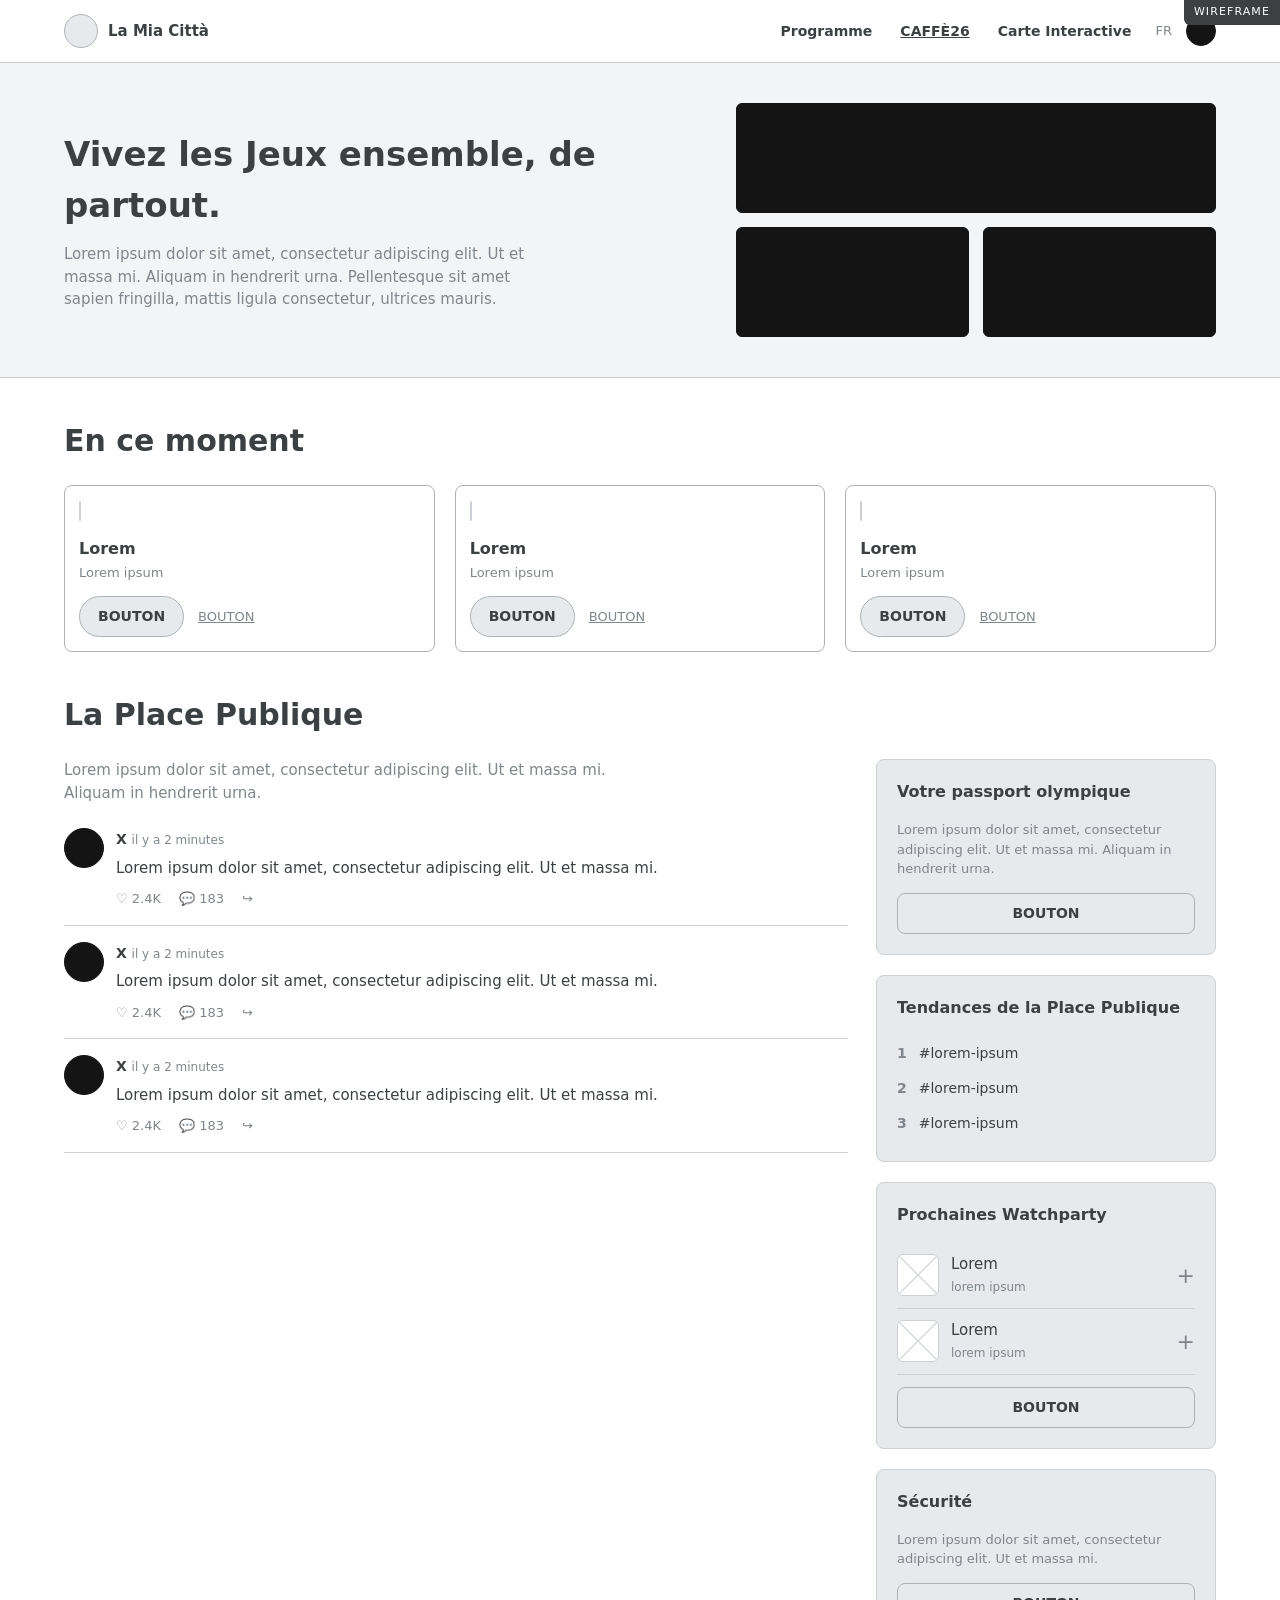
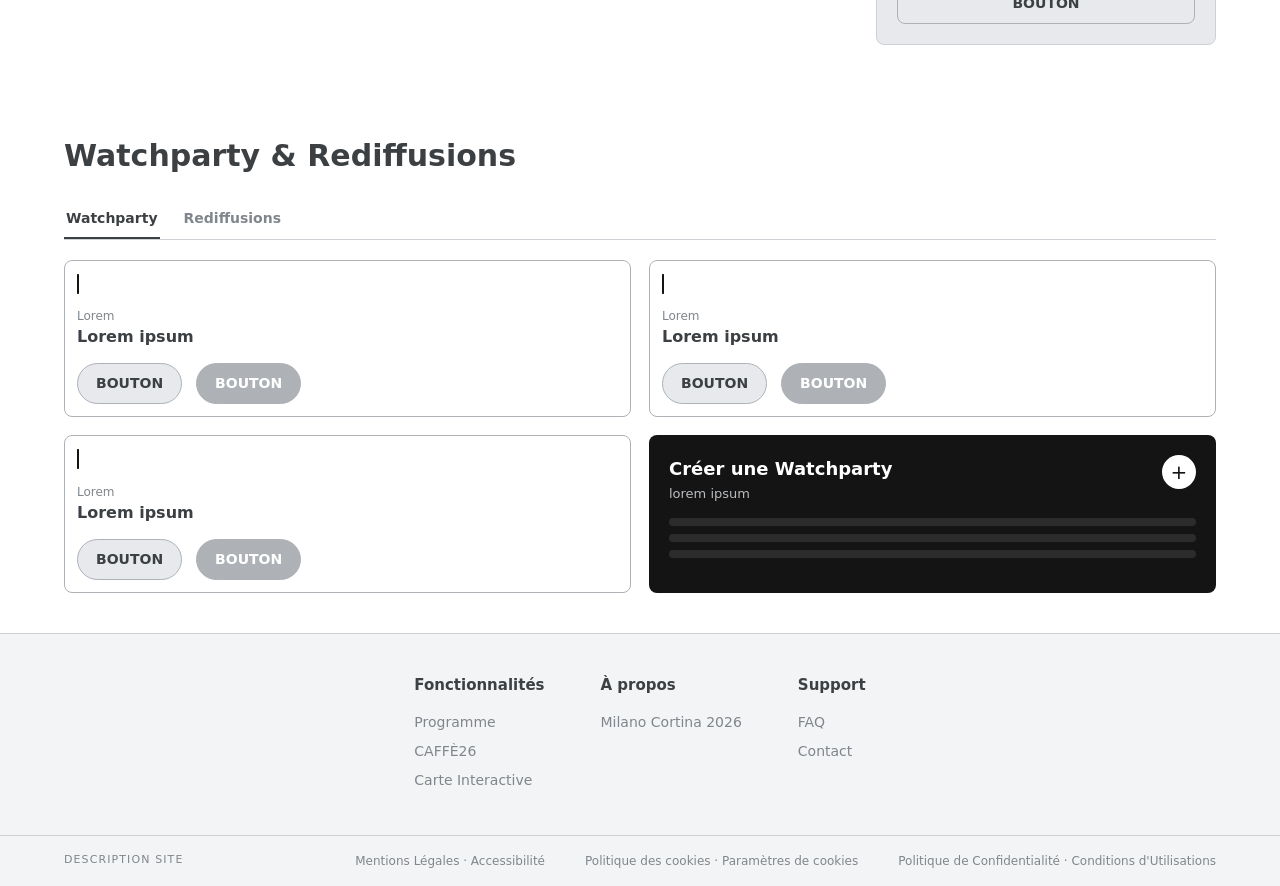
<file: caffe26-wireframe.html>
<!doctype html>
<html lang="fr">
<head>
  <meta charset="utf-8" />
  <meta name="viewport" content="width=device-width, initial-scale=1" />
  <title>CAFFÈ26 — La Place Publique (Wireframe)</title>
  <link rel="stylesheet" href="css/wireframe.css" />
</head>
<body>
  <span class="wf-flag">Wireframe</span>

  <!-- ===== HEADER ===== -->
  <header class="wf-header">
    <div class="wf-wrap wf-header__inner">
      <a class="wf-logo" href="index.html"><span class="wf-circle"></span> La Mia Città</a>
      <nav class="wf-nav">
        <a href="programme.html">Programme</a>
        <a href="caffe26.html" aria-current="page">CAFFÈ26</a>
        <a href="carte.html">Carte Interactive</a>
      </nav>
      <div class="wf-header__actions">
        <span class="wf-muted" style="font-size:13px">FR</span>
        <span class="wf-circle" style="background:#141414;border-color:#141414"></span>
      </div>
    </div>
  </header>

  <!-- ===== HÉRO ===== -->
  <section class="wf-hero">
    <div class="wf-wrap wf-hero__inner">
      <div class="wf-hero__text">
        <h1>Vivez les Jeux ensemble, de partout.</h1>
        <p>Lorem ipsum dolor sit amet, consectetur adipiscing elit. Ut et massa mi. Aliquam in hendrerit urna. Pellentesque sit amet sapien fringilla, mattis ligula consectetur, ultrices mauris.</p>
      </div>
      <div class="wf-hero__cluster">
        <span class="wf-img wf-img--dark"></span>
        <span class="wf-img wf-img--dark"></span>
        <span class="wf-img wf-img--dark"></span>
      </div>
    </div>
  </section>

  <!-- ===== EN CE MOMENT ===== -->
  <section class="wf-wrap wf-section">
    <h2 class="wf-h2">En ce moment</h2>
    <div class="wf-cards3">
      <article class="wf-box wf-mediacard">
        <span class="wf-img"></span>
        <h4>Lorem</h4>
        <p class="wf-muted" style="margin:0;font-size:13px">Lorem ipsum</p>
        <div class="wf-btnrow"><a class="wf-btn" href="#">BOUTON</a><a class="wf-link" href="#">BOUTON</a></div>
      </article>
      <article class="wf-box wf-mediacard">
        <span class="wf-img"></span>
        <h4>Lorem</h4>
        <p class="wf-muted" style="margin:0;font-size:13px">Lorem ipsum</p>
        <div class="wf-btnrow"><a class="wf-btn" href="#">BOUTON</a><a class="wf-link" href="#">BOUTON</a></div>
      </article>
      <article class="wf-box wf-mediacard">
        <span class="wf-img"></span>
        <h4>Lorem</h4>
        <p class="wf-muted" style="margin:0;font-size:13px">Lorem ipsum</p>
        <div class="wf-btnrow"><a class="wf-btn" href="#">BOUTON</a><a class="wf-link" href="#">BOUTON</a></div>
      </article>
    </div>
  </section>

  <!-- ===== LA PLACE PUBLIQUE (2 colonnes) ===== -->
  <section class="wf-wrap">
    <h2 class="wf-h2">La Place Publique</h2>
    <div class="wf-grid" style="margin-top:0">

      <!-- Fil de posts -->
      <div class="wf-col">
        <p class="wf-muted" style="margin:0 0 8px;max-width:60ch">Lorem ipsum dolor sit amet, consectetur adipiscing elit. Ut et massa mi. Aliquam in hendrerit urna.</p>

        <article class="wf-post">
          <span class="wf-circle" style="background:#141414;border-color:#141414"></span>
          <div>
            <span class="wf-post__name">X</span> <span class="wf-post__time">il y a 2 minutes</span>
            <p style="margin:6px 0 0">Lorem ipsum dolor sit amet, consectetur adipiscing elit. Ut et massa mi.</p>
            <div class="wf-post__meta"><span>♡ 2.4K</span><span>💬 183</span><span>↪</span></div>
          </div>
        </article>
        <article class="wf-post">
          <span class="wf-circle" style="background:#141414;border-color:#141414"></span>
          <div>
            <span class="wf-post__name">X</span> <span class="wf-post__time">il y a 2 minutes</span>
            <p style="margin:6px 0 0">Lorem ipsum dolor sit amet, consectetur adipiscing elit. Ut et massa mi.</p>
            <div class="wf-post__meta"><span>♡ 2.4K</span><span>💬 183</span><span>↪</span></div>
          </div>
        </article>
        <article class="wf-post">
          <span class="wf-circle" style="background:#141414;border-color:#141414"></span>
          <div>
            <span class="wf-post__name">X</span> <span class="wf-post__time">il y a 2 minutes</span>
            <p style="margin:6px 0 0">Lorem ipsum dolor sit amet, consectetur adipiscing elit. Ut et massa mi.</p>
            <div class="wf-post__meta"><span>♡ 2.4K</span><span>💬 183</span><span>↪</span></div>
          </div>
        </article>
      </div>

      <!-- Sidebar -->
      <aside class="wf-side">
        <div class="wf-box wf-card wf-card--fill">
          <h3>Votre passport olympique</h3>
          <p class="wf-muted" style="margin:0 0 14px;font-size:13px">Lorem ipsum dolor sit amet, consectetur adipiscing elit. Ut et massa mi. Aliquam in hendrerit urna.</p>
          <a class="wf-btn wf-btn--block wf-btn--sq" href="#">BOUTON</a>
        </div>

        <div class="wf-box wf-card wf-card--fill">
          <h3>Tendances de la Place Publique</h3>
          <div class="wf-rank"><b>1</b> #lorem-ipsum</div>
          <div class="wf-rank"><b>2</b> #lorem-ipsum</div>
          <div class="wf-rank"><b>3</b> #lorem-ipsum</div>
        </div>

        <div class="wf-box wf-card wf-card--fill">
          <h3>Prochaines Watchparty</h3>
          <div class="wf-wp-row"><span class="wf-img" style="background:#fff"></span> <span>Lorem<br><span class="wf-muted" style="font-size:12px">lorem ipsum</span></span> <span class="wf-wp-row__plus">+</span></div>
          <div class="wf-wp-row"><span class="wf-img" style="background:#fff"></span> <span>Lorem<br><span class="wf-muted" style="font-size:12px">lorem ipsum</span></span> <span class="wf-wp-row__plus">+</span></div>
          <a class="wf-btn wf-btn--block wf-btn--sq" href="#" style="margin-top:12px">BOUTON</a>
        </div>

        <div class="wf-box wf-card wf-card--fill">
          <h3>Sécurité</h3>
          <p class="wf-muted" style="margin:0 0 14px;font-size:13px">Lorem ipsum dolor sit amet, consectetur adipiscing elit. Ut et massa mi.</p>
          <a class="wf-btn wf-btn--block wf-btn--sq" href="#">BOUTON</a>
        </div>
      </aside>
    </div>
  </section>

  <!-- ===== WATCHPARTY & REDIFFUSIONS ===== -->
  <section class="wf-wrap wf-section">
    <h2 class="wf-h2">Watchparty &amp; Rediffusions</h2>
    <div class="wf-tabs">
      <a href="#" aria-current="page">Watchparty</a>
      <a href="#">Rediffusions</a>
    </div>
    <div class="wf-vidgrid">
      <article class="wf-box wf-vidcard">
        <span class="wf-img wf-img--dark"><span class="wf-live">● LIVE</span></span>
        <p class="wf-muted" style="margin:12px 0 0;font-size:12px">Lorem</p>
        <h4 style="font-size:16px">Lorem ipsum</h4>
        <div class="wf-btnrow"><a class="wf-btn" href="#">BOUTON</a><a class="wf-btn wf-btn--solid" href="#">BOUTON</a></div>
      </article>
      <article class="wf-box wf-vidcard">
        <span class="wf-img wf-img--dark"><span class="wf-live">● LIVE</span></span>
        <p class="wf-muted" style="margin:12px 0 0;font-size:12px">Lorem</p>
        <h4 style="font-size:16px">Lorem ipsum</h4>
        <div class="wf-btnrow"><a class="wf-btn" href="#">BOUTON</a><a class="wf-btn wf-btn--solid" href="#">BOUTON</a></div>
      </article>
      <article class="wf-box wf-vidcard">
        <span class="wf-img wf-img--dark"><span class="wf-live">● LIVE</span></span>
        <p class="wf-muted" style="margin:12px 0 0;font-size:12px">Lorem</p>
        <h4 style="font-size:16px">Lorem ipsum</h4>
        <div class="wf-btnrow"><a class="wf-btn" href="#">BOUTON</a><a class="wf-btn wf-btn--solid" href="#">BOUTON</a></div>
      </article>
      <article class="wf-darkcard">
        <div style="display:flex;align-items:flex-start;gap:12px">
          <div>
            <h4>Créer une Watchparty</h4>
            <p class="wf-muted" style="margin:2px 0 0;font-size:13px">lorem ipsum</p>
          </div>
          <span class="wf-plus" style="margin-left:auto">+</span>
        </div>
        <div class="wf-darkcard__lines"><span></span><span></span><span></span></div>
      </article>
    </div>
  </section>

  <!-- ===== FOOTER ===== -->
  <footer class="wf-footer">
    <div class="wf-wrap wf-footer__inner">
      <div class="wf-footer__cols" style="margin-inline:auto">
        <div class="wf-footer__col">
          <h4>Fonctionnalités</h4>
          <a href="programme.html">Programme</a>
          <a href="caffe26.html">CAFFÈ26</a>
          <a href="carte.html">Carte Interactive</a>
        </div>
        <div class="wf-footer__col">
          <h4>À propos</h4>
          <a href="#">Milano Cortina 2026</a>
        </div>
        <div class="wf-footer__col">
          <h4>Support</h4>
          <a href="#">FAQ</a>
          <a href="mailto:contact@lamiacitta.fr">Contact</a>
        </div>
      </div>
    </div>
    <div class="wf-legal">
      <div class="wf-wrap wf-legal__inner" style="justify-content:space-between">
        <span class="wf-muted" style="font-size:11px;text-transform:uppercase;letter-spacing:.1em">Description site</span>
        <span style="display:flex;gap:40px;flex-wrap:wrap">
          <span>Mentions Légales · Accessibilité</span>
          <span>Politique des cookies · Paramètres de cookies</span>
          <span>Politique de Confidentialité · Conditions d'Utilisations</span>
        </span>
      </div>
    </div>
  </footer>
</body>
</html>
</file>
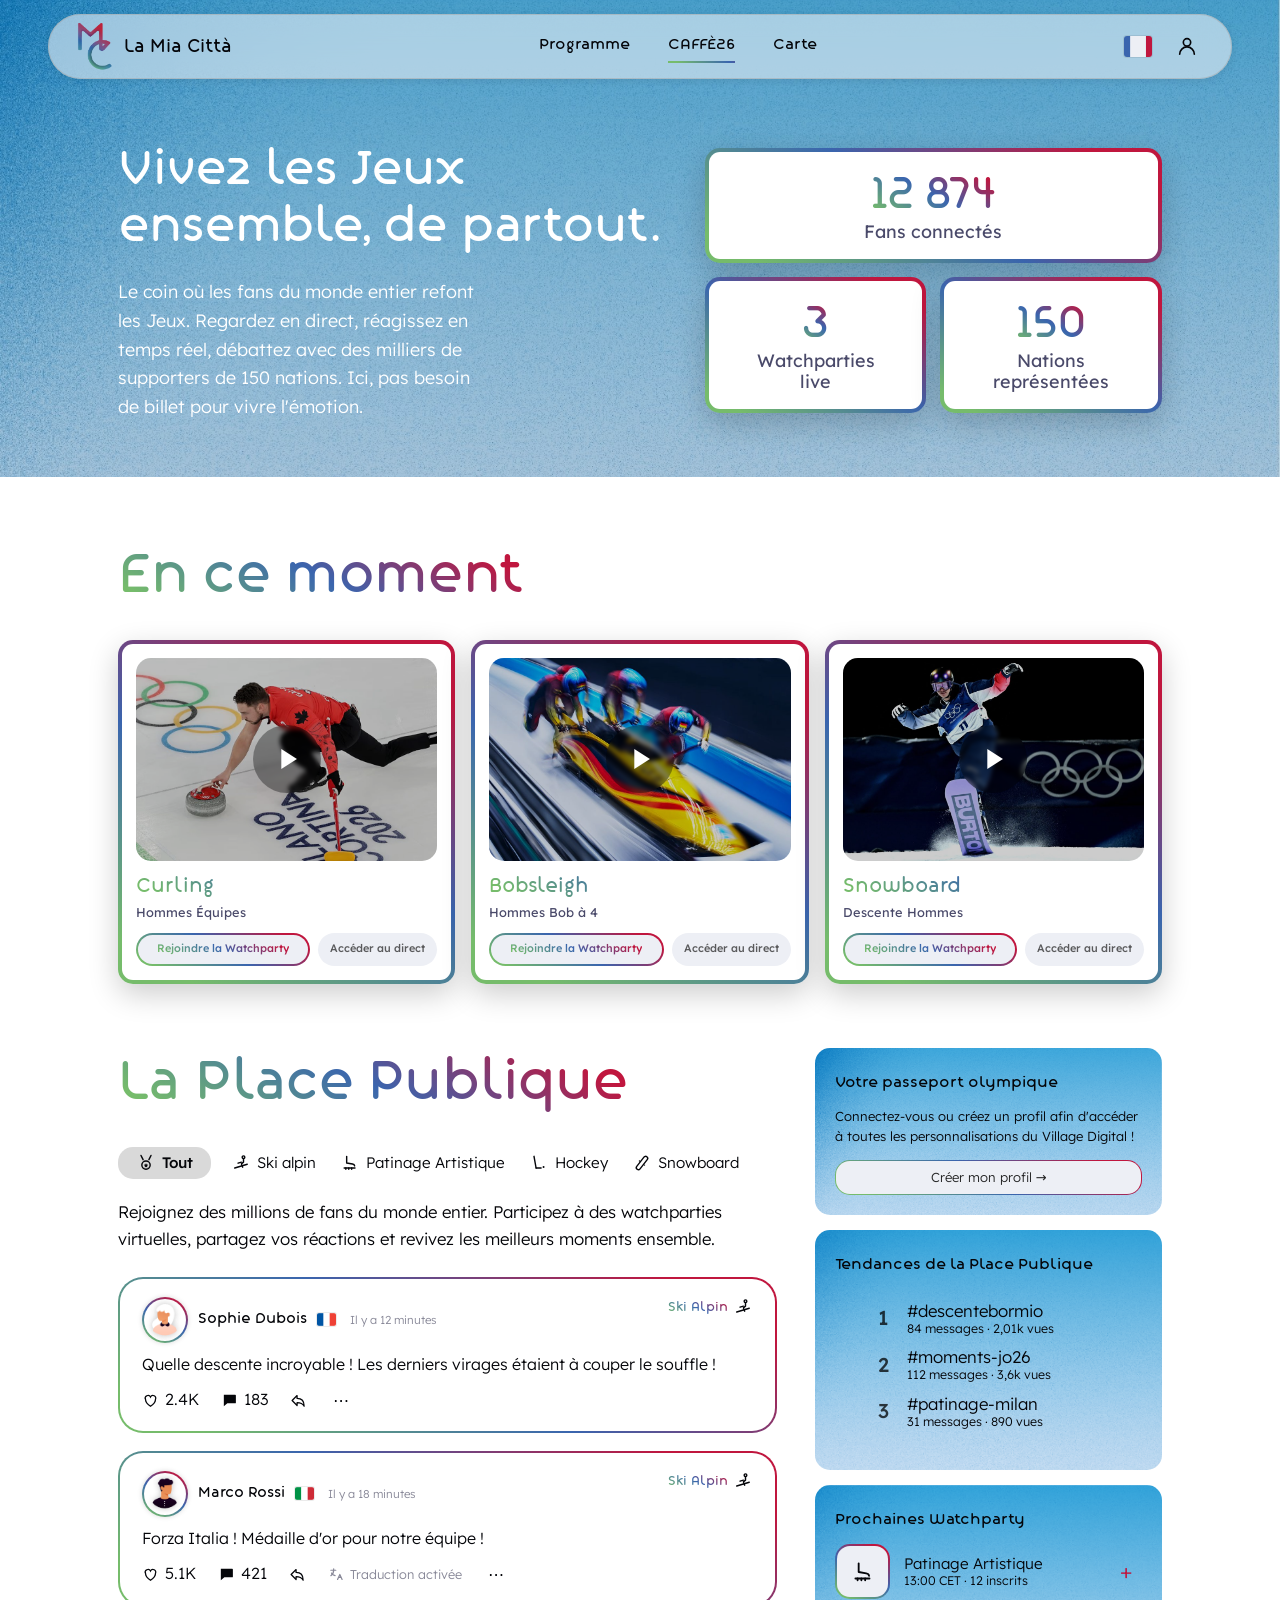
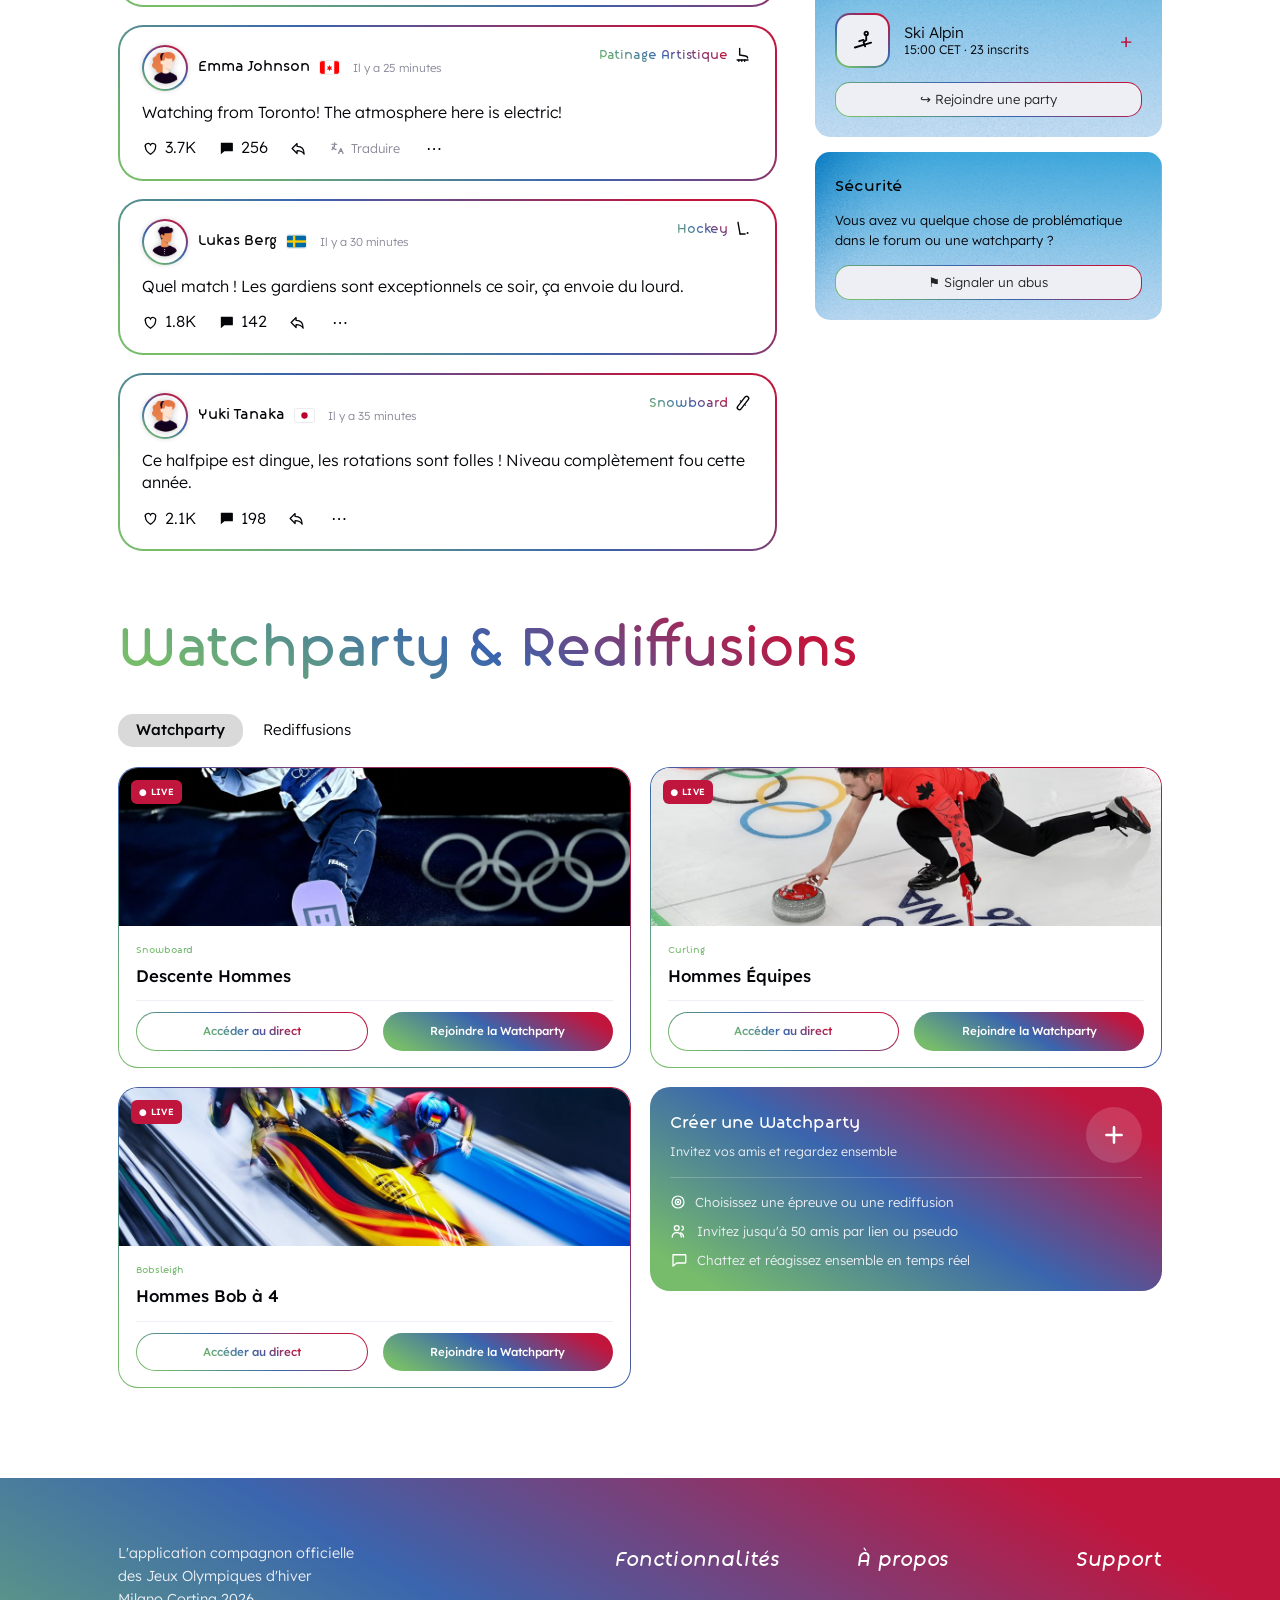
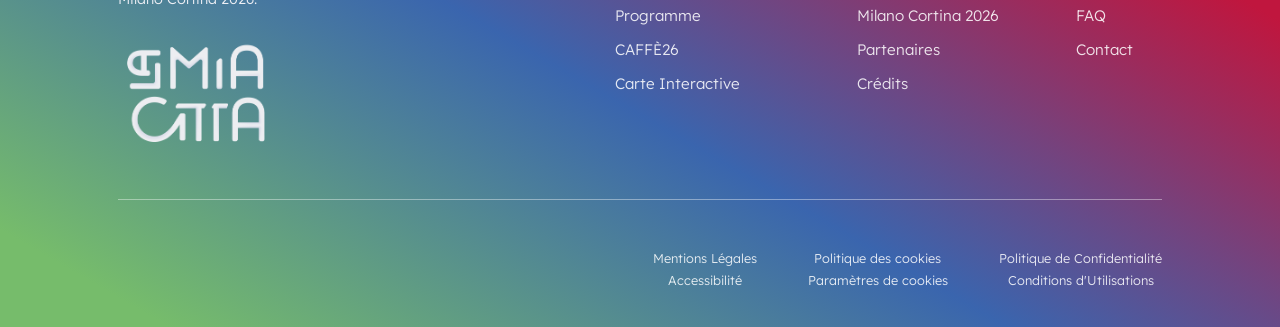
<file: caffe26.html>
<!doctype html>
<html lang="fr">
<head>
  <meta charset="utf-8" />
  <meta name="viewport" content="width=device-width, initial-scale=1" />
  <title>Le CAFFÈ26 · La Mia Città</title>
  <meta name="description" content="Le CAFFÈ26 : le coin où les fans du monde entier refont les Jeux. Watchparties en direct, réactions en temps réel et forums de la communauté Milano Cortina 2026." />

  <link rel="preconnect" href="https://fonts.googleapis.com" />
  <link rel="preconnect" href="https://fonts.gstatic.com" crossorigin />
  <link href="https://fonts.googleapis.com/css2?family=Lexend:wght@300;400;500;600;700&display=swap" rel="stylesheet" />
  <link rel="stylesheet" href="css/styles.css?v=13" />
</head>
<body>

  <!-- Dégradé de marque réutilisable pour les tracés d'icônes (SVG stroke/fill) -->
  <svg width="0" height="0" style="position:absolute" aria-hidden="true" focusable="false">
    <defs>
      <linearGradient id="mcGrad" x1="0" y1="0" x2="1" y2="1">
        <stop offset="0%" stop-color="#c0163e" />
        <stop offset="22%" stop-color="#9c2b5c" />
        <stop offset="40%" stop-color="#74437e" />
        <stop offset="60%" stop-color="#3a65ae" />
        <stop offset="80%" stop-color="#58918c" />
        <stop offset="100%" stop-color="#76bc6b" />
      </linearGradient>
    </defs>
  </svg>

  <!-- ===== HEADER (partial — « CAFFÈ26 » actif) ===== -->
  <div class="mc-navwrap">
    <header class="mc-nav">
      <a class="mc-nav__brand" href="index.html" aria-label="La Mia Città, accueil">
        <img class="mc-nav__logo" src="assets/img/logo-header.png" alt="" width="64" height="46" />
        <span class="mc-nav__name">La Mia Città</span>
      </a>
      <nav class="mc-nav__links" aria-label="Navigation principale">
        <a href="programme.html">Programme</a>
        <a href="caffe26.html" aria-current="page">CAFFÈ26</a>
        <a href="carte.html">Carte</a>
      </nav>
      <div class="mc-nav__actions">
        <img class="mc-nav__flag" src="assets/img/flag-fr.svg" alt="Français" width="31" height="24" />
        <a class="mc-iconbtn" data-account href="onboarding.html" aria-label="Mon compte">
          <svg viewBox="0 0 24 24" width="22" height="22" fill="none" stroke="currentColor" stroke-width="1.8" stroke-linecap="round" stroke-linejoin="round"><circle cx="12" cy="8" r="4" /><path d="M4 21a8 8 0 0 1 16 0" /></svg>
        </a>
      </div>
    </header>
  </div>

  <main class="mc-page mc-cf">

      <!-- =================================================================
           HÉRO — carte bleue pleine largeur « Vivez les Jeux ensemble »
           ================================================================= -->
      <section class="mc-cf-hero">
        <div class="mc-cf-hero__card">
          <img class="mc-cf-hero__bg" src="assets/img/caffe/hero-card.jpg" alt="" aria-hidden="true" />
          <div class="mc-cf-hero__inner">
            <div class="mc-cf-hero__text">
              <h1 class="mc-cf-hero__title">Vivez les Jeux ensemble, de partout.</h1>
              <p class="mc-cf-hero__lead">Le coin où les fans du monde entier refont les Jeux. Regardez en direct, réagissez en temps réel, débattez avec des milliers de supporters de 150 nations. Ici, pas besoin de billet pour vivre l'émotion.</p>
            </div>
            <div class="mc-cf-stats">
              <div class="mc-cf-stat" style="--b:#3a65ae">
                <span class="mc-cf-stat__num mc-grad-text">12 874</span>
                <span class="mc-cf-stat__lbl">Fans connectés</span>
              </div>
              <div class="mc-cf-stat" style="--b:#58918c">
                <span class="mc-cf-stat__num mc-grad-text">3</span>
                <span class="mc-cf-stat__lbl">Watchparties<br />live</span>
              </div>
              <div class="mc-cf-stat" style="--b:#74437e">
                <span class="mc-cf-stat__num mc-grad-text">150</span>
                <span class="mc-cf-stat__lbl">Nations<br />représentées</span>
              </div>
            </div>
          </div>
        </div>
      </section>

    <div class="mc-wrap">

      <!-- =================================================================
           EN CE MOMENT — 3 épreuves en direct
           ================================================================= -->
      <section class="mc-cf-section" id="en-ce-moment">
        <h2 class="mc-h2 mc-grad-text">En ce moment</h2>
        <div class="mc-cf-now">
          <article class="mc-cf-nowcard">
            <a class="mc-cf-nowcard__media" href="#">
              <img src="assets/img/caffe/curling.jpg" alt="Curling (Hommes Équipes)" />
              <span class="mc-cf-play" aria-hidden="true">
                <svg viewBox="0 0 24 24" width="34" height="34" fill="#fff"><path d="M8 5v14l11-7z"/></svg>
              </span>
            </a>
            <h3 class="mc-cf-nowcard__sport mc-grad-text">Curling</h3>
            <p class="mc-cf-nowcard__sub">Hommes Équipes</p>
            <div class="mc-cf-nowcard__btns">
              <a class="mc-cf-btn mc-cf-btn--outline" href="watchparty.html"><span class="mc-grad-text">Rejoindre la Watchparty</span></a>
              <a class="mc-cf-btn mc-cf-btn--ghost" href="direct.html">Accéder au direct</a>
            </div>
          </article>

          <article class="mc-cf-nowcard">
            <a class="mc-cf-nowcard__media" href="#">
              <img src="assets/img/caffe/bobsleigh.jpg" alt="Bobsleigh (Hommes Bob à 4)" />
              <span class="mc-cf-play" aria-hidden="true">
                <svg viewBox="0 0 24 24" width="34" height="34" fill="#fff"><path d="M8 5v14l11-7z"/></svg>
              </span>
            </a>
            <h3 class="mc-cf-nowcard__sport mc-grad-text">Bobsleigh</h3>
            <p class="mc-cf-nowcard__sub">Hommes Bob à 4</p>
            <div class="mc-cf-nowcard__btns">
              <a class="mc-cf-btn mc-cf-btn--outline" href="watchparty.html"><span class="mc-grad-text">Rejoindre la Watchparty</span></a>
              <a class="mc-cf-btn mc-cf-btn--ghost" href="direct.html">Accéder au direct</a>
            </div>
          </article>

          <article class="mc-cf-nowcard">
            <a class="mc-cf-nowcard__media" href="#">
              <img src="assets/img/caffe/snowboard.jpg" alt="Snowboard (Descente Hommes)" />
              <span class="mc-cf-play" aria-hidden="true">
                <svg viewBox="0 0 24 24" width="34" height="34" fill="#fff"><path d="M8 5v14l11-7z"/></svg>
              </span>
            </a>
            <h3 class="mc-cf-nowcard__sport mc-grad-text">Snowboard</h3>
            <p class="mc-cf-nowcard__sub">Descente Hommes</p>
            <div class="mc-cf-nowcard__btns">
              <a class="mc-cf-btn mc-cf-btn--outline" href="watchparty.html"><span class="mc-grad-text">Rejoindre la Watchparty</span></a>
              <a class="mc-cf-btn mc-cf-btn--ghost" href="direct.html">Accéder au direct</a>
            </div>
          </article>
        </div>
      </section>

      <!-- =================================================================
           LA PLACE PUBLIQUE — forum (gauche) + barre latérale (droite)
           ================================================================= -->
      <section class="mc-cf-section" id="place-publique">
        <div class="mc-cf-forum">
          <!-- Colonne forum -->
          <div class="mc-cf-forum__main">
            <h2 class="mc-h2 mc-grad-text">La Place Publique</h2>

            <div class="mc-cf-filters" id="forum-filters" role="tablist" aria-label="Filtrer par discipline">
              <button class="mc-cf-filter is-active" type="button" data-sport="all"><svg class="mc-spic" viewBox="0 0 24 24" fill="none" stroke="currentColor" stroke-width="1.7" stroke-linecap="round" stroke-linejoin="round"><path d="M8.5 8L6 3M15.5 8L18 3"/><circle cx="12" cy="14.5" r="5"/><path d="M12 12.3l.8 1.6 1.8.3-1.3 1.3.3 1.8-1.6-.9-1.6.9.3-1.8-1.3-1.3 1.8-.3z" fill="currentColor" stroke="none"/></svg> Tout</button>
              <button class="mc-cf-filter" type="button" data-sport="ski-alpin"><svg class="mc-spic" viewBox="0 0 24 24" fill="none" stroke="currentColor" stroke-width="1.7" stroke-linecap="round" stroke-linejoin="round"><circle cx="15" cy="5" r="1.6"/><path d="M15 7v4l-2.5 2 1.5 4"/><path d="M12.5 11l-4 1.2"/><path d="M4.5 18l15-4.5"/></svg> Ski alpin</button>
              <button class="mc-cf-filter" type="button" data-sport="patinage-artistique"><svg class="mc-spic" viewBox="0 0 24 24" fill="none" stroke="currentColor" stroke-width="1.7" stroke-linecap="round" stroke-linejoin="round"><path d="M8 4v8l7 1.2c1.4.25 2.4 1 2.6 2.3"/><path d="M5 18h13"/><path d="M7 18v1.6M10.5 18v1.6M14 18v1.6"/></svg> Patinage Artistique</button>
              <button class="mc-cf-filter" type="button" data-sport="hockey"><svg class="mc-spic" viewBox="0 0 24 24" fill="none" stroke="currentColor" stroke-width="1.7" stroke-linecap="round" stroke-linejoin="round"><path d="M6 4l2.5 14"/><path d="M8.5 18h6"/><circle cx="17.5" cy="16.8" r="1.2" fill="currentColor" stroke="none"/></svg> Hockey</button>
              <button class="mc-cf-filter" type="button" data-sport="snowboard"><svg class="mc-spic" viewBox="0 0 24 24" fill="none" stroke="currentColor" stroke-width="1.7" stroke-linecap="round" stroke-linejoin="round"><rect x="9.5" y="2.5" width="5" height="19" rx="2.5" transform="rotate(38 12 12)"/><circle cx="9" cy="9.5" r="0.85" fill="currentColor" stroke="none"/><circle cx="15" cy="14.5" r="0.85" fill="currentColor" stroke="none"/></svg> Snowboard</button>
            </div>

            <p class="mc-cf-forum__lead">Rejoignez des millions de fans du monde entier. Participez à des watchparties virtuelles, partagez vos réactions et revivez les meilleurs moments ensemble.</p>

            <div class="mc-cf-comments">
              <!-- Commentaire 1 -->
              <article class="mc-cf-comment" data-sport="ski-alpin">
                <span class="mc-cf-comment__sport"><span class="mc-grad-text">Ski Alpin</span> <svg class="mc-spic" viewBox="0 0 24 24" fill="none" stroke="currentColor" stroke-width="1.7" stroke-linecap="round" stroke-linejoin="round" aria-hidden="true"><circle cx="15" cy="5" r="1.6"/><path d="M15 7v4l-2.5 2 1.5 4"/><path d="M12.5 11l-4 1.2"/><path d="M4.5 18l15-4.5"/></svg></span>
                <div class="mc-cf-comment__head">
                  <span class="mc-avatar"><img src="assets/img/av/sophie.png" alt="" /></span>
                  <span class="mc-cf-comment__name">Sophie Dubois</span>
                  <svg class="mc-flagimg" viewBox="0 0 3 2" role="img" aria-label="France"><rect width="3" height="2" fill="#fff"/><rect width="1" height="2" fill="#0055A4"/><rect width="1" height="2" x="2" fill="#EF4135"/></svg>
                  <time>Il y a 12 minutes</time>
                </div>
                <p class="mc-cf-comment__msg">Quelle descente incroyable ! Les derniers virages étaient à couper le souffle !</p>
                <footer class="mc-cf-comment__meta">
                  <input type="checkbox" id="cf-like-1" class="mc-cf-likecb" hidden />
                  <label class="mc-cf-like" for="cf-like-1" aria-label="J'aime">
                    <svg class="mc-ic" viewBox="0 0 24 24" fill="none" stroke="currentColor" stroke-width="1.8"><path d="M12 20s-7-4.5-7-9.5A3.5 3.5 0 0 1 12 7a3.5 3.5 0 0 1 7 3.5C19 15.5 12 20 12 20z"/></svg> 2.4K
                  </label>
                  <span class="mc-cf-comment__stat"><svg class="mc-ic" viewBox="0 0 24 24" fill="currentColor"><path d="M4 4h16a1 1 0 0 1 1 1v10a1 1 0 0 1-1 1H9l-5 4z"/></svg> 183</span>
                  <span class="mc-cf-comment__reply"><svg class="mc-ic" viewBox="0 0 24 24" fill="none" stroke="currentColor" stroke-width="1.8" stroke-linecap="round" stroke-linejoin="round"><path d="M10 9V5l-7 7 7 7v-4c5 0 8 1.5 10 5 0-7-3-11-10-11z"/></svg></span>
                </footer>
              </article>

              <!-- Commentaire 2 (traduction toggle) -->
              <article class="mc-cf-comment" data-sport="ski-alpin">
                <span class="mc-cf-comment__sport"><span class="mc-grad-text">Ski Alpin</span> <svg class="mc-spic" viewBox="0 0 24 24" fill="none" stroke="currentColor" stroke-width="1.7" stroke-linecap="round" stroke-linejoin="round" aria-hidden="true"><circle cx="15" cy="5" r="1.6"/><path d="M15 7v4l-2.5 2 1.5 4"/><path d="M12.5 11l-4 1.2"/><path d="M4.5 18l15-4.5"/></svg></span>
                <div class="mc-cf-comment__head">
                  <span class="mc-avatar"><img src="assets/img/av/marco.png" alt="" /></span>
                  <span class="mc-cf-comment__name">Marco Rossi</span>
                  <svg class="mc-flagimg" viewBox="0 0 3 2" role="img" aria-label="Italie"><rect width="1" height="2" fill="#009246"/><rect width="1" height="2" x="1" fill="#fff"/><rect width="1" height="2" x="2" fill="#CE2B37"/></svg>
                  <time>Il y a 18 minutes</time>
                </div>
                <input type="checkbox" id="cf-tr-marco" class="mc-tr" checked hidden />
                <p class="mc-cf-comment__msg mc-msg-orig" lang="it">Forza Italia! Oro per la nostra squadra!</p>
                <p class="mc-cf-comment__msg mc-msg-fr">Forza Italia ! Médaille d'or pour notre équipe !</p>
                <footer class="mc-cf-comment__meta">
                  <input type="checkbox" id="cf-like-2" class="mc-cf-likecb" hidden />
                  <label class="mc-cf-like" for="cf-like-2" aria-label="J'aime">
                    <svg class="mc-ic" viewBox="0 0 24 24" fill="none" stroke="currentColor" stroke-width="1.8"><path d="M12 20s-7-4.5-7-9.5A3.5 3.5 0 0 1 12 7a3.5 3.5 0 0 1 7 3.5C19 15.5 12 20 12 20z"/></svg> 5.1K
                  </label>
                  <span class="mc-cf-comment__stat"><svg class="mc-ic" viewBox="0 0 24 24" fill="currentColor"><path d="M4 4h16a1 1 0 0 1 1 1v10a1 1 0 0 1-1 1H9l-5 4z"/></svg> 421</span>
                  <span class="mc-cf-comment__reply"><svg class="mc-ic" viewBox="0 0 24 24" fill="none" stroke="currentColor" stroke-width="1.8" stroke-linecap="round" stroke-linejoin="round"><path d="M10 9V5l-7 7 7 7v-4c5 0 8 1.5 10 5 0-7-3-11-10-11z"/></svg></span>
                  <label class="mc-cf-translate" for="cf-tr-marco">
                    <svg class="mc-ic" viewBox="0 0 24 24" fill="none" stroke="currentColor" stroke-width="1.7" stroke-linecap="round" stroke-linejoin="round"><path d="M4 6h7M8 4v2c0 3.6-1.8 6.2-4 7.7"/><path d="M5 10c1 1.7 3 3.1 5 3.6"/><path d="M13.5 19l3.2-7 3.2 7M14.9 16.2h3.6"/></svg>
                    <span class="mc-tr-on">Traduction activée</span><span class="mc-tr-off">Traduire</span>
                  </label>
                </footer>
              </article>

              <!-- Commentaire 3 (traduction toggle) -->
              <article class="mc-cf-comment" data-sport="patinage-artistique">
                <span class="mc-cf-comment__sport"><span class="mc-grad-text">Patinage Artistique</span> <svg class="mc-spic" viewBox="0 0 24 24" fill="none" stroke="currentColor" stroke-width="1.7" stroke-linecap="round" stroke-linejoin="round" aria-hidden="true"><path d="M8 4v8l7 1.2c1.4.25 2.4 1 2.6 2.3"/><path d="M5 18h13"/><path d="M7 18v1.6M10.5 18v1.6M14 18v1.6"/></svg></span>
                <div class="mc-cf-comment__head">
                  <span class="mc-avatar"><img src="assets/img/av/emma.png" alt="" /></span>
                  <span class="mc-cf-comment__name">Emma Johnson</span>
                  <svg class="mc-flagimg" viewBox="0 0 3 2" role="img" aria-label="Canada"><rect width="3" height="2" fill="#fff"/><rect width="0.75" height="2" fill="#FF0000"/><rect width="0.75" height="2" x="2.25" fill="#FF0000"/><path d="M1.5 0.6l.12.28.3-.05-.18.26.18.26-.3-.05-.12.28-.12-.28-.3.05.18-.26-.18-.26.3.05z" fill="#FF0000"/></svg>
                  <time>Il y a 25 minutes</time>
                </div>
                <input type="checkbox" id="cf-tr-emma" class="mc-tr" hidden />
                <p class="mc-cf-comment__msg mc-msg-orig" lang="en">Watching from Toronto! The atmosphere here is electric!</p>
                <p class="mc-cf-comment__msg mc-msg-fr">Je regarde depuis Toronto ! L'ambiance ici est électrique !</p>
                <footer class="mc-cf-comment__meta">
                  <input type="checkbox" id="cf-like-3" class="mc-cf-likecb" hidden />
                  <label class="mc-cf-like" for="cf-like-3" aria-label="J'aime">
                    <svg class="mc-ic" viewBox="0 0 24 24" fill="none" stroke="currentColor" stroke-width="1.8"><path d="M12 20s-7-4.5-7-9.5A3.5 3.5 0 0 1 12 7a3.5 3.5 0 0 1 7 3.5C19 15.5 12 20 12 20z"/></svg> 3.7K
                  </label>
                  <span class="mc-cf-comment__stat"><svg class="mc-ic" viewBox="0 0 24 24" fill="currentColor"><path d="M4 4h16a1 1 0 0 1 1 1v10a1 1 0 0 1-1 1H9l-5 4z"/></svg> 256</span>
                  <span class="mc-cf-comment__reply"><svg class="mc-ic" viewBox="0 0 24 24" fill="none" stroke="currentColor" stroke-width="1.8" stroke-linecap="round" stroke-linejoin="round"><path d="M10 9V5l-7 7 7 7v-4c5 0 8 1.5 10 5 0-7-3-11-10-11z"/></svg></span>
                  <label class="mc-cf-translate" for="cf-tr-emma">
                    <svg class="mc-ic" viewBox="0 0 24 24" fill="none" stroke="currentColor" stroke-width="1.7" stroke-linecap="round" stroke-linejoin="round"><path d="M4 6h7M8 4v2c0 3.6-1.8 6.2-4 7.7"/><path d="M5 10c1 1.7 3 3.1 5 3.6"/><path d="M13.5 19l3.2-7 3.2 7M14.9 16.2h3.6"/></svg>
                    <span class="mc-tr-on">Traduction activée</span><span class="mc-tr-off">Traduire</span>
                  </label>
                </footer>
              </article>

              <!-- Commentaire 4 (Hockey) -->
              <article class="mc-cf-comment" data-sport="hockey">
                <span class="mc-cf-comment__sport"><span class="mc-grad-text">Hockey</span> <svg class="mc-spic" viewBox="0 0 24 24" fill="none" stroke="currentColor" stroke-width="1.7" stroke-linecap="round" stroke-linejoin="round" aria-hidden="true"><path d="M6 4l2.5 14"/><path d="M8.5 18h6"/><circle cx="17.5" cy="16.8" r="1.2" fill="currentColor" stroke="none"/></svg></span>
                <div class="mc-cf-comment__head">
                  <span class="mc-avatar"><img src="assets/img/av/marco.png" alt="" /></span>
                  <span class="mc-cf-comment__name">Lukas Berg</span>
                  <svg class="mc-flagimg" viewBox="0 0 16 10" role="img" aria-label="Suède"><rect width="16" height="10" fill="#006AA7"/><rect x="5" width="2" height="10" fill="#FECC00"/><rect y="4" width="16" height="2" fill="#FECC00"/></svg>
                  <time>Il y a 30 minutes</time>
                </div>
                <p class="mc-cf-comment__msg">Quel match ! Les gardiens sont exceptionnels ce soir, ça envoie du lourd.</p>
                <footer class="mc-cf-comment__meta">
                  <input type="checkbox" id="cf-like-4" class="mc-cf-likecb" hidden />
                  <label class="mc-cf-like" for="cf-like-4" aria-label="J'aime">
                    <svg class="mc-ic" viewBox="0 0 24 24" fill="none" stroke="currentColor" stroke-width="1.8"><path d="M12 20s-7-4.5-7-9.5A3.5 3.5 0 0 1 12 7a3.5 3.5 0 0 1 7 3.5C19 15.5 12 20 12 20z"/></svg> 1.8K
                  </label>
                  <span class="mc-cf-comment__stat"><svg class="mc-ic" viewBox="0 0 24 24" fill="currentColor"><path d="M4 4h16a1 1 0 0 1 1 1v10a1 1 0 0 1-1 1H9l-5 4z"/></svg> 142</span>
                  <span class="mc-cf-comment__reply"><svg class="mc-ic" viewBox="0 0 24 24" fill="none" stroke="currentColor" stroke-width="1.8" stroke-linecap="round" stroke-linejoin="round"><path d="M10 9V5l-7 7 7 7v-4c5 0 8 1.5 10 5 0-7-3-11-10-11z"/></svg></span>
                </footer>
              </article>

              <!-- Commentaire 5 (Snowboard) -->
              <article class="mc-cf-comment" data-sport="snowboard">
                <span class="mc-cf-comment__sport"><span class="mc-grad-text">Snowboard</span> <svg class="mc-spic" viewBox="0 0 24 24" fill="none" stroke="currentColor" stroke-width="1.7" stroke-linecap="round" stroke-linejoin="round" aria-hidden="true"><rect x="9.5" y="2.5" width="5" height="19" rx="2.5" transform="rotate(38 12 12)"/><circle cx="9" cy="9.5" r="0.85" fill="currentColor" stroke="none"/><circle cx="15" cy="14.5" r="0.85" fill="currentColor" stroke="none"/></svg></span>
                <div class="mc-cf-comment__head">
                  <span class="mc-avatar"><img src="assets/img/av/emma.png" alt="" /></span>
                  <span class="mc-cf-comment__name">Yuki Tanaka</span>
                  <svg class="mc-flagimg" viewBox="0 0 3 2" role="img" aria-label="Japon"><rect width="3" height="2" fill="#fff"/><circle cx="1.5" cy="1" r="0.5" fill="#BC002D"/></svg>
                  <time>Il y a 35 minutes</time>
                </div>
                <p class="mc-cf-comment__msg">Ce halfpipe est dingue, les rotations sont folles ! Niveau complètement fou cette année.</p>
                <footer class="mc-cf-comment__meta">
                  <input type="checkbox" id="cf-like-5" class="mc-cf-likecb" hidden />
                  <label class="mc-cf-like" for="cf-like-5" aria-label="J'aime">
                    <svg class="mc-ic" viewBox="0 0 24 24" fill="none" stroke="currentColor" stroke-width="1.8"><path d="M12 20s-7-4.5-7-9.5A3.5 3.5 0 0 1 12 7a3.5 3.5 0 0 1 7 3.5C19 15.5 12 20 12 20z"/></svg> 2.1K
                  </label>
                  <span class="mc-cf-comment__stat"><svg class="mc-ic" viewBox="0 0 24 24" fill="currentColor"><path d="M4 4h16a1 1 0 0 1 1 1v10a1 1 0 0 1-1 1H9l-5 4z"/></svg> 198</span>
                  <span class="mc-cf-comment__reply"><svg class="mc-ic" viewBox="0 0 24 24" fill="none" stroke="currentColor" stroke-width="1.8" stroke-linecap="round" stroke-linejoin="round"><path d="M10 9V5l-7 7 7 7v-4c5 0 8 1.5 10 5 0-7-3-11-10-11z"/></svg></span>
                </footer>
              </article>
            </div>
          </div>

          <!-- Barre latérale -->
          <aside class="mc-cf-side">
            <!-- Passeport -->
            <div class="mc-cf-sidecard">
              <h3 class="mc-cf-sidecard__title">Votre passeport olympique</h3>
              <p class="mc-cf-sidecard__text">Connectez-vous ou créez un profil afin d'accéder à toutes les personnalisations du Village Digital !</p>
              <a class="mc-cf-sidebtn" href="compte.html" data-login>Créer mon profil →</a>
            </div>

            <!-- Tendances -->
            <div class="mc-cf-sidecard">
              <h3 class="mc-cf-sidecard__title">Tendances de la Place Publique</h3>
              <ol class="mc-cf-trends">
                <li><span class="mc-cf-trends__n">1</span><span class="mc-cf-trends__b"><strong>#descentebormio</strong><small>84 messages · 2,01k vues</small></span></li>
                <li><span class="mc-cf-trends__n">2</span><span class="mc-cf-trends__b"><strong>#moments-jo26</strong><small>112 messages · 3,6k vues</small></span></li>
                <li><span class="mc-cf-trends__n">3</span><span class="mc-cf-trends__b"><strong>#patinage-milan</strong><small>31 messages · 890 vues</small></span></li>
              </ol>
            </div>

            <!-- Prochaines Watchparty -->
            <div class="mc-cf-sidecard">
              <h3 class="mc-cf-sidecard__title">Prochaines Watchparty</h3>
              <ul class="mc-cf-next">
                <li>
                  <span class="mc-cf-next__ic"><svg class="mc-spic" viewBox="0 0 24 24" fill="none" stroke="currentColor" stroke-width="1.7" stroke-linecap="round" stroke-linejoin="round" aria-hidden="true"><path d="M8 4v8l7 1.2c1.4.25 2.4 1 2.6 2.3"/><path d="M5 18h13"/><path d="M7 18v1.6M10.5 18v1.6M14 18v1.6"/></svg></span>
                  <span class="mc-cf-next__b"><strong>Patinage Artistique</strong><small>13:00 CET · 12 inscrits</small></span>
                  <a class="mc-cf-next__add" href="#" aria-label="Rejoindre">+</a>
                </li>
                <li>
                  <span class="mc-cf-next__ic"><svg class="mc-spic" viewBox="0 0 24 24" fill="none" stroke="currentColor" stroke-width="1.7" stroke-linecap="round" stroke-linejoin="round" aria-hidden="true"><circle cx="15" cy="5" r="1.6"/><path d="M15 7v4l-2.5 2 1.5 4"/><path d="M12.5 11l-4 1.2"/><path d="M4.5 18l15-4.5"/></svg></span>
                  <span class="mc-cf-next__b"><strong>Ski Alpin</strong><small>15:00 CET · 23 inscrits</small></span>
                  <a class="mc-cf-next__add" href="#" aria-label="Rejoindre">+</a>
                </li>
              </ul>
              <a class="mc-cf-sidebtn" href="direct.html">↪ Rejoindre une party</a>
            </div>

            <!-- Sécurité -->
            <div class="mc-cf-sidecard">
              <h3 class="mc-cf-sidecard__title">Sécurité</h3>
              <p class="mc-cf-sidecard__text">Vous avez vu quelque chose de problématique dans le forum ou une watchparty ?</p>
              <a class="mc-cf-sidebtn" href="#">⚑ Signaler un abus</a>
            </div>
          </aside>
        </div>
      </section>

      <!-- =================================================================
           WATCHPARTY & REDIFFUSIONS
           ================================================================= -->
      <section class="mc-cf-section" id="watchparty">
        <h2 class="mc-h2 mc-grad-text">Watchparty &amp; Rediffusions</h2>

        <div class="mc-cf-filters" role="tablist" aria-label="Type de contenu">
          <button class="mc-cf-filter is-active" type="button">Watchparty</button>
          <button class="mc-cf-filter mc-cf-filter--text" type="button">Rediffusions</button>
        </div>

        <div class="mc-cf-wp">
          <article class="mc-cf-wpcard">
            <div class="mc-cf-wpcard__media">
              <img src="assets/img/caffe/snowboard.jpg" alt="Snowboard (Descente Hommes)" />
              <span class="mc-cf-live">● LIVE</span>
            </div>
            <div class="mc-cf-wpcard__body">
              <p class="mc-cf-wpcard__sport mc-grad-text">Snowboard</p>
              <p class="mc-cf-wpcard__title">Descente Hommes</p>
              <hr class="mc-cf-wpcard__sep" />
              <div class="mc-cf-wpcard__btns">
                <a class="mc-cf-wpbtn mc-cf-wpbtn--outline" href="direct.html"><span class="mc-grad-text">Accéder au direct</span></a>
                <a class="mc-cf-wpbtn mc-cf-wpbtn--fill" href="watchparty.html">Rejoindre la Watchparty</a>
              </div>
            </div>
          </article>

          <article class="mc-cf-wpcard">
            <div class="mc-cf-wpcard__media">
              <img src="assets/img/caffe/curling.jpg" alt="Curling (Hommes Équipes)" />
              <span class="mc-cf-live">● LIVE</span>
            </div>
            <div class="mc-cf-wpcard__body">
              <p class="mc-cf-wpcard__sport mc-grad-text">Curling</p>
              <p class="mc-cf-wpcard__title">Hommes Équipes</p>
              <hr class="mc-cf-wpcard__sep" />
              <div class="mc-cf-wpcard__btns">
                <a class="mc-cf-wpbtn mc-cf-wpbtn--outline" href="direct.html"><span class="mc-grad-text">Accéder au direct</span></a>
                <a class="mc-cf-wpbtn mc-cf-wpbtn--fill" href="watchparty.html">Rejoindre la Watchparty</a>
              </div>
            </div>
          </article>

          <article class="mc-cf-wpcard">
            <div class="mc-cf-wpcard__media">
              <img src="assets/img/caffe/bobsleigh.jpg" alt="Bobsleigh (Hommes Bob à 4)" />
              <span class="mc-cf-live">● LIVE</span>
            </div>
            <div class="mc-cf-wpcard__body">
              <p class="mc-cf-wpcard__sport mc-grad-text">Bobsleigh</p>
              <p class="mc-cf-wpcard__title">Hommes Bob à 4</p>
              <hr class="mc-cf-wpcard__sep" />
              <div class="mc-cf-wpcard__btns">
                <a class="mc-cf-wpbtn mc-cf-wpbtn--outline" href="direct.html"><span class="mc-grad-text">Accéder au direct</span></a>
                <a class="mc-cf-wpbtn mc-cf-wpbtn--fill" href="watchparty.html">Rejoindre la Watchparty</a>
              </div>
            </div>
          </article>

          <!-- Carte « créer » en dégradé -->
          <article class="mc-cf-create">
            <div class="mc-cf-create__head">
              <div>
                <h3 class="mc-cf-create__title">Créer une Watchparty</h3>
                <p class="mc-cf-create__sub">Invitez vos amis et regardez ensemble</p>
              </div>
              <a class="mc-cf-create__plus" href="watchparty-privee.html" aria-label="Créer une watchparty"><svg viewBox="0 0 24 24" width="26" height="26" fill="none" stroke="currentColor" stroke-width="2.4" stroke-linecap="round"><path d="M12 5v14M5 12h14"/></svg></a>
            </div>
            <hr class="mc-cf-create__sep" />
            <ul class="mc-cf-create__list">
              <li>
                <svg viewBox="0 0 24 24" width="16" height="16" fill="none" stroke="#fff" stroke-width="1.8" stroke-linecap="round" stroke-linejoin="round"><circle cx="12" cy="12" r="9"/><circle cx="12" cy="12" r="4"/><circle cx="12" cy="12" r="1" fill="#fff"/></svg>
                Choisissez une épreuve ou une rediffusion
              </li>
              <li>
                <svg viewBox="0 0 24 24" width="18" height="18" fill="none" stroke="#fff" stroke-width="1.8" stroke-linecap="round" stroke-linejoin="round"><circle cx="9" cy="8" r="3.2"/><path d="M3 20a6 6 0 0 1 12 0"/><path d="M16 5.5a3 3 0 0 1 0 5.5M18 20a6 6 0 0 0-4-5.6"/></svg>
                Invitez jusqu'à 50 amis par lien ou pseudo
              </li>
              <li>
                <svg viewBox="0 0 24 24" width="18" height="18" fill="none" stroke="#fff" stroke-width="1.8" stroke-linecap="round" stroke-linejoin="round"><path d="M4 5h16a1 1 0 0 1 1 1v9a1 1 0 0 1-1 1H9l-5 4V6a1 1 0 0 1 1-1z"/></svg>
                Chattez et réagissez ensemble en temps réel
              </li>
            </ul>
          </article>
        </div>
      </section>

    </div>
  </main>

  <!-- ===== FOOTER (partial) ===== -->
  <footer class="mc-footer">
    <div class="mc-wrap mc-footer__inner">
      <div class="mc-footer__top">
        <div class="mc-footer__brand">
          <p class="mc-footer__tagline">L'application compagnon officielle des Jeux Olympiques d'hiver Milano Cortina 2026.</p>
          <img class="mc-footer__logo" src="assets/img/logo-footer.png" alt="Mia Città" />
        </div>
        <div class="mc-footer__cols">
          <nav class="mc-footer__col" aria-label="Fonctionnalités">
            <h4>Fonctionnalités</h4>
            <a href="programme.html">Programme</a><a href="caffe26.html">CAFFÈ26</a><a href="carte.html">Carte Interactive</a>
          </nav>
          <nav class="mc-footer__col" aria-label="À propos">
            <h4>À propos</h4>
            <a href="#">Milano Cortina 2026</a><a href="#">Partenaires</a><a href="credits.html">Crédits</a>
          </nav>
          <nav class="mc-footer__col" aria-label="Support">
            <h4>Support</h4>
            <a href="#">FAQ</a><a href="mailto:contact@lamiacitta.fr">Contact</a>
          </nav>
        </div>
      </div>
      <hr class="mc-footer__line" />
      <div class="mc-footer__legal">
        <p>Mentions Légales<br />Accessibilité</p>
        <p>Politique des cookies<br />Paramètres de cookies</p>
        <p>Politique de Confidentialité<br />Conditions d'Utilisations</p>
      </div>
    </div>
  </footer>

  <script>
    // Filtres du forum (La Place Publique) : affichent les commentaires du sport choisi.
    (function () {
      var grp = document.getElementById('forum-filters');
      if (grp) {
        var btns = [].slice.call(grp.querySelectorAll('.mc-cf-filter[data-sport]'));
        var comments = [].slice.call(document.querySelectorAll('.mc-cf-comment'));
        btns.forEach(function (btn) {
          btn.addEventListener('click', function () {
            btns.forEach(function (b) { b.classList.remove('is-active'); });
            btn.classList.add('is-active');
            var s = btn.getAttribute('data-sport');
            comments.forEach(function (c) {
              c.hidden = !(s === 'all' || c.getAttribute('data-sport') === s);
            });
          });
        });
      }
      // Onglets Watchparty / Rediffusions : bascule l'état actif.
      [].forEach.call(document.querySelectorAll('.mc-cf-filters[aria-label="Type de contenu"]'), function (group) {
        var tabs = [].slice.call(group.querySelectorAll('.mc-cf-filter'));
        tabs.forEach(function (t) {
          t.addEventListener('click', function () {
            tabs.forEach(function (x) { x.classList.remove('is-active'); });
            t.classList.add('is-active');
          });
        });
      });
    })();
  </script>
  <script src="assets/comments.js?v=13" defer></script>
  <script src="assets/i18n.js?v=13" defer></script>
  <script src="assets/auth.js?v=13" defer></script>
</body>
</html>
</file>
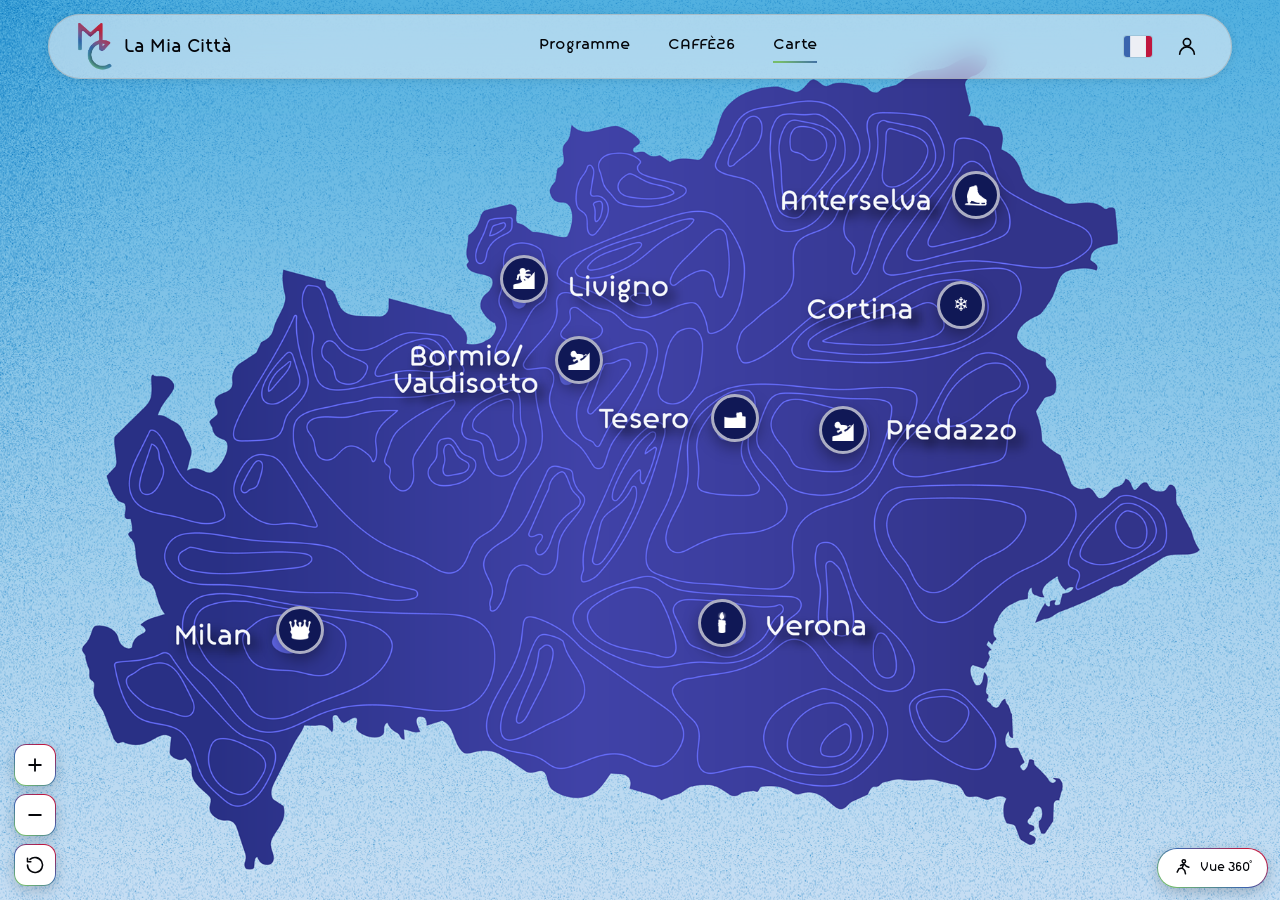
<file: carte.html>
<!doctype html>
<html lang="fr">
<head>
  <meta charset="utf-8" />
  <meta name="viewport" content="width=device-width, initial-scale=1" />
  <title>Carte Interactive · La Mia Città</title>
  <meta name="description" content="Explorez les villes hôtes de Milano Cortina 2026 sur la carte interactive et basculez en vue street view immersive." />

  <link rel="preconnect" href="https://fonts.googleapis.com" />
  <link rel="preconnect" href="https://fonts.gstatic.com" crossorigin />
  <link href="https://fonts.googleapis.com/css2?family=Lexend:wght@300;400;500;600&display=swap" rel="stylesheet" />
  <link rel="stylesheet" href="css/styles.css?v=13" />
</head>
<body class="mc-body--app">

  <!-- ===== HEADER (copie du partial — « Carte » actif) ===== -->
  <div class="mc-navwrap">
    <header class="mc-nav">
      <a class="mc-nav__brand" href="index.html" aria-label="La Mia Città, accueil">
        <img class="mc-nav__logo" src="assets/img/logo-header.png" alt="" width="64" height="46" />
        <span class="mc-nav__name">La Mia Città</span>
      </a>
      <nav class="mc-nav__links" aria-label="Navigation principale">
        <a href="programme.html">Programme</a>
        <a href="caffe26.html">CAFFÈ26</a>
        <a href="carte.html" aria-current="page">Carte</a>
      </nav>
      <div class="mc-nav__actions">
        <img class="mc-nav__flag" src="assets/img/flag-fr.svg" alt="Français" width="31" height="24" />
        <a class="mc-iconbtn" data-account href="onboarding.html" aria-label="Mon compte">
          <svg viewBox="0 0 24 24" width="22" height="22" fill="none" stroke="currentColor" stroke-width="1.8" stroke-linecap="round" stroke-linejoin="round"><circle cx="12" cy="8" r="4" /><path d="M4 21a8 8 0 0 1 16 0" /></svg>
        </a>
      </div>
    </header>
  </div>

  <!-- ===== VUE CARTE — plein écran + 8 pins (→ overlays infos) ===== -->
  <main class="mc-carte" id="vue-carte">
    <div class="mc-carte__map">
      <img class="mc-carte__img" src="assets/img/carte-full.png" alt="Carte des villes hôtes de Milano Cortina 2026" />

      <!-- 8 pins (badge navy + picto blanc) → ouvrent la carte-info de la ville -->
      <a class="mc-mappin" style="left:74.9%; top:21.7%" href="#ov-anterselva" aria-label="Anterselva"><span class="mc-mappin__dot">⛸️</span></a>
      <a class="mc-mappin" style="left:73.8%; top:33.9%" href="#ov-cortina" aria-label="Cortina"><span class="mc-mappin__dot">❄️</span></a>
      <a class="mc-mappin" style="left:41.4%; top:31.0%" href="#ov-livigno" aria-label="Livigno"><span class="mc-mappin__dot">🏂</span></a>
      <a class="mc-mappin" style="left:45.5%; top:40.0%" href="#ov-bormio" aria-label="Bormio / Valdisotto"><span class="mc-mappin__dot">⛷️</span></a>
      <a class="mc-mappin" style="left:57.0%; top:46.4%" href="#ov-tesero" aria-label="Tesero"><span class="mc-mappin__dot">🎿</span></a>
      <a class="mc-mappin" style="left:65.0%; top:47.8%" href="#ov-predazzo" aria-label="Predazzo"><span class="mc-mappin__dot">⛷️</span></a>
      <a class="mc-mappin" style="left:24.8%; top:70.0%" href="#ov-milano" aria-label="Milan"><span class="mc-mappin__dot">👑</span></a>
      <a class="mc-mappin" style="left:56.1%; top:69.2%" href="#ov-verona" aria-label="Verona"><span class="mc-mappin__dot">🕯️</span></a>
    </div>

    <!-- Contrôles (hors de l'élément zoomé → taille constante) -->
    <div class="mc-carte__zoom" role="group" aria-label="Zoom de la carte">
      <button class="mc-carte__zoombtn" type="button" data-zoom="in" aria-label="Zoomer"><svg viewBox="0 0 24 24" fill="none" stroke="currentColor" stroke-width="2.2" stroke-linecap="round"><path d="M12 5v14M5 12h14"/></svg></button>
      <button class="mc-carte__zoombtn" type="button" data-zoom="out" aria-label="Dézoomer"><svg viewBox="0 0 24 24" fill="none" stroke="currentColor" stroke-width="2.2" stroke-linecap="round"><path d="M5 12h14"/></svg></button>
      <button class="mc-carte__zoombtn" type="button" data-zoom="reset" aria-label="Réinitialiser le zoom"><svg viewBox="0 0 24 24" fill="none" stroke="currentColor" stroke-width="1.9" stroke-linecap="round" stroke-linejoin="round"><path d="M3 12a9 9 0 1 0 3-6.7"/><path d="M3 4v4h4"/></svg></button>
    </div>

    <!-- Contrôle : bascule vers la vue 360° (photo immersive de Milan) -->
    <a class="mc-mapctrl" href="#street" aria-label="Passer en vue 360°">
      <svg viewBox="0 0 24 24" width="20" height="20" fill="none" stroke="currentColor" stroke-width="1.8" stroke-linecap="round" stroke-linejoin="round"><circle cx="13" cy="4" r="2"/><path d="M9 9l4-2 3 3 3 1M13 7l-2 5 3 3 1 4M11 12l-4 1-2 4"/></svg>
      <span>Vue 360°</span>
    </a>
  </main>

  <!-- =====================================================================
       OVERLAYS VILLES (cartes infos) — composant .mc-ov réutilisé ×8
       Identique à l'accueil ; fermeture → retour à la carte (#vue-carte)
       ===================================================================== -->
  <div class="mc-ov" id="ov-milano" role="dialog" aria-modal="true" aria-label="Milano">
    <a class="mc-ov__scrim" href="#vue-carte" aria-label="Fermer"></a>
    <div class="mc-ov__card" style="--ov:#3a65ae">
      <a class="mc-ov__close" href="#vue-carte" aria-label="Fermer">&times;</a>
      <span class="mc-ov__chip">Hockey sur glace</span>
      <h3 class="mc-ov__city mc-grad-text">Milano</h3>
      <hr class="mc-ov__line" />
      <p class="mc-ov__label">Anecdote</p>
      <p class="mc-ov__text">Les Milanais ont une obsession quasi-religieuse pour le spritz, mais ils le font avec du Campari (pas de l'Aperol, c'est une affaire sérieuse). Des bars du centre ont littéralement perdu des clients en leur servant la mauvaise version. Pour eux, c'est à peu près aussi grave qu'une faute de goût en fashion week.</p>
      <img class="mc-ov__photo" loading="lazy" src="assets/img/ov/milano.jpg" alt="Milano" />
    </div>
  </div>

  <div class="mc-ov" id="ov-cortina" role="dialog" aria-modal="true" aria-label="Cortina d'Ampezzo">
    <a class="mc-ov__scrim" href="#vue-carte" aria-label="Fermer"></a>
    <div class="mc-ov__card" style="--ov:#76bc6b">
      <a class="mc-ov__close" href="#vue-carte" aria-label="Fermer">&times;</a>
      <span class="mc-ov__chip">Descente alpine</span>
      <h3 class="mc-ov__city mc-grad-text">Cortina d'Ampezzo</h3>
      <hr class="mc-ov__line" />
      <p class="mc-ov__label">Le saviez-vous ?</p>
      <p class="mc-ov__text">Cortina d'Ampezzo se prend tellement au sérieux en tant que « reine des Dolomites » que la ville a officiellement refusé plusieurs fois d'être associée à des projets jugés « pas assez chics ». Il y a quelques années, une enseigne de fast-food a tenté de s'installer en centre-ville et s'est fait poliment mais fermement éconduire. À Cortina, même les chiens de traîneau portent probablement du Canada Goose.</p>
      <img class="mc-ov__photo" loading="lazy" src="assets/img/ov/cortina.jpg" alt="Cortina d'Ampezzo" />
    </div>
  </div>

  <div class="mc-ov" id="ov-verona" role="dialog" aria-modal="true" aria-label="Verona">
    <a class="mc-ov__scrim" href="#vue-carte" aria-label="Fermer"></a>
    <div class="mc-ov__card" style="--ov:#74437e">
      <a class="mc-ov__close" href="#vue-carte" aria-label="Fermer">&times;</a>
      <span class="mc-ov__chip">Cérémonies</span>
      <h3 class="mc-ov__city mc-grad-text">Verona</h3>
      <hr class="mc-ov__line" />
      <p class="mc-ov__label">Le saviez-vous ?</p>
      <p class="mc-ov__text">L'Arena di Verona, amphithéâtre romain construit en l'an 30 apr. J.-C., accueillera les cérémonies de remise des médailles des JO 2026. L'une des arènes antiques les mieux conservées au monde, elle peut accueillir jusqu'à 22 000 spectateurs sous les étoiles.</p>
      <img class="mc-ov__photo" loading="lazy" src="assets/img/ov/verona.jpg" alt="Arena di Verona" />
    </div>
  </div>

  <div class="mc-ov" id="ov-bormio" role="dialog" aria-modal="true" aria-label="Bormio">
    <a class="mc-ov__scrim" href="#vue-carte" aria-label="Fermer"></a>
    <div class="mc-ov__card" style="--ov:#c0163e">
      <a class="mc-ov__close" href="#vue-carte" aria-label="Fermer">&times;</a>
      <span class="mc-ov__chip">Ski Alpin</span>
      <h3 class="mc-ov__city mc-grad-text">Bormio</h3>
      <hr class="mc-ov__line" />
      <p class="mc-ov__label">Le saviez-vous ?</p>
      <p class="mc-ov__text">La Stelvio est l'une des pistes les plus redoutées du circuit : 3,3 km de descente, 1 000 m de dénivelé et des passages à 65 % de pente. Elle accueille la Coupe du Monde depuis 1985 et voit les athlètes dépasser les 130 km/h.</p>
      <img class="mc-ov__photo" loading="lazy" src="assets/img/ov/bormio.jpg" alt="Bormio" />
    </div>
  </div>

  <div class="mc-ov" id="ov-tesero" role="dialog" aria-modal="true" aria-label="Tesero">
    <a class="mc-ov__scrim" href="#vue-carte" aria-label="Fermer"></a>
    <div class="mc-ov__card" style="--ov:#58918c">
      <a class="mc-ov__close" href="#vue-carte" aria-label="Fermer">&times;</a>
      <span class="mc-ov__chip">Cross-Country Ski</span>
      <h3 class="mc-ov__city mc-grad-text">Tesero</h3>
      <hr class="mc-ov__line" />
      <p class="mc-ov__label">Le saviez-vous ?</p>
      <p class="mc-ov__text">Tesero est un village de 3 000 habitants dans la vallée de Fiemme, et il a produit un nombre absurde de champions olympiques de ski de fond. Le ratio médailles/habitants y est tellement délirant que les habitants ont fini par appeler leur vallée « la vallée des champions » complètement sérieusement, sans ironie.</p>
      <img class="mc-ov__photo" loading="lazy" src="assets/img/ov/tesero.jpg" alt="Tesero" />
    </div>
  </div>

  <div class="mc-ov" id="ov-predazzo" role="dialog" aria-modal="true" aria-label="Predazzo">
    <a class="mc-ov__scrim" href="#vue-carte" aria-label="Fermer"></a>
    <div class="mc-ov__card" style="--ov:#9c2b5c">
      <a class="mc-ov__close" href="#vue-carte" aria-label="Fermer">&times;</a>
      <span class="mc-ov__chip">Saut de ski</span>
      <h3 class="mc-ov__city mc-grad-text">Predazzo</h3>
      <hr class="mc-ov__line" />
      <p class="mc-ov__label">Le saviez-vous ?</p>
      <p class="mc-ov__text">Predazzo abrite le musée géologique des Dolomites, parce que c'est ici qu'au XIXe siècle des géologues ont compris que les Dolomites étaient d'anciens récifs coralliens. Ce qui voulait dire que ces montagnes spectaculaires étaient autrefois au fond d'une mer tropicale. Personne n'a voulu les croire au départ.</p>
      <img class="mc-ov__photo" loading="lazy" src="assets/img/ov/predazzo.jpg" alt="Predazzo" />
    </div>
  </div>

  <div class="mc-ov" id="ov-anterselva" role="dialog" aria-modal="true" aria-label="Anterselva">
    <a class="mc-ov__scrim" href="#vue-carte" aria-label="Fermer"></a>
    <div class="mc-ov__card" style="--ov:#3a65ae">
      <a class="mc-ov__close" href="#vue-carte" aria-label="Fermer">&times;</a>
      <span class="mc-ov__chip">Biathlon</span>
      <h3 class="mc-ov__city mc-grad-text">Anterselva</h3>
      <hr class="mc-ov__line" />
      <p class="mc-ov__label">Anecdote</p>
      <p class="mc-ov__text">Anterselva possède un lac glaciaire à 1 642 mètres d'altitude qui gèle si régulièrement et si parfaitement en hiver que les habitants s'en servaient comme route officielle pour traverser la vallée. Une route sur un lac, utilisée pendant des siècles, complètement normale pour eux.</p>
      <img class="mc-ov__photo" loading="lazy" src="assets/img/ov/anterselva.jpg" alt="Anterselva" />
    </div>
  </div>

  <div class="mc-ov" id="ov-livigno" role="dialog" aria-modal="true" aria-label="Livigno">
    <a class="mc-ov__scrim" href="#vue-carte" aria-label="Fermer"></a>
    <div class="mc-ov__card" style="--ov:#76bc6b">
      <a class="mc-ov__close" href="#vue-carte" aria-label="Fermer">&times;</a>
      <span class="mc-ov__chip">Snowboard</span>
      <h3 class="mc-ov__city mc-grad-text">Livigno</h3>
      <hr class="mc-ov__line" />
      <p class="mc-ov__label">Le saviez-vous ?</p>
      <p class="mc-ov__text">En hiver, Livigno est régulièrement coupée du reste de l'Italie par les chutes de neige, et pendant des siècles les habitants ont développé un dialecte local si particulier que les villages voisins avaient du mal à les comprendre. L'isolement forcé a littéralement fabriqué une langue à part entière dans une vallée de montagne.</p>
      <img class="mc-ov__photo" loading="lazy" src="assets/img/ov/livigno.jpg" alt="Livigno" />
    </div>
  </div>

  <!-- =====================================================================
       STREET VIEW (plein écran) — déclenché par le bouton bas-droite.
       Le point d'intérêt ambré ouvre la fiche « collectible » (toggle CSS).
       ===================================================================== -->
  <section class="mc-street" id="street" aria-label="Vue street view, Milan">
    <!-- Toggle CSS de la fiche collectible (avant le viewport pour le sélecteur ~) -->
    <input type="checkbox" id="sv-collect" class="mc-street__toggle" hidden />

    <!-- Conteneur défilable : la photo est zoomée et débordante → on la déplace
         au scroll/trackpad/tactile. direction:rtl = départ calé à droite, donc le
         pin (placé en haut à GAUCHE) est hors-champ et se découvre en allant à gauche. -->
    <div class="mc-street__viewport">
      <div class="mc-street__stage">
        <img class="mc-street__photo" loading="lazy" src="assets/img/imm/milano.jpg" alt="Place du Duomo, Milan" />
        <label class="mc-street__poi" for="sv-collect" aria-label="Découvrir le point d'intérêt">
          <svg viewBox="0 0 24 24" width="22" height="22" fill="none" stroke="#fff" stroke-width="1.8" stroke-linecap="round" stroke-linejoin="round"><path d="M15 4V2M15 10V8M11 6H9M21 6h-2M18.5 3.5L17 5M18.5 8.5L17 7M4 20l9-9M13.5 7.5l3 3"/></svg>
        </label>
      </div>
    </div>

    <div class="mc-street__cardwrap">
      <label class="mc-street__cardscrim" for="sv-collect" aria-label="Fermer la fiche"></label>
      <div class="mc-street__card" role="dialog" aria-label="Le Cavalier de Bronze">
        <div class="mc-street__cardhead">
          <span>Milan · La Capitale du Nord</span>
          <label class="mc-street__cardclose" for="sv-collect" aria-label="Fermer">&times;</label>
        </div>
        <div class="mc-street__cardbody">
          <img class="mc-street__cardimg" loading="lazy" src="assets/img/imm/milano.jpg" alt="" />
          <span class="mc-street__chip">✦ Collectible débloqué</span>
          <h3 class="mc-street__cardtitle">Le Cavalier de Bronze</h3>
          <p class="mc-street__cardtext">Au centre de la plus célèbre place de Milan, le premier roi de l'Italie unifiée veille sur le Duomo depuis son cheval de bronze. Sculpté par Ercole Rosa et inauguré en 1896, le monument fige Victor-Emmanuel II en plein élan, le regard tourné vers la cathédrale.</p>
        </div>
      </div>
    </div>

    <span class="mc-street__city">Milan</span>
    <!-- Retour à la carte (l'icône de base est masquée en street view, remplacée par l'icône carte) -->
    <a class="mc-street__back" href="#vue-carte" aria-label="Revenir à la carte">
      <svg viewBox="0 0 24 24" width="22" height="22" fill="none" stroke="currentColor" stroke-width="1.8" stroke-linecap="round" stroke-linejoin="round"><path d="M9 20l-5 2V6l5-2 6 2 5-2v16l-5 2-6-2z"/><path d="M9 4v16M15 6v16"/></svg>
    </a>
  </section>

  <script src="assets/map.js?v=13" defer></script>
  <script src="assets/confetti.js?v=13" defer></script>
  <script src="assets/i18n.js?v=13" defer></script>
  <script src="assets/auth.js?v=13" defer></script>
</body>
</html>
</file>
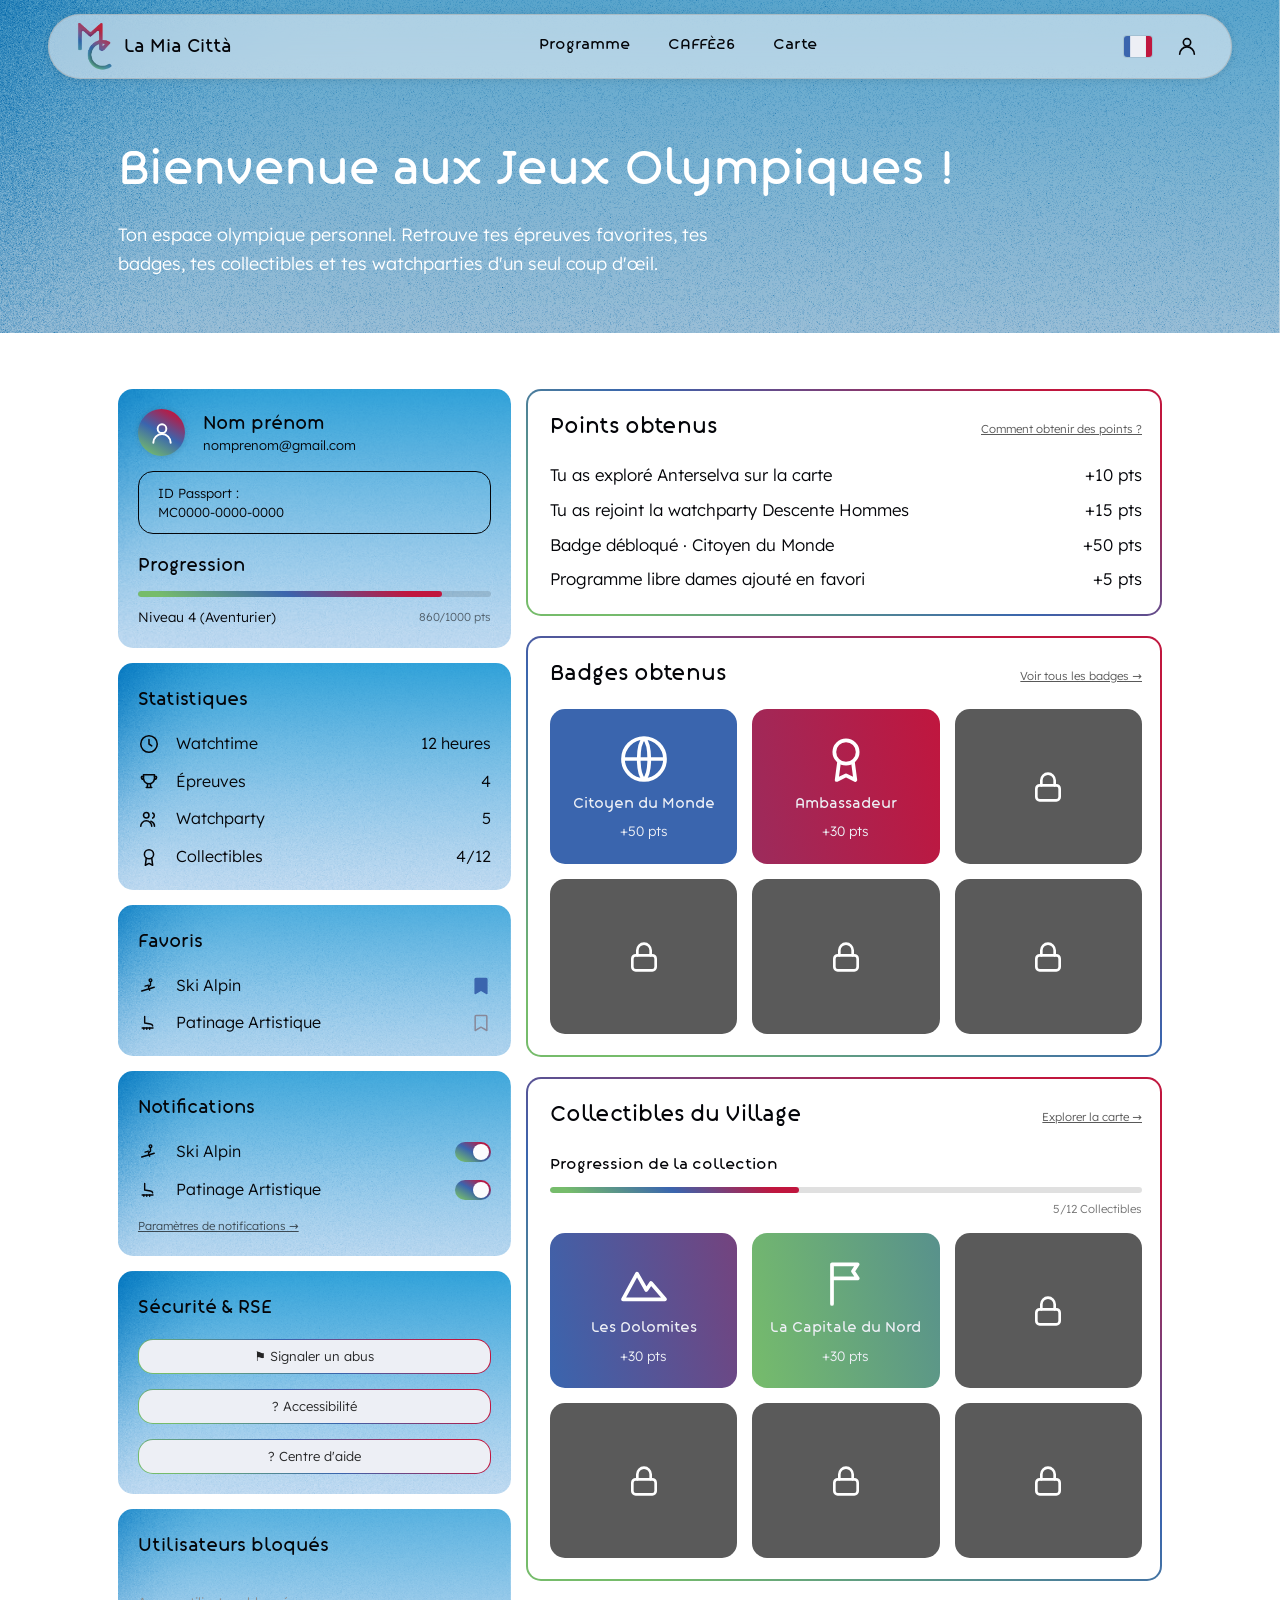
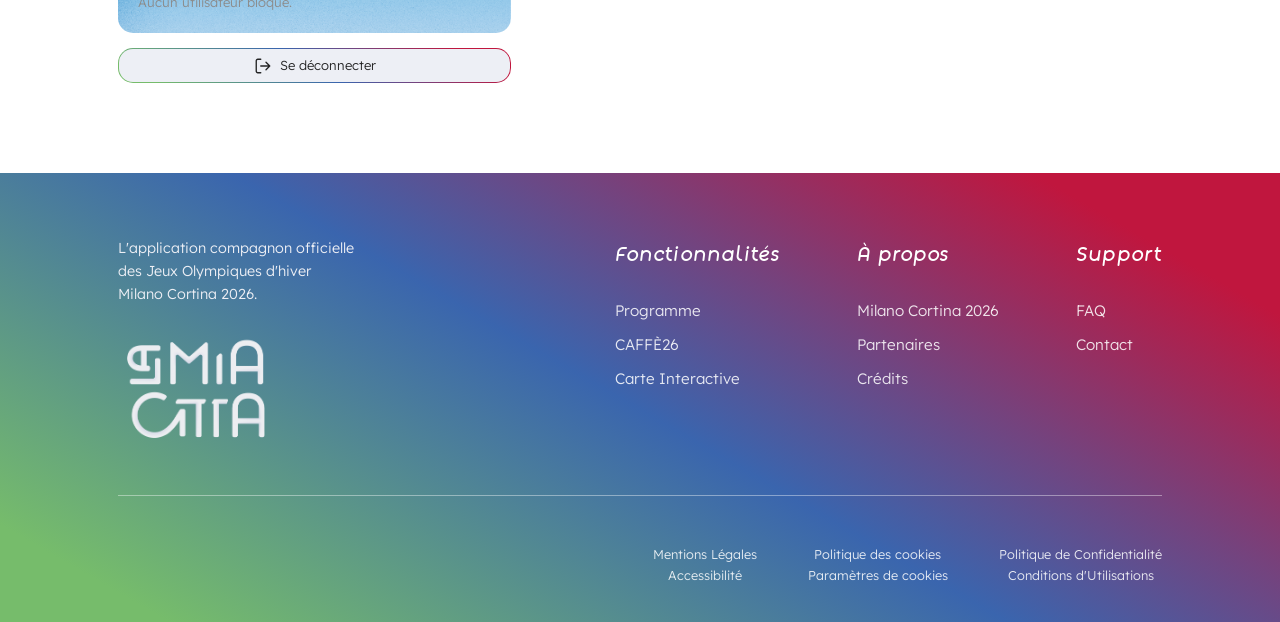
<file: compte.html>
<!doctype html>
<html lang="fr">
<head>
  <meta charset="utf-8" />
  <meta name="viewport" content="width=device-width, initial-scale=1" />
  <title>Mon espace · La Mia Città</title>
  <meta name="description" content="Ton espace olympique personnel : épreuves favorites, badges, collectibles et watchparties d'un seul coup d'œil." />

  <link rel="preconnect" href="https://fonts.googleapis.com" />
  <link rel="preconnect" href="https://fonts.gstatic.com" crossorigin />
  <link href="https://fonts.googleapis.com/css2?family=Lexend:wght@300;400;500;600;700&display=swap" rel="stylesheet" />
  <link rel="stylesheet" href="css/styles.css?v=13" />
</head>
<body>

  <!-- Dégradé de marque réutilisable pour les tracés d'icônes -->
  <svg width="0" height="0" style="position:absolute" aria-hidden="true" focusable="false">
    <defs>
      <linearGradient id="mcGrad" x1="0" y1="0" x2="1" y2="1">
        <stop offset="0%" stop-color="#c0163e" /><stop offset="22%" stop-color="#9c2b5c" />
        <stop offset="40%" stop-color="#74437e" /><stop offset="60%" stop-color="#3a65ae" />
        <stop offset="80%" stop-color="#58918c" /><stop offset="100%" stop-color="#76bc6b" />
      </linearGradient>
    </defs>
  </svg>

  <!-- ===== HEADER ===== -->
  <div class="mc-navwrap">
    <header class="mc-nav">
      <a class="mc-nav__brand" href="index.html" aria-label="La Mia Città, accueil">
        <img class="mc-nav__logo" src="assets/img/logo-header.png" alt="" width="64" height="46" />
        <span class="mc-nav__name">La Mia Città</span>
      </a>
      <nav class="mc-nav__links" aria-label="Navigation principale">
        <a href="programme.html">Programme</a>
        <a href="caffe26.html">CAFFÈ26</a>
        <a href="carte.html">Carte</a>
      </nav>
      <div class="mc-nav__actions">
        <img class="mc-nav__flag" src="assets/img/flag-fr.svg" alt="Français" width="31" height="24" />
        <a class="mc-iconbtn" data-account href="compte.html" aria-label="Mon compte" aria-current="page">
          <svg viewBox="0 0 24 24" width="22" height="22" fill="none" stroke="currentColor" stroke-width="1.8" stroke-linecap="round" stroke-linejoin="round"><circle cx="12" cy="8" r="4" /><path d="M4 21a8 8 0 0 1 16 0" /></svg>
        </a>
      </div>
    </header>
  </div>

  <main class="mc-page mc-ac">

    <!-- ===== HÉRO pleine largeur ===== -->
    <section class="mc-cf-hero mc-cf-hero--solo">
      <div class="mc-cf-hero__card">
        <img class="mc-cf-hero__bg" src="assets/img/caffe/sidebar-bg.png" alt="" aria-hidden="true" />
        <div class="mc-cf-hero__inner">
          <div class="mc-cf-hero__text">
            <h1 class="mc-cf-hero__title">Bienvenue aux Jeux Olympiques&nbsp;!</h1>
            <p class="mc-cf-hero__lead">Ton espace olympique personnel. Retrouve tes épreuves favorites, tes badges, tes collectibles et tes watchparties d'un seul coup d'œil.</p>
          </div>
        </div>
      </div>
    </section>

    <div class="mc-wrap">
      <div class="mc-ac-grid">

        <!-- ============ COLONNE GAUCHE ============ -->
        <aside class="mc-ac-side">
          <!-- Profil -->
          <div class="mc-ac-card">
            <div class="mc-ac-profile">
              <span class="mc-ac-avatar">
                <svg viewBox="0 0 24 24" width="26" height="26" fill="none" stroke="#fff" stroke-width="1.8" stroke-linecap="round" stroke-linejoin="round"><circle cx="12" cy="8" r="4"/><path d="M4 21a8 8 0 0 1 16 0"/></svg>
              </span>
              <p class="mc-ac-profile__id"><strong data-profile-name>Nom prénom</strong><span data-profile-email>nomprenom@gmail.com</span></p>
            </div>
            <div class="mc-ac-passport">ID Passport :<br />MC0000-0000-0000</div>
            <div class="mc-ac-prog">
              <h3 class="mc-ac-card__title">Progression</h3>
              <div class="mc-ac-bar"><span style="width:86%"></span></div>
              <div class="mc-ac-prog__row"><span>Niveau 4 (Aventurier)</span><span class="mc-ac-prog__pts">860/1000 pts</span></div>
            </div>
          </div>

          <!-- Statistiques -->
          <div class="mc-ac-card">
            <h3 class="mc-ac-card__title">Statistiques</h3>
            <ul class="mc-ac-stats">
              <li>
                <svg class="mc-ac-ic" viewBox="0 0 24 24" fill="none" stroke="currentColor" stroke-width="1.7" stroke-linecap="round" stroke-linejoin="round"><circle cx="12" cy="12" r="9"/><path d="M12 7v5l3 2"/></svg>
                <span>Watchtime</span><b>12 heures</b>
              </li>
              <li>
                <svg class="mc-ac-ic" viewBox="0 0 24 24" fill="none" stroke="currentColor" stroke-width="1.7" stroke-linecap="round" stroke-linejoin="round"><path d="M6 4h12v4a6 6 0 0 1-12 0z"/><path d="M6 6H4a2 2 0 0 0 2 3M18 6h2a2 2 0 0 1-2 3M9 18h6M10 18l.5-3.2M14 18l-.5-3.2"/></svg>
                <span>Épreuves</span><b>4</b>
              </li>
              <li>
                <svg class="mc-ac-ic" viewBox="0 0 24 24" fill="none" stroke="currentColor" stroke-width="1.7" stroke-linecap="round" stroke-linejoin="round"><circle cx="9" cy="8" r="3"/><path d="M3 20a6 6 0 0 1 12 0"/><path d="M16 5.5a3 3 0 0 1 0 5.5M18 20a6 6 0 0 0-4-5.6"/></svg>
                <span>Watchparty</span><b>5</b>
              </li>
              <li>
                <svg class="mc-ac-ic" viewBox="0 0 24 24" fill="none" stroke="currentColor" stroke-width="1.7" stroke-linecap="round" stroke-linejoin="round"><circle cx="12" cy="9" r="5"/><path d="M9 13.5L8 21l4-2 4 2-1-7.5"/></svg>
                <span>Collectibles</span><b>4/12</b>
              </li>
            </ul>
          </div>

          <!-- Favoris -->
          <div class="mc-ac-card">
            <h3 class="mc-ac-card__title">Favoris</h3>
            <ul class="mc-ac-fav">
              <li><span class="mc-ac-fav__ic"><svg class="mc-spic" viewBox="0 0 24 24" fill="none" stroke="currentColor" stroke-width="1.7" stroke-linecap="round" stroke-linejoin="round" aria-hidden="true"><circle cx="15" cy="5" r="1.6"/><path d="M15 7v4l-2.5 2 1.5 4"/><path d="M12.5 11l-4 1.2"/><path d="M4.5 18l15-4.5"/></svg></span><span class="mc-ac-fav__name">Ski Alpin</span>
                <input type="checkbox" id="fav-ski" class="mc-fav-cb" checked hidden />
                <label class="mc-fav-toggle" for="fav-ski" aria-label="Favori"><svg viewBox="0 0 24 24" stroke-width="1.8" stroke-linecap="round" stroke-linejoin="round"><path d="M6 3h12a1 1 0 0 1 1 1v17l-7-4-7 4V4a1 1 0 0 1 1-1z"/></svg></label>
              </li>
              <li><span class="mc-ac-fav__ic"><svg class="mc-spic" viewBox="0 0 24 24" fill="none" stroke="currentColor" stroke-width="1.7" stroke-linecap="round" stroke-linejoin="round" aria-hidden="true"><path d="M8 4v8l7 1.2c1.4.25 2.4 1 2.6 2.3"/><path d="M5 18h13"/><path d="M7 18v1.6M10.5 18v1.6M14 18v1.6"/></svg></span><span class="mc-ac-fav__name">Patinage Artistique</span>
                <input type="checkbox" id="fav-pat" class="mc-fav-cb" hidden />
                <label class="mc-fav-toggle" for="fav-pat" aria-label="Favori"><svg viewBox="0 0 24 24" stroke-width="1.8" stroke-linecap="round" stroke-linejoin="round"><path d="M6 3h12a1 1 0 0 1 1 1v17l-7-4-7 4V4a1 1 0 0 1 1-1z"/></svg></label>
              </li>
            </ul>
          </div>

          <!-- Notifications -->
          <div class="mc-ac-card">
            <h3 class="mc-ac-card__title">Notifications</h3>
            <ul class="mc-ac-notif">
              <li><span class="mc-ac-fav__ic"><svg class="mc-spic" viewBox="0 0 24 24" fill="none" stroke="currentColor" stroke-width="1.7" stroke-linecap="round" stroke-linejoin="round" aria-hidden="true"><circle cx="15" cy="5" r="1.6"/><path d="M15 7v4l-2.5 2 1.5 4"/><path d="M12.5 11l-4 1.2"/><path d="M4.5 18l15-4.5"/></svg></span><span class="mc-ac-fav__name">Ski Alpin</span>
                <input type="checkbox" id="nt-ski" class="mc-ac-togglecb" checked hidden />
                <label class="mc-ac-toggle" for="nt-ski" aria-label="Notifications Ski Alpin"></label>
              </li>
              <li><span class="mc-ac-fav__ic"><svg class="mc-spic" viewBox="0 0 24 24" fill="none" stroke="currentColor" stroke-width="1.7" stroke-linecap="round" stroke-linejoin="round" aria-hidden="true"><path d="M8 4v8l7 1.2c1.4.25 2.4 1 2.6 2.3"/><path d="M5 18h13"/><path d="M7 18v1.6M10.5 18v1.6M14 18v1.6"/></svg></span><span class="mc-ac-fav__name">Patinage Artistique</span>
                <input type="checkbox" id="nt-pat" class="mc-ac-togglecb" checked hidden />
                <label class="mc-ac-toggle" for="nt-pat" aria-label="Notifications Patinage Artistique"></label>
              </li>
            </ul>
            <a class="mc-ac-link" href="#">Paramètres de notifications →</a>
          </div>

          <!-- Sécurité & RSE -->
          <div class="mc-ac-card">
            <h3 class="mc-ac-card__title">Sécurité &amp; RSE</h3>
            <a class="mc-cf-sidebtn" href="#">⚑ Signaler un abus</a>
            <a class="mc-cf-sidebtn" href="#">? Accessibilité</a>
            <a class="mc-cf-sidebtn" href="#">? Centre d'aide</a>
          </div>

          <!-- Utilisateurs bloqués -->
          <div class="mc-ac-card">
            <h3 class="mc-ac-card__title">Utilisateurs bloqués</h3>
            <ul class="mc-ac-blocked" data-blocked-list></ul>
            <p class="mc-ac-blocked__empty" data-blocked-empty>Aucun utilisateur bloqué.</p>
          </div>

          <a class="mc-cf-sidebtn mc-ac-logout" href="onboarding.html" data-logout>
            <svg viewBox="0 0 24 24" width="18" height="18" fill="none" stroke="currentColor" stroke-width="1.8" stroke-linecap="round" stroke-linejoin="round"><path d="M9 21H5a2 2 0 0 1-2-2V5a2 2 0 0 1 2-2h4"/><path d="M16 17l5-5-5-5M21 12H9"/></svg>
            Se déconnecter
          </a>
        </aside>

        <!-- ============ COLONNE DROITE ============ -->
        <div class="mc-ac-main">

          <!-- Points obtenus -->
          <section class="mc-ac-panel" id="points">
            <div class="mc-ac-panel__head">
              <h2 class="mc-ac-panel__title">Points obtenus</h2>
              <a class="mc-ac-link" href="#pts-help">Comment obtenir des points ?</a>
            </div>
            <ul class="mc-ac-points">
              <li><span>Tu as exploré Anterselva sur la carte</span><b>+10 pts</b></li>
              <li><span>Tu as rejoint la watchparty Descente Hommes</span><b>+15 pts</b></li>
              <li><span>Badge débloqué · Citoyen du Monde</span><b>+50 pts</b></li>
              <li><span>Programme libre dames ajouté en favori</span><b>+5 pts</b></li>
            </ul>
          </section>

          <!-- Badges obtenus -->
          <section class="mc-ac-panel" id="badges">
            <div class="mc-ac-panel__head">
              <h2 class="mc-ac-panel__title">Badges obtenus</h2>
              <a class="mc-ac-link" href="#">Voir tous les badges →</a>
            </div>
            <div class="mc-ac-tiles">
              <a class="mc-ac-tile" href="#bd-citoyen" style="background:#3a65ae">
                <svg class="mc-ac-tile__ic" viewBox="0 0 24 24" fill="none" stroke="#fff" stroke-width="1.6"><circle cx="12" cy="12" r="9"/><path d="M3 12h18M12 3c3 3 3 15 0 18M12 3c-3 3-3 15 0 18"/></svg>
                <span class="mc-ac-tile__name">Citoyen du Monde</span><span class="mc-ac-tile__pts">+50 pts</span>
              </a>
              <a class="mc-ac-tile" href="#bd-ambassadeur" style="background:linear-gradient(257deg,#c0163e,#9c2b5c)">
                <svg class="mc-ac-tile__ic" viewBox="0 0 24 24" fill="none" stroke="#fff" stroke-width="1.6" stroke-linecap="round" stroke-linejoin="round"><circle cx="12" cy="9" r="5"/><path d="M9 13.5L8 21l4-2 4 2-1-7.5"/></svg>
                <span class="mc-ac-tile__name">Ambassadeur</span><span class="mc-ac-tile__pts">+30 pts</span>
              </a>
              <div class="mc-ac-tile mc-ac-tile--lock"><svg viewBox="0 0 24 24" width="40" height="40" fill="none" stroke="#fff" stroke-width="1.6" stroke-linecap="round" stroke-linejoin="round"><rect x="5" y="11" width="14" height="9" rx="2"/><path d="M8 11V8a4 4 0 0 1 8 0v3"/></svg></div>
              <div class="mc-ac-tile mc-ac-tile--lock"><svg viewBox="0 0 24 24" width="40" height="40" fill="none" stroke="#fff" stroke-width="1.6" stroke-linecap="round" stroke-linejoin="round"><rect x="5" y="11" width="14" height="9" rx="2"/><path d="M8 11V8a4 4 0 0 1 8 0v3"/></svg></div>
              <div class="mc-ac-tile mc-ac-tile--lock"><svg viewBox="0 0 24 24" width="40" height="40" fill="none" stroke="#fff" stroke-width="1.6" stroke-linecap="round" stroke-linejoin="round"><rect x="5" y="11" width="14" height="9" rx="2"/><path d="M8 11V8a4 4 0 0 1 8 0v3"/></svg></div>
              <div class="mc-ac-tile mc-ac-tile--lock"><svg viewBox="0 0 24 24" width="40" height="40" fill="none" stroke="#fff" stroke-width="1.6" stroke-linecap="round" stroke-linejoin="round"><rect x="5" y="11" width="14" height="9" rx="2"/><path d="M8 11V8a4 4 0 0 1 8 0v3"/></svg></div>
            </div>
          </section>

          <!-- Collectibles du Village -->
          <section class="mc-ac-panel" id="collectibles">
            <div class="mc-ac-panel__head">
              <h2 class="mc-ac-panel__title">Collectibles du Village</h2>
              <a class="mc-ac-link" href="carte.html">Explorer la carte →</a>
            </div>
            <p class="mc-ac-subtitle">Progression de la collection</p>
            <div class="mc-ac-bar mc-ac-bar--wide"><span style="width:42%"></span></div>
            <p class="mc-ac-count">5/12 Collectibles</p>
            <div class="mc-ac-tiles">
              <a class="mc-ac-tile" href="#cl-dolomites" style="background:linear-gradient(257deg,#74437e,#3a65ae)">
                <svg class="mc-ac-tile__ic" viewBox="0 0 24 24" fill="none" stroke="#fff" stroke-width="1.6" stroke-linecap="round" stroke-linejoin="round"><path d="M3 19l6-11 4 7 2-3 6 7z"/></svg>
                <span class="mc-ac-tile__name">Les Dolomites</span><span class="mc-ac-tile__pts">+30 pts</span>
              </a>
              <a class="mc-ac-tile" href="#cl-milan" style="background:linear-gradient(257deg,#58918c,#76bc6b)">
                <svg class="mc-ac-tile__ic" viewBox="0 0 24 24" fill="none" stroke="#fff" stroke-width="1.6" stroke-linecap="round" stroke-linejoin="round"><path d="M6 21V4M6 4h11l-2 3 2 3H6"/></svg>
                <span class="mc-ac-tile__name">La Capitale du Nord</span><span class="mc-ac-tile__pts">+30 pts</span>
              </a>
              <div class="mc-ac-tile mc-ac-tile--lock"><svg viewBox="0 0 24 24" width="40" height="40" fill="none" stroke="#fff" stroke-width="1.6" stroke-linecap="round" stroke-linejoin="round"><rect x="5" y="11" width="14" height="9" rx="2"/><path d="M8 11V8a4 4 0 0 1 8 0v3"/></svg></div>
              <div class="mc-ac-tile mc-ac-tile--lock"><svg viewBox="0 0 24 24" width="40" height="40" fill="none" stroke="#fff" stroke-width="1.6" stroke-linecap="round" stroke-linejoin="round"><rect x="5" y="11" width="14" height="9" rx="2"/><path d="M8 11V8a4 4 0 0 1 8 0v3"/></svg></div>
              <div class="mc-ac-tile mc-ac-tile--lock"><svg viewBox="0 0 24 24" width="40" height="40" fill="none" stroke="#fff" stroke-width="1.6" stroke-linecap="round" stroke-linejoin="round"><rect x="5" y="11" width="14" height="9" rx="2"/><path d="M8 11V8a4 4 0 0 1 8 0v3"/></svg></div>
              <div class="mc-ac-tile mc-ac-tile--lock"><svg viewBox="0 0 24 24" width="40" height="40" fill="none" stroke="#fff" stroke-width="1.6" stroke-linecap="round" stroke-linejoin="round"><rect x="5" y="11" width="14" height="9" rx="2"/><path d="M8 11V8a4 4 0 0 1 8 0v3"/></svg></div>
            </div>
          </section>

        </div>
      </div>
    </div>

    <!-- =================================================================
         MODALS BADGES & COLLECTIBLES (CSS :target, sans JS)
         Composant .mc-modal réutilisé ; accent via --ac / --ac2.
         ================================================================= -->
    <!-- Comment obtenir des points -->
    <div class="mc-modal" id="pts-help" role="dialog" aria-modal="true" aria-label="Comment obtenir des points" style="--ac:#3a65ae; --ac2:#74437e">
      <a class="mc-modal__scrim" href="#points" aria-label="Fermer"></a>
      <div class="mc-modal__card">
        <div class="mc-modal__head"><span>Comment obtenir des points ?</span><a class="mc-modal__close" href="#points" aria-label="Fermer">✕</a></div>
        <div class="mc-modal__body">
          <p class="mc-modal__text" style="text-align:center">Gagne des points en vivant les Jeux et grimpe les niveaux du Village Digital.</p>
          <ul class="mc-pts-list">
            <li><span>Explorer un lieu sur la carte interactive</span><b>+10 pts</b></li>
            <li><span>Rejoindre une watchparty en direct</span><b>+15 pts</b></li>
            <li><span>Collecter un souvenir du Village</span><b>+30 pts</b></li>
            <li><span>Débloquer un badge</span><b>+50 pts</b></li>
            <li><span>Ajouter une épreuve en favori</span><b>+5 pts</b></li>
            <li><span>Réagir sur la Place Publique</span><b>+5 pts</b></li>
          </ul>
        </div>
      </div>
    </div>

    <!-- Badge : Citoyen du Monde -->
    <div class="mc-modal" id="bd-citoyen" role="dialog" aria-modal="true" aria-label="Badge Citoyen du Monde" style="--ac:#3a65ae; --ac2:#3a65ae">
      <a class="mc-modal__scrim" href="#badges" aria-label="Fermer"></a>
      <div class="mc-modal__card">
        <div class="mc-modal__head"><span>Citoyen du Monde · Badge</span><a class="mc-modal__close" href="#badges" aria-label="Fermer">✕</a></div>
        <div class="mc-modal__body">
          <div class="mc-modal__hero mc-modal__hero--icon">
            <svg viewBox="0 0 24 24" width="56" height="56" fill="none" stroke="#fff" stroke-width="1.4"><circle cx="12" cy="12" r="9"/><path d="M3 12h18M12 3c3 3 3 15 0 18M12 3c-3 3-3 15 0 18"/></svg>
          </div>
          <span class="mc-modal__chip">✦ Badge débloqué</span>
          <h3 class="mc-modal__title">Citoyen du Monde</h3>
          <hr class="mc-modal__line" />
          <p class="mc-modal__label">L'anecdote</p>
          <p class="mc-modal__text">Le badge des explorateurs sans frontières. Tu suis les Jeux aux côtés de fans des quatre coins du monde, sans jamais quitter ton salon.</p>
          <p class="mc-modal__label">Pourquoi ce badge ?</p>
          <p class="mc-modal__text mc-modal__text--mute">Tu as rejoint une watchparty internationale et échangé avec la communauté mondiale du Village Digital.</p>
        </div>
      </div>
    </div>

    <!-- Badge : Ambassadeur -->
    <div class="mc-modal" id="bd-ambassadeur" role="dialog" aria-modal="true" aria-label="Badge Ambassadeur" style="--ac:#c0163e; --ac2:#9c2b5c">
      <a class="mc-modal__scrim" href="#badges" aria-label="Fermer"></a>
      <div class="mc-modal__card">
        <div class="mc-modal__head"><span>Ambassadeur · Badge</span><a class="mc-modal__close" href="#badges" aria-label="Fermer">✕</a></div>
        <div class="mc-modal__body">
          <div class="mc-modal__hero mc-modal__hero--icon">
            <svg viewBox="0 0 24 24" width="56" height="56" fill="none" stroke="#fff" stroke-width="1.4" stroke-linecap="round" stroke-linejoin="round"><circle cx="12" cy="9" r="5"/><path d="M9 13.5L8 21l4-2 4 2-1-7.5"/></svg>
          </div>
          <span class="mc-modal__chip">✦ Badge débloqué</span>
          <h3 class="mc-modal__title">Ambassadeur</h3>
          <hr class="mc-modal__line" />
          <p class="mc-modal__label">L'anecdote</p>
          <p class="mc-modal__text">Réservé à celles et ceux qui font vivre la communauté : partage, entraide et bonne humeur olympique au quotidien.</p>
          <p class="mc-modal__label">Pourquoi ce badge ?</p>
          <p class="mc-modal__text mc-modal__text--mute">Tu as publié et soutenu plusieurs messages sur la Place Publique du CAFFÈ26.</p>
        </div>
      </div>
    </div>

    <!-- Collectible : Les Dolomites -->
    <div class="mc-modal" id="cl-dolomites" role="dialog" aria-modal="true" aria-label="Collectible Les Dolomites" style="--ac:#74437e; --ac2:#3a65ae">
      <a class="mc-modal__scrim" href="#collectibles" aria-label="Fermer"></a>
      <div class="mc-modal__card">
        <div class="mc-modal__head"><span>Les Dolomites · Patrimoine</span><a class="mc-modal__close" href="#collectibles" aria-label="Fermer">✕</a></div>
        <div class="mc-modal__body">
          <div class="mc-modal__hero"><img src="assets/img/ov/cortina.jpg" alt="Les Dolomites" loading="lazy" /></div>
          <span class="mc-modal__chip">✦ Collectible débloqué</span>
          <h3 class="mc-modal__title">Les Dolomites</h3>
          <hr class="mc-modal__line" />
          <p class="mc-modal__label">L'anecdote</p>
          <p class="mc-modal__text">Inscrites au patrimoine mondial de l'UNESCO, ces cathédrales de roche pâle veillent sur les épreuves de montagne des Jeux.</p>
          <p class="mc-modal__label">Pourquoi ce badge ?</p>
          <p class="mc-modal__text mc-modal__text--mute">Tu as exploré le point naturel des Dolomites sur la carte interactive et collecté ce souvenir.</p>
        </div>
      </div>
    </div>

    <!-- Collectible : Milan / La Capitale du Nord -->
    <div class="mc-modal" id="cl-milan" role="dialog" aria-modal="true" aria-label="Collectible Milan" style="--ac:#58918c; --ac2:#76bc6b">
      <a class="mc-modal__scrim" href="#collectibles" aria-label="Fermer"></a>
      <div class="mc-modal__card">
        <div class="mc-modal__head"><span>Milan · La Capitale du Nord</span><a class="mc-modal__close" href="#collectibles" aria-label="Fermer">✕</a></div>
        <div class="mc-modal__body">
          <div class="mc-modal__hero"><img src="assets/img/imm/milano.jpg" alt="Milan (Piazza del Duomo)" loading="lazy" style="object-position:center 38%" /></div>
          <span class="mc-modal__chip">✦ Collectible débloqué</span>
          <h3 class="mc-modal__title">Milan</h3>
          <hr class="mc-modal__line" />
          <p class="mc-modal__label">L'anecdote</p>
          <p class="mc-modal__text">La ville qui ne dort jamais accueille hockey, patinage et la cérémonie de clôture. Premier collectible du Village, et le plus convoité.</p>
          <p class="mc-modal__label">Pourquoi ce badge ?</p>
          <p class="mc-modal__text mc-modal__text--mute">Tu as exploré le point culturel Milan sur la carte interactive et collecté ce souvenir.</p>
        </div>
      </div>
    </div>
  </main>

  <!-- ===== FOOTER ===== -->
  <footer class="mc-footer">
    <div class="mc-wrap mc-footer__inner">
      <div class="mc-footer__top">
        <div class="mc-footer__brand">
          <p class="mc-footer__tagline">L'application compagnon officielle des Jeux Olympiques d'hiver Milano Cortina 2026.</p>
          <img class="mc-footer__logo" src="assets/img/logo-footer.png" alt="Mia Città" />
        </div>
        <div class="mc-footer__cols">
          <nav class="mc-footer__col" aria-label="Fonctionnalités">
            <h4>Fonctionnalités</h4>
            <a href="programme.html">Programme</a><a href="caffe26.html">CAFFÈ26</a><a href="carte.html">Carte Interactive</a>
          </nav>
          <nav class="mc-footer__col" aria-label="À propos">
            <h4>À propos</h4>
            <a href="#">Milano Cortina 2026</a><a href="#">Partenaires</a><a href="credits.html">Crédits</a>
          </nav>
          <nav class="mc-footer__col" aria-label="Support">
            <h4>Support</h4>
            <a href="#">FAQ</a><a href="mailto:contact@lamiacitta.fr">Contact</a>
          </nav>
        </div>
      </div>
      <hr class="mc-footer__line" />
      <div class="mc-footer__legal">
        <p>Mentions Légales<br />Accessibilité</p>
        <p>Politique des cookies<br />Paramètres de cookies</p>
        <p>Politique de Confidentialité<br />Conditions d'Utilisations</p>
      </div>
    </div>
  </footer>

  <script src="assets/i18n.js?v=13" defer></script>
  <script src="assets/auth.js?v=13" defer></script>
</body>
</html>
</file>
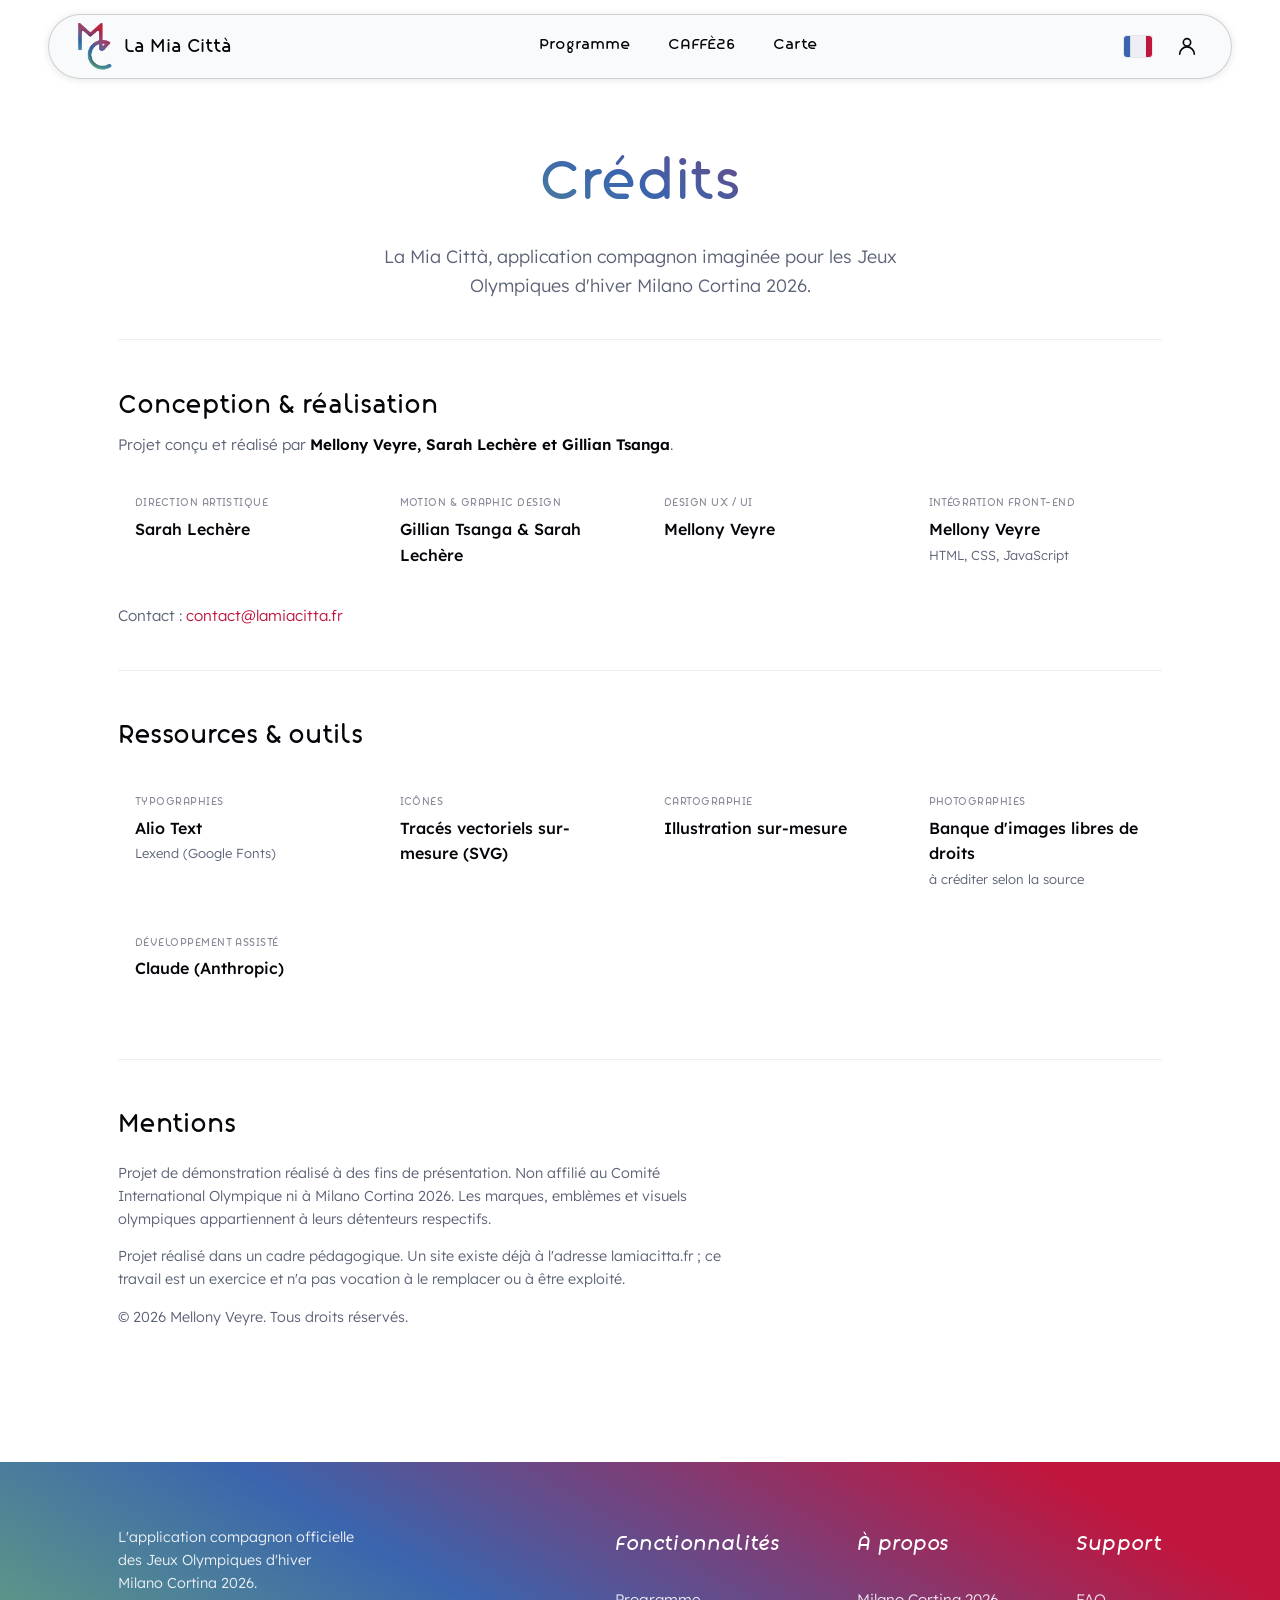
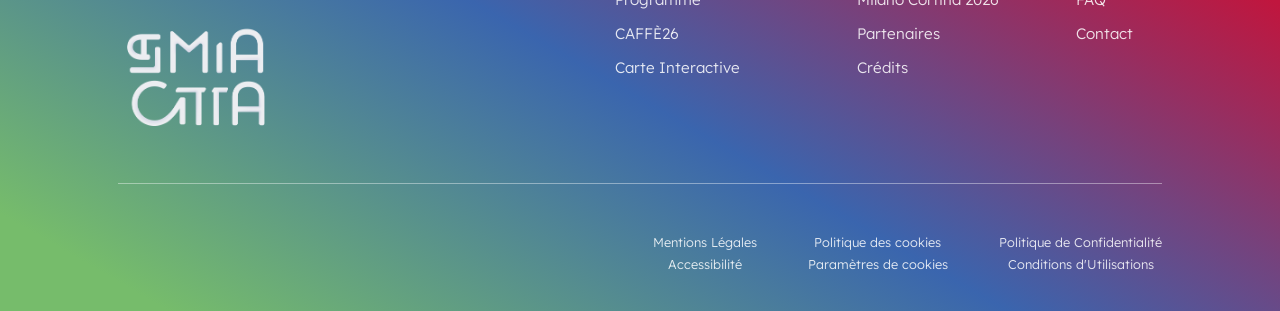
<file: credits.html>
<!doctype html>
<html lang="fr">
<head>
  <meta charset="utf-8" />
  <meta name="viewport" content="width=device-width, initial-scale=1" />
  <title>Crédits · La Mia Città</title>
  <meta name="description" content="Crédits du projet La Mia Città : conception, design, intégration et ressources." />

  <link rel="preconnect" href="https://fonts.googleapis.com" />
  <link rel="preconnect" href="https://fonts.gstatic.com" crossorigin />
  <link href="https://fonts.googleapis.com/css2?family=Lexend:wght@300;400;500;600;700&display=swap" rel="stylesheet" />
  <link rel="stylesheet" href="css/styles.css?v=13" />
</head>
<body>

  <!-- ===== HEADER ===== -->
  <div class="mc-navwrap">
    <header class="mc-nav">
      <a class="mc-nav__brand" href="index.html" aria-label="La Mia Città, accueil">
        <img class="mc-nav__logo" src="assets/img/logo-header.png" alt="" width="64" height="46" />
        <span class="mc-nav__name">La Mia Città</span>
      </a>
      <nav class="mc-nav__links" aria-label="Navigation principale">
        <a href="programme.html">Programme</a>
        <a href="caffe26.html">CAFFÈ26</a>
        <a href="carte.html">Carte</a>
      </nav>
      <div class="mc-nav__actions">
        <img class="mc-nav__flag" src="assets/img/flag-fr.svg" alt="Français" width="31" height="24" />
        <a class="mc-iconbtn" data-account href="onboarding.html" aria-label="Mon compte">
          <svg viewBox="0 0 24 24" width="22" height="22" fill="none" stroke="currentColor" stroke-width="1.8" stroke-linecap="round" stroke-linejoin="round"><circle cx="12" cy="8" r="4" /><path d="M4 21a8 8 0 0 1 16 0" /></svg>
        </a>
      </div>
    </header>
  </div>

  <main class="mc-page mc-cr">
    <div class="mc-wrap">

      <div class="mc-cr-head">
        <h1 class="mc-grad-text">Crédits</h1>
        <p>La Mia Città, application compagnon imaginée pour les Jeux Olympiques d'hiver Milano Cortina 2026.</p>
      </div>

      <!-- Conception & réalisation -->
      <section class="mc-cr-sec">
        <h2 class="mc-cr-sec__title">Conception &amp; réalisation</h2>
        <p class="mc-cr-sec__by">Projet conçu et réalisé par <strong>Mellony Veyre, Sarah Lechère et Gillian Tsanga</strong>.</p>
        <dl class="mc-cr-grid">
          <div class="mc-cr-row"><dt>Direction artistique</dt><dd>Sarah Lechère</dd></div>
          <div class="mc-cr-row"><dt>Motion &amp; Graphic Design</dt><dd>Gillian Tsanga &amp; Sarah Lechère</dd></div>
          <div class="mc-cr-row"><dt>Design UX / UI</dt><dd>Mellony Veyre</dd></div>
          <div class="mc-cr-row"><dt>Intégration front-end</dt><dd>Mellony Veyre<small>HTML, CSS, JavaScript</small></dd></div>
        </dl>
        <p class="mc-cr-sec__by" style="margin:1.3rem 0 0">Contact : <a href="mailto:contact@lamiacitta.fr" style="color:var(--mc-rouge);text-decoration:none">contact@lamiacitta.fr</a></p>
      </section>

      <!-- Ressources & outils -->
      <section class="mc-cr-sec">
        <h2 class="mc-cr-sec__title">Ressources &amp; outils</h2>
        <dl class="mc-cr-grid">
          <div class="mc-cr-row"><dt>Typographies</dt><dd>Alio Text<small>Lexend (Google Fonts)</small></dd></div>
          <div class="mc-cr-row"><dt>Icônes</dt><dd>Tracés vectoriels sur-mesure (SVG)</dd></div>
          <div class="mc-cr-row"><dt>Cartographie</dt><dd>Illustration sur-mesure</dd></div>
          <div class="mc-cr-row"><dt>Photographies</dt><dd>Banque d'images libres de droits<small>à créditer selon la source</small></dd></div>
          <div class="mc-cr-row"><dt>Développement assisté</dt><dd>Claude (Anthropic)</dd></div>
        </dl>
      </section>

      <!-- Mentions -->
      <section class="mc-cr-sec">
        <h2 class="mc-cr-sec__title">Mentions</h2>
        <p class="mc-cr-note">Projet de démonstration réalisé à des fins de présentation. Non affilié au Comité International Olympique ni à Milano Cortina 2026. Les marques, emblèmes et visuels olympiques appartiennent à leurs détenteurs respectifs.</p>
        <p class="mc-cr-note">Projet réalisé dans un cadre pédagogique. Un site existe déjà à l'adresse lamiacitta.fr ; ce travail est un exercice et n'a pas vocation à le remplacer ou à être exploité.</p>
        <p class="mc-cr-note">© 2026 Mellony Veyre. Tous droits réservés.</p>
      </section>

    </div>
  </main>

  <!-- ===== FOOTER ===== -->
  <footer class="mc-footer">
    <div class="mc-wrap mc-footer__inner">
      <div class="mc-footer__top">
        <div class="mc-footer__brand">
          <p class="mc-footer__tagline">L'application compagnon officielle des Jeux Olympiques d'hiver Milano Cortina 2026.</p>
          <img class="mc-footer__logo" src="assets/img/logo-footer.png" alt="Mia Città" />
        </div>
        <div class="mc-footer__cols">
          <nav class="mc-footer__col" aria-label="Fonctionnalités">
            <h4>Fonctionnalités</h4>
            <a href="programme.html">Programme</a><a href="caffe26.html">CAFFÈ26</a><a href="carte.html">Carte Interactive</a>
          </nav>
          <nav class="mc-footer__col" aria-label="À propos">
            <h4>À propos</h4>
            <a href="#">Milano Cortina 2026</a><a href="#">Partenaires</a><a href="credits.html">Crédits</a>
          </nav>
          <nav class="mc-footer__col" aria-label="Support">
            <h4>Support</h4>
            <a href="#">FAQ</a><a href="mailto:contact@lamiacitta.fr">Contact</a>
          </nav>
        </div>
      </div>
      <hr class="mc-footer__line" />
      <div class="mc-footer__legal">
        <p>Mentions Légales<br />Accessibilité</p>
        <p>Politique des cookies<br />Paramètres de cookies</p>
        <p>Politique de Confidentialité<br />Conditions d'Utilisations</p>
      </div>
    </div>
  </footer>

  <script src="assets/i18n.js?v=13" defer></script>
  <script src="assets/auth.js?v=13" defer></script>
</body>
</html>
</file>
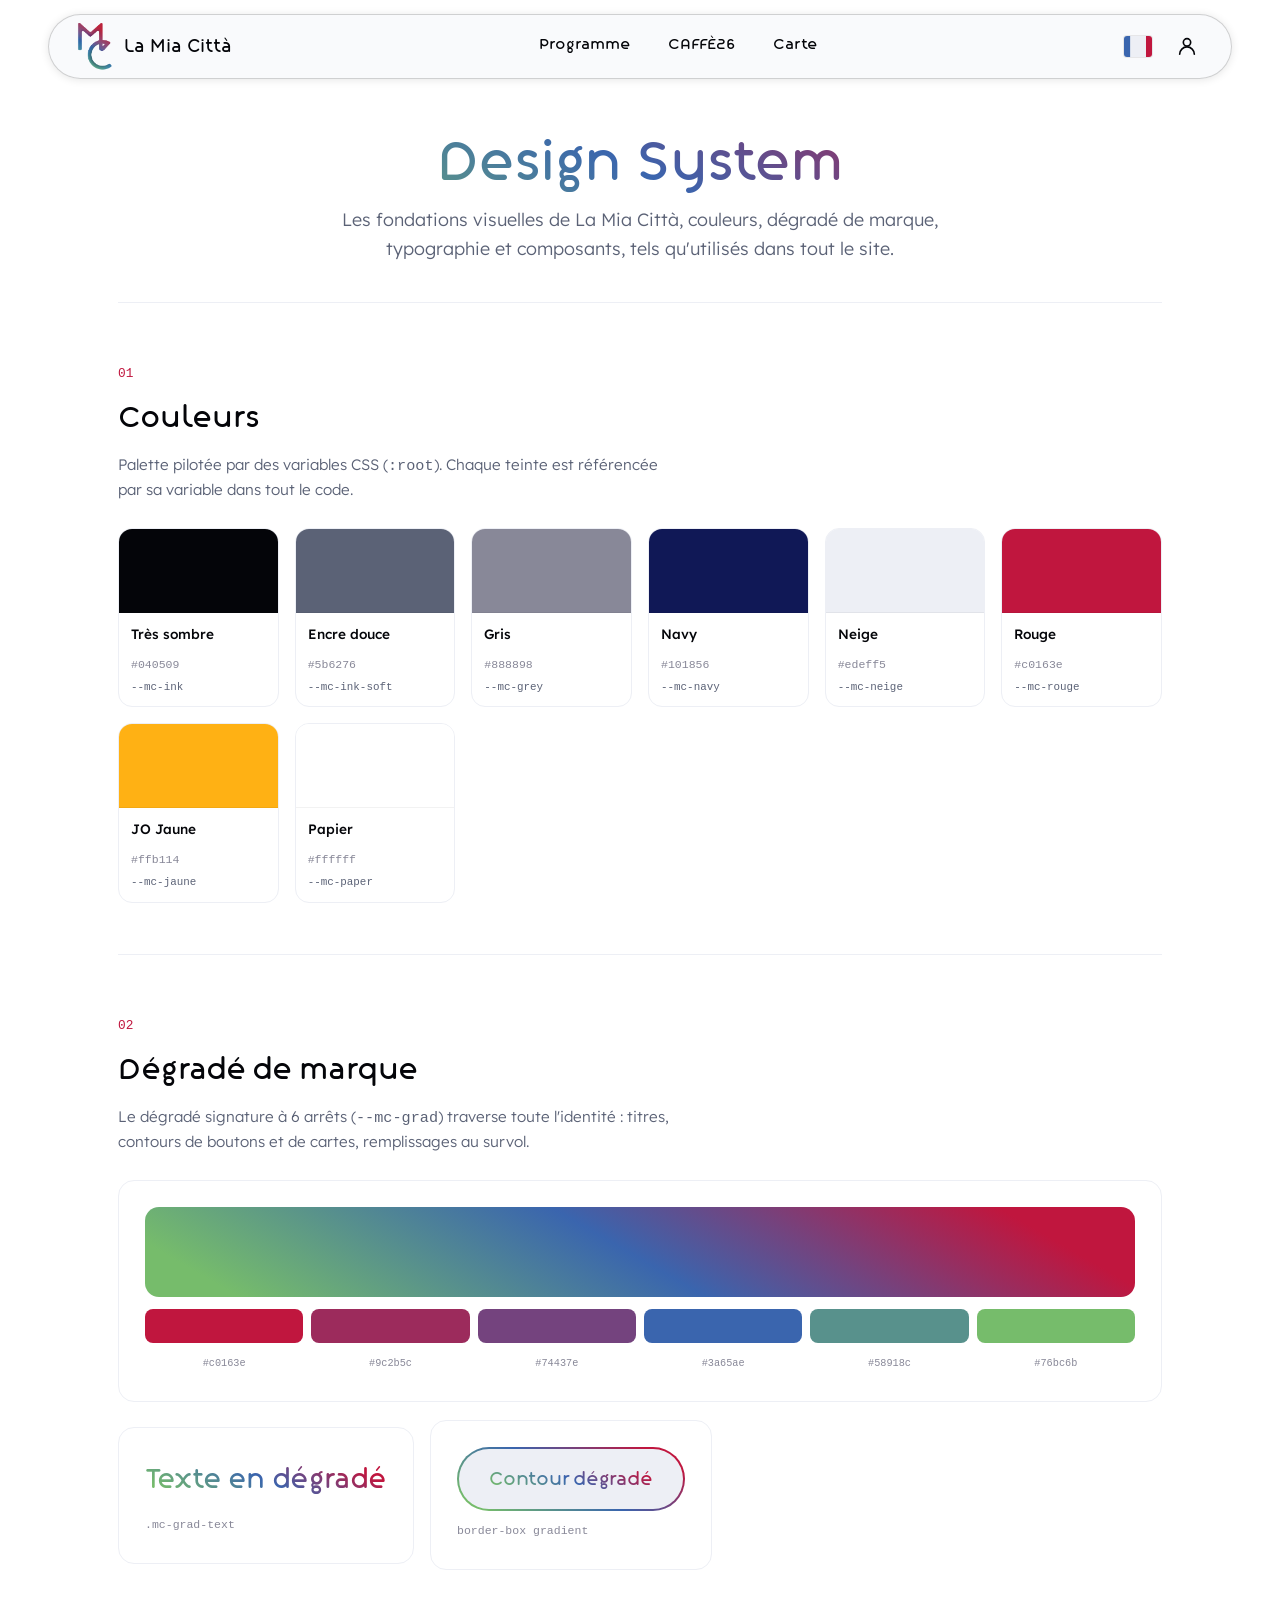
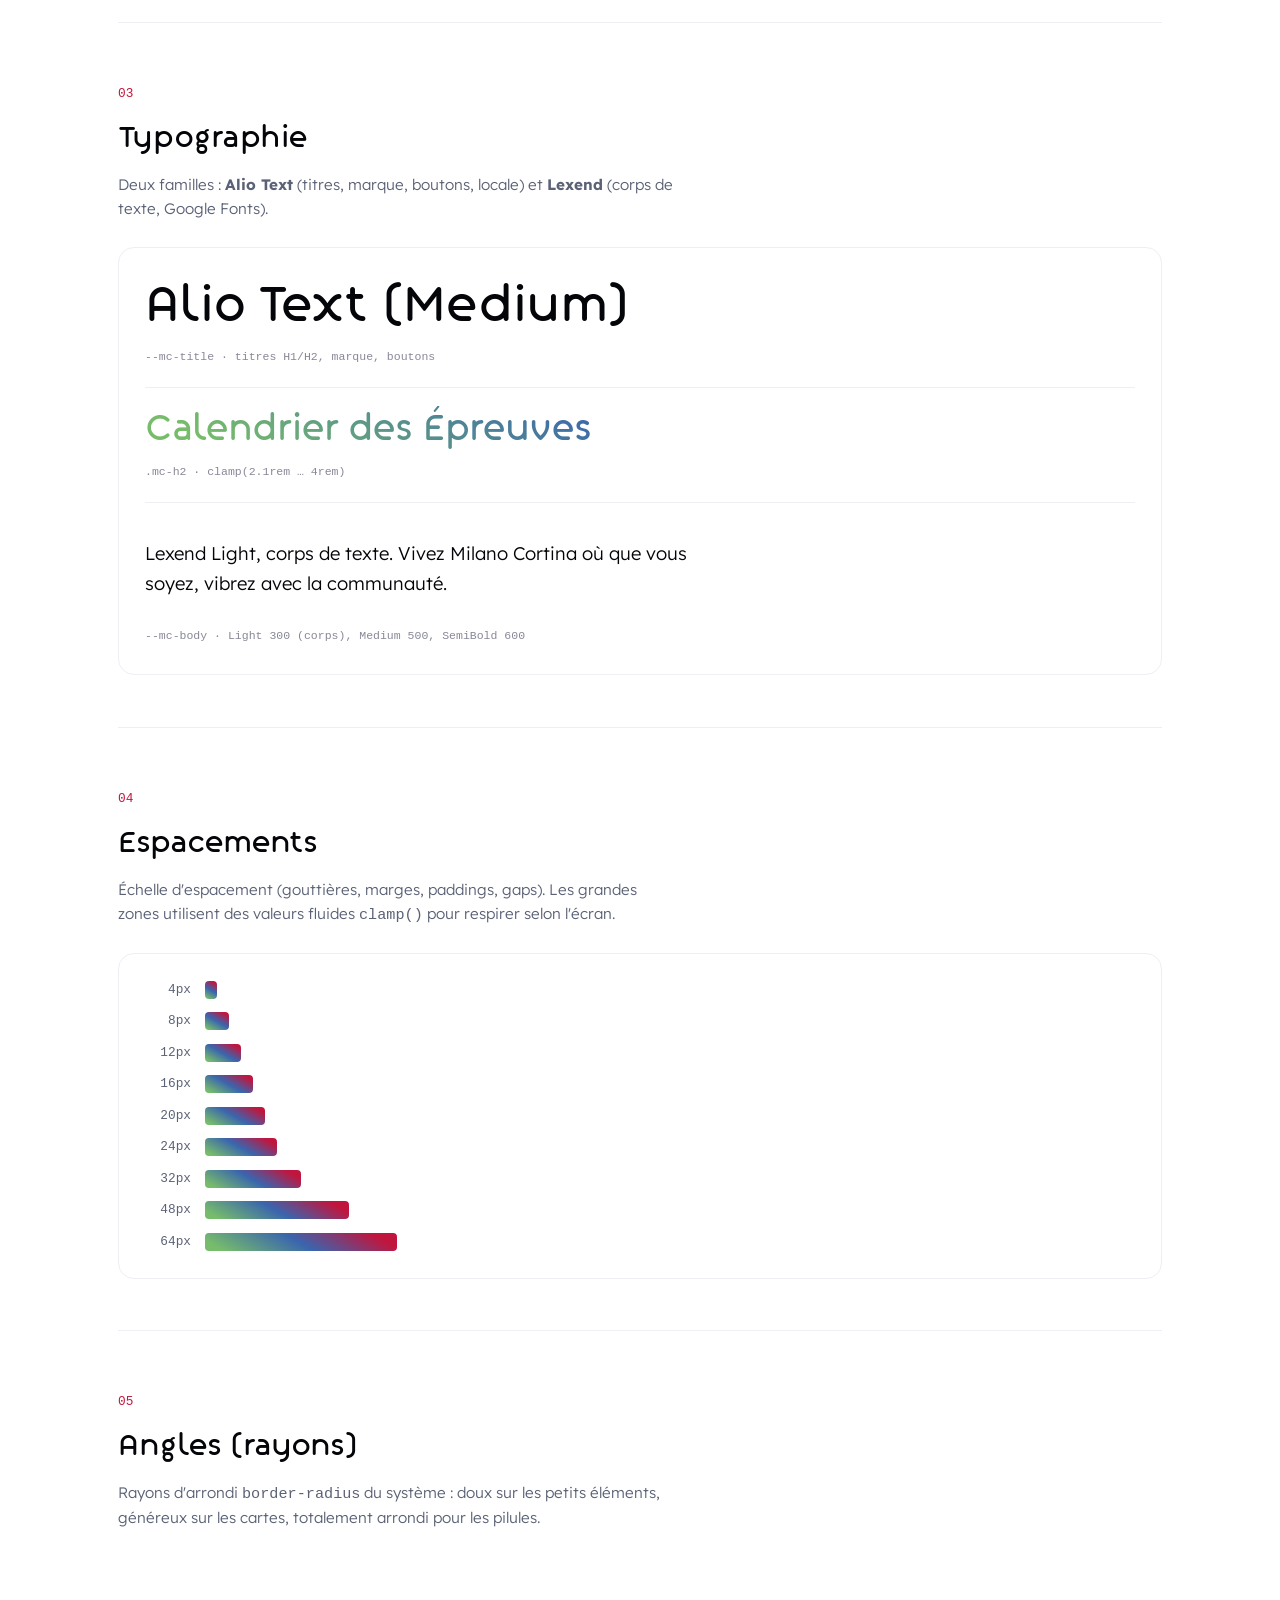
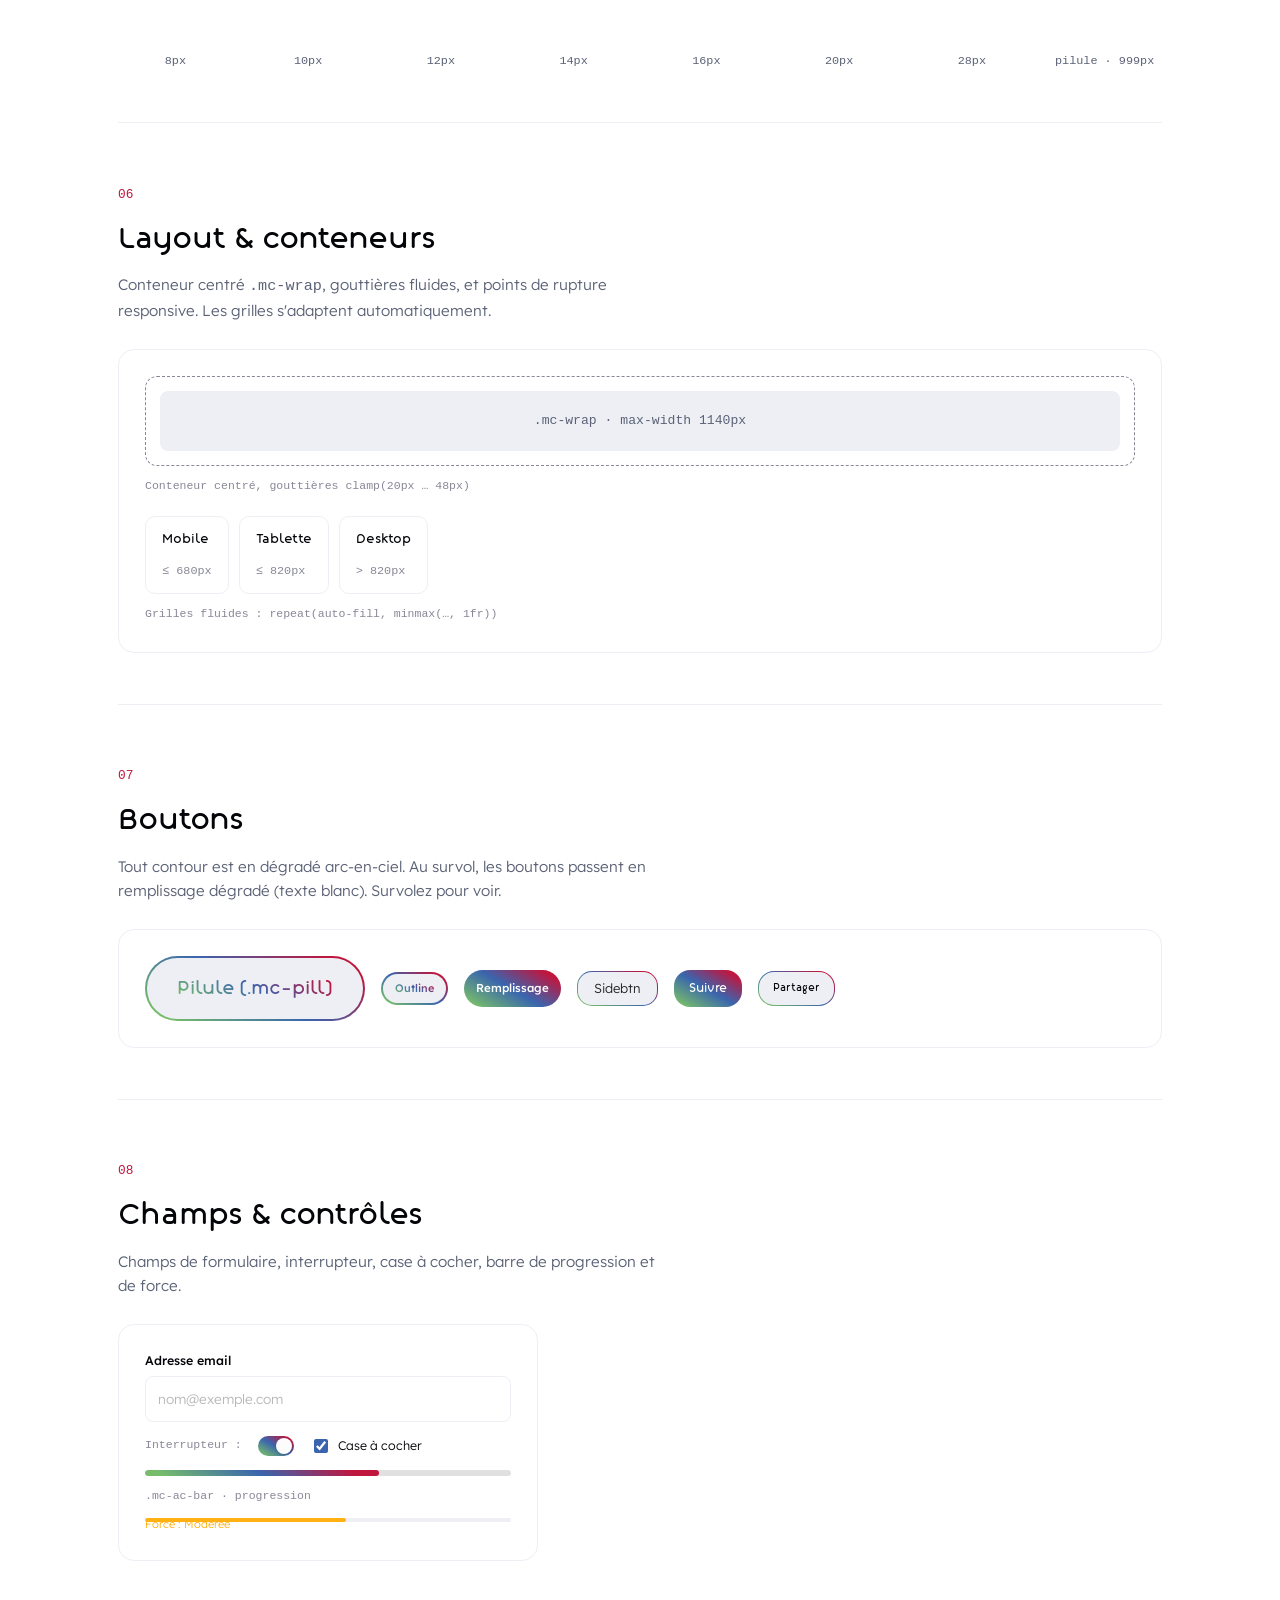
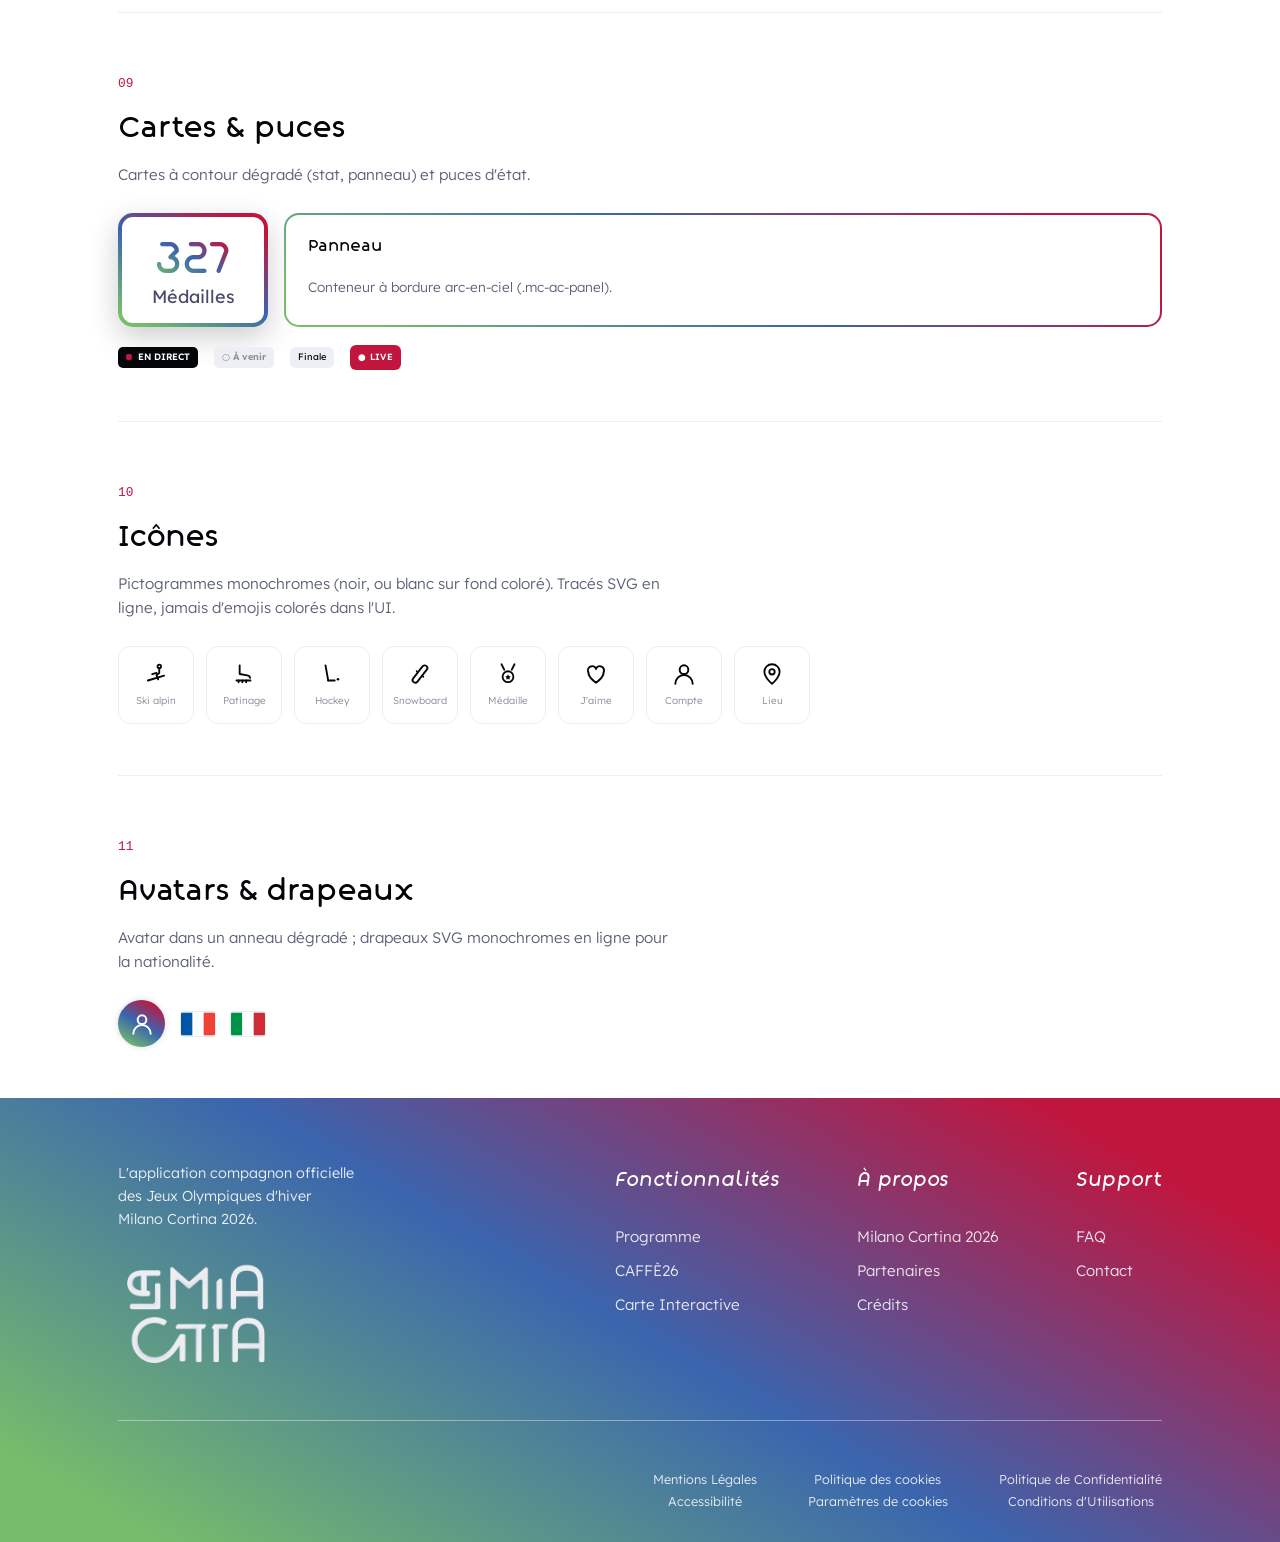
<file: design-system.html>
<!doctype html>
<html lang="fr">
<head>
  <meta charset="utf-8" />
  <meta name="viewport" content="width=device-width, initial-scale=1" />
  <title>Design System · La Mia Città</title>
  <meta name="description" content="Le système de design de La Mia Città : couleurs, dégradé de marque, typographie, boutons, cartes et composants." />

  <link rel="preconnect" href="https://fonts.googleapis.com" />
  <link rel="preconnect" href="https://fonts.gstatic.com" crossorigin />
  <link href="https://fonts.googleapis.com/css2?family=Lexend:wght@300;400;500;600;700&display=swap" rel="stylesheet" />
  <link rel="stylesheet" href="css/styles.css?v=13" />
</head>
<body>

  <!-- Dégradé de marque pour les tracés d'icônes -->
  <svg width="0" height="0" style="position:absolute" aria-hidden="true" focusable="false">
    <defs>
      <linearGradient id="mcGrad" x1="0" y1="0" x2="1" y2="1">
        <stop offset="0%" stop-color="#c0163e" /><stop offset="22%" stop-color="#9c2b5c" />
        <stop offset="40%" stop-color="#74437e" /><stop offset="60%" stop-color="#3a65ae" />
        <stop offset="80%" stop-color="#58918c" /><stop offset="100%" stop-color="#76bc6b" />
      </linearGradient>
    </defs>
  </svg>

  <!-- ===== HEADER ===== -->
  <div class="mc-navwrap">
    <header class="mc-nav">
      <a class="mc-nav__brand" href="index.html" aria-label="La Mia Città, accueil">
        <img class="mc-nav__logo" src="assets/img/logo-header.png" alt="" width="64" height="46" />
        <span class="mc-nav__name">La Mia Città</span>
      </a>
      <nav class="mc-nav__links" aria-label="Navigation principale">
        <a href="programme.html">Programme</a>
        <a href="caffe26.html">CAFFÈ26</a>
        <a href="carte.html">Carte</a>
      </nav>
      <div class="mc-nav__actions">
        <img class="mc-nav__flag" src="assets/img/flag-fr.svg" alt="Français" width="31" height="24" />
        <a class="mc-iconbtn" data-account href="onboarding.html" aria-label="Mon compte">
          <svg viewBox="0 0 24 24" width="22" height="22" fill="none" stroke="currentColor" stroke-width="1.8" stroke-linecap="round" stroke-linejoin="round"><circle cx="12" cy="8" r="4" /><path d="M4 21a8 8 0 0 1 16 0" /></svg>
        </a>
      </div>
    </header>
  </div>

  <main class="mc-page mc-ds">
    <div class="mc-wrap">

      <div class="mc-ds-head">
        <h1 class="mc-grad-text">Design System</h1>
        <p>Les fondations visuelles de La Mia Città, couleurs, dégradé de marque, typographie et composants, tels qu'utilisés dans tout le site.</p>
      </div>

      <!-- 01 — COULEURS -->
      <section class="mc-ds-sec">
        <span class="mc-ds-sec__num">01</span>
        <h2 class="mc-ds-sec__title">Couleurs</h2>
        <p class="mc-ds-sec__desc">Palette pilotée par des variables CSS (<code class="mc-ds-code">:root</code>). Chaque teinte est référencée par sa variable dans tout le code.</p>
        <div class="mc-ds-grid">
          <div class="mc-ds-swatch"><div class="mc-ds-swatch__c" style="background:#040509"></div><div class="mc-ds-swatch__b"><strong>Très sombre</strong><code>#040509</code><small>--mc-ink</small></div></div>
          <div class="mc-ds-swatch"><div class="mc-ds-swatch__c" style="background:#5b6276"></div><div class="mc-ds-swatch__b"><strong>Encre douce</strong><code>#5b6276</code><small>--mc-ink-soft</small></div></div>
          <div class="mc-ds-swatch"><div class="mc-ds-swatch__c" style="background:#888898"></div><div class="mc-ds-swatch__b"><strong>Gris</strong><code>#888898</code><small>--mc-grey</small></div></div>
          <div class="mc-ds-swatch"><div class="mc-ds-swatch__c" style="background:#101856"></div><div class="mc-ds-swatch__b"><strong>Navy</strong><code>#101856</code><small>--mc-navy</small></div></div>
          <div class="mc-ds-swatch"><div class="mc-ds-swatch__c" style="background:#edeff5"></div><div class="mc-ds-swatch__b"><strong>Neige</strong><code>#edeff5</code><small>--mc-neige</small></div></div>
          <div class="mc-ds-swatch"><div class="mc-ds-swatch__c" style="background:#c0163e"></div><div class="mc-ds-swatch__b"><strong>Rouge</strong><code>#c0163e</code><small>--mc-rouge</small></div></div>
          <div class="mc-ds-swatch"><div class="mc-ds-swatch__c" style="background:#ffb114"></div><div class="mc-ds-swatch__b"><strong>JO Jaune</strong><code>#ffb114</code><small>--mc-jaune</small></div></div>
          <div class="mc-ds-swatch"><div class="mc-ds-swatch__c" style="background:#ffffff"></div><div class="mc-ds-swatch__b"><strong>Papier</strong><code>#ffffff</code><small>--mc-paper</small></div></div>
        </div>
      </section>

      <!-- 02 — DÉGRADÉ -->
      <section class="mc-ds-sec">
        <span class="mc-ds-sec__num">02</span>
        <h2 class="mc-ds-sec__title">Dégradé de marque</h2>
        <p class="mc-ds-sec__desc">Le dégradé signature à 6 arrêts (<code class="mc-ds-code">--mc-grad</code>) traverse toute l'identité : titres, contours de boutons et de cartes, remplissages au survol.</p>
        <div class="mc-ds-block">
          <div class="mc-ds-gradbar"></div>
          <div class="mc-ds-stops">
            <div class="mc-ds-stop"><i style="background:#c0163e"></i><code>#c0163e</code></div>
            <div class="mc-ds-stop"><i style="background:#9c2b5c"></i><code>#9c2b5c</code></div>
            <div class="mc-ds-stop"><i style="background:#74437e"></i><code>#74437e</code></div>
            <div class="mc-ds-stop"><i style="background:#3a65ae"></i><code>#3a65ae</code></div>
            <div class="mc-ds-stop"><i style="background:#58918c"></i><code>#58918c</code></div>
            <div class="mc-ds-stop"><i style="background:#76bc6b"></i><code>#76bc6b</code></div>
          </div>
        </div>
        <div class="mc-ds-row" style="margin-top:18px">
          <div class="mc-ds-block"><span class="mc-grad-text" style="font-family:var(--mc-title);font-weight:500;font-size:2rem">Texte en dégradé</span><br /><span class="mc-ds-cap">.mc-grad-text</span></div>
          <div class="mc-ds-block"><span class="mc-pill"><span class="mc-grad-text">Contour dégradé</span></span><br /><span class="mc-ds-cap" style="margin-top:10px;display:inline-block">border-box gradient</span></div>
        </div>
      </section>

      <!-- 03 — TYPOGRAPHIE -->
      <section class="mc-ds-sec">
        <span class="mc-ds-sec__num">03</span>
        <h2 class="mc-ds-sec__title">Typographie</h2>
        <p class="mc-ds-sec__desc">Deux familles : <strong>Alio Text</strong> (titres, marque, boutons, locale) et <strong>Lexend</strong> (corps de texte, Google Fonts).</p>
        <div class="mc-ds-block">
          <div class="mc-ds-type">
            <div class="mc-ds-type__sample" style="font-family:var(--mc-title);font-weight:500;font-size:clamp(2.2rem,5vw,3.6rem)">Alio Text (Medium)</div>
            <span class="mc-ds-cap">--mc-title · titres H1/H2, marque, boutons</span>
          </div>
          <div class="mc-ds-type">
            <div class="mc-ds-type__sample mc-grad-text" style="font-family:var(--mc-title);font-weight:500;font-size:clamp(1.8rem,4vw,2.6rem)">Calendrier des Épreuves</div>
            <span class="mc-ds-cap">.mc-h2 · clamp(2.1rem … 4rem)</span>
          </div>
          <div class="mc-ds-type">
            <p class="mc-ds-type__sample" style="font-family:var(--mc-body);font-weight:300;font-size:1.15rem;line-height:1.6;max-width:54ch">Lexend Light, corps de texte. Vivez Milano Cortina où que vous soyez, vibrez avec la communauté.</p>
            <span class="mc-ds-cap">--mc-body · Light 300 (corps), Medium 500, SemiBold 600</span>
          </div>
        </div>
      </section>

      <!-- 04 — ESPACEMENTS -->
      <section class="mc-ds-sec">
        <span class="mc-ds-sec__num">04</span>
        <h2 class="mc-ds-sec__title">Espacements</h2>
        <p class="mc-ds-sec__desc">Échelle d'espacement (gouttières, marges, paddings, gaps). Les grandes zones utilisent des valeurs fluides <code class="mc-ds-code">clamp()</code> pour respirer selon l'écran.</p>
        <div class="mc-ds-block mc-ds-scale">
          <div class="mc-ds-scale__row"><span class="mc-ds-scale__val">4px</span><span class="mc-ds-scale__bar" style="width:12px"></span></div>
          <div class="mc-ds-scale__row"><span class="mc-ds-scale__val">8px</span><span class="mc-ds-scale__bar" style="width:24px"></span></div>
          <div class="mc-ds-scale__row"><span class="mc-ds-scale__val">12px</span><span class="mc-ds-scale__bar" style="width:36px"></span></div>
          <div class="mc-ds-scale__row"><span class="mc-ds-scale__val">16px</span><span class="mc-ds-scale__bar" style="width:48px"></span></div>
          <div class="mc-ds-scale__row"><span class="mc-ds-scale__val">20px</span><span class="mc-ds-scale__bar" style="width:60px"></span></div>
          <div class="mc-ds-scale__row"><span class="mc-ds-scale__val">24px</span><span class="mc-ds-scale__bar" style="width:72px"></span></div>
          <div class="mc-ds-scale__row"><span class="mc-ds-scale__val">32px</span><span class="mc-ds-scale__bar" style="width:96px"></span></div>
          <div class="mc-ds-scale__row"><span class="mc-ds-scale__val">48px</span><span class="mc-ds-scale__bar" style="width:144px"></span></div>
          <div class="mc-ds-scale__row"><span class="mc-ds-scale__val">64px</span><span class="mc-ds-scale__bar" style="width:192px"></span></div>
        </div>
      </section>

      <!-- 05 — ANGLES -->
      <section class="mc-ds-sec">
        <span class="mc-ds-sec__num">05</span>
        <h2 class="mc-ds-sec__title">Angles (rayons)</h2>
        <p class="mc-ds-sec__desc">Rayons d'arrondi <code class="mc-ds-code">border-radius</code> du système : doux sur les petits éléments, généreux sur les cartes, totalement arrondi pour les pilules.</p>
        <div class="mc-ds-radii">
          <figure><div class="mc-ds-radii__box" style="border-radius:8px"></div><figcaption>8px</figcaption></figure>
          <figure><div class="mc-ds-radii__box" style="border-radius:10px"></div><figcaption>10px</figcaption></figure>
          <figure><div class="mc-ds-radii__box" style="border-radius:12px"></div><figcaption>12px</figcaption></figure>
          <figure><div class="mc-ds-radii__box" style="border-radius:14px"></div><figcaption>14px</figcaption></figure>
          <figure><div class="mc-ds-radii__box" style="border-radius:16px"></div><figcaption>16px</figcaption></figure>
          <figure><div class="mc-ds-radii__box" style="border-radius:20px"></div><figcaption>20px</figcaption></figure>
          <figure><div class="mc-ds-radii__box" style="border-radius:28px"></div><figcaption>28px</figcaption></figure>
          <figure><div class="mc-ds-radii__box" style="border-radius:999px"></div><figcaption>pilule · 999px</figcaption></figure>
        </div>
      </section>

      <!-- 06 — LAYOUT -->
      <section class="mc-ds-sec">
        <span class="mc-ds-sec__num">06</span>
        <h2 class="mc-ds-sec__title">Layout &amp; conteneurs</h2>
        <p class="mc-ds-sec__desc">Conteneur centré <code class="mc-ds-code">.mc-wrap</code>, gouttières fluides, et points de rupture responsive. Les grilles s'adaptent automatiquement.</p>
        <div class="mc-ds-block mc-ds-layout">
          <div>
            <div class="mc-ds-container"><div class="mc-ds-container__inner">.mc-wrap · max-width 1140px</div></div>
            <span class="mc-ds-cap">Conteneur centré, gouttières <code class="mc-ds-code">clamp(20px … 48px)</code></span>
          </div>
          <div>
            <div class="mc-ds-bp">
              <div class="mc-ds-bp__item"><strong>Mobile</strong><small>≤ 680px</small></div>
              <div class="mc-ds-bp__item"><strong>Tablette</strong><small>≤ 820px</small></div>
              <div class="mc-ds-bp__item"><strong>Desktop</strong><small>&gt; 820px</small></div>
            </div>
            <span class="mc-ds-cap" style="margin-top:10px;display:inline-block">Grilles fluides : <code class="mc-ds-code">repeat(auto-fill, minmax(…, 1fr))</code></span>
          </div>
        </div>
      </section>

      <!-- 07 — BOUTONS -->
      <section class="mc-ds-sec">
        <span class="mc-ds-sec__num">07</span>
        <h2 class="mc-ds-sec__title">Boutons</h2>
        <p class="mc-ds-sec__desc">Tout contour est en dégradé arc-en-ciel. Au survol, les boutons passent en remplissage dégradé (texte blanc). Survolez pour voir.</p>
        <div class="mc-ds-block">
          <div class="mc-ds-row">
            <a class="mc-pill" href="#"><span class="mc-grad-text">Pilule (.mc-pill)</span></a>
            <a class="mc-cf-btn mc-cf-btn--outline" href="#" style="flex:0 0 auto"><span class="mc-grad-text">Outline</span></a>
            <a class="mc-cf-wpbtn mc-cf-wpbtn--fill" href="#" style="flex:0 0 auto">Remplissage</a>
            <a class="mc-cf-sidebtn" href="#" style="display:inline-flex;width:auto">Sidebtn</a>
            <button class="mc-wp-suivre" type="button">Suivre</button>
            <button class="mc-wp-share" type="button">Partager</button>
          </div>
        </div>
      </section>

      <!-- 08 — CHAMPS & CONTRÔLES -->
      <section class="mc-ds-sec">
        <span class="mc-ds-sec__num">08</span>
        <h2 class="mc-ds-sec__title">Champs &amp; contrôles</h2>
        <p class="mc-ds-sec__desc">Champs de formulaire, interrupteur, case à cocher, barre de progression et de force.</p>
        <div class="mc-ds-block mc-ds-stack" style="max-width:420px">
          <label class="mc-ob-field"><span>Adresse email</span><input type="email" placeholder="nom@exemple.com" /></label>
          <div class="mc-ds-row">
            <span class="mc-ds-cap">Interrupteur&nbsp;:</span>
            <span><input type="checkbox" id="ds-tog" class="mc-ac-togglecb" checked hidden /><label class="mc-ac-toggle" for="ds-tog" aria-label="Exemple"></label></span>
            <label class="mc-ob-check"><input type="checkbox" checked /> <span>Case à cocher</span></label>
          </div>
          <div>
            <div class="mc-ac-bar"><span style="width:64%"></span></div>
            <span class="mc-ds-cap">.mc-ac-bar · progression</span>
          </div>
          <div>
            <div class="mc-ob-strength"><span class="mc-ob-strength__bar"></span></div>
            <p class="mc-ob-strength__label">Force : Modérée</p>
          </div>
        </div>
      </section>

      <!-- 09 — CARTES & PUCES -->
      <section class="mc-ds-sec">
        <span class="mc-ds-sec__num">09</span>
        <h2 class="mc-ds-sec__title">Cartes &amp; puces</h2>
        <p class="mc-ds-sec__desc">Cartes à contour dégradé (stat, panneau) et puces d'état.</p>
        <div class="mc-ds-row" style="align-items:stretch">
          <div class="mc-cf-stat" style="min-width:150px"><span class="mc-cf-stat__num mc-grad-text">327</span><span class="mc-cf-stat__lbl">Médailles</span></div>
          <div class="mc-ac-panel" style="min-width:240px;flex:1">
            <div class="mc-ac-panel__head"><h3 class="mc-ac-panel__title" style="font-size:1.2rem">Panneau</h3></div>
            <p style="font-weight:300;font-size:.85rem;color:var(--mc-ink-soft);margin:0">Conteneur à bordure arc-en-ciel (.mc-ac-panel).</p>
          </div>
        </div>
        <div class="mc-ds-row" style="margin-top:18px">
          <span class="mc-pr-tag mc-pr-tag--live"><span class="mc-pr-live__dot"></span>EN DIRECT</span>
          <span class="mc-pr-tag mc-pr-tag--soon">○ À venir</span>
          <span class="mc-pr-tag">Finale</span>
          <span class="mc-cf-live" style="position:static">● LIVE</span>
        </div>
      </section>

      <!-- 10 — ICÔNES -->
      <section class="mc-ds-sec">
        <span class="mc-ds-sec__num">10</span>
        <h2 class="mc-ds-sec__title">Icônes</h2>
        <p class="mc-ds-sec__desc">Pictogrammes monochromes (noir, ou blanc sur fond coloré). Tracés SVG en ligne, jamais d'emojis colorés dans l'UI.</p>
        <div class="mc-ds-ico">
          <figure><svg viewBox="0 0 24 24" fill="none" stroke="currentColor" stroke-width="1.7" stroke-linecap="round" stroke-linejoin="round"><circle cx="15" cy="5" r="1.6"/><path d="M15 7v4l-2.5 2 1.5 4"/><path d="M12.5 11l-4 1.2"/><path d="M4.5 18l15-4.5"/></svg><figcaption>Ski alpin</figcaption></figure>
          <figure><svg viewBox="0 0 24 24" fill="none" stroke="currentColor" stroke-width="1.7" stroke-linecap="round" stroke-linejoin="round"><path d="M8 4v8l7 1.2c1.4.25 2.4 1 2.6 2.3"/><path d="M5 18h13"/><path d="M7 18v1.6M10.5 18v1.6M14 18v1.6"/></svg><figcaption>Patinage</figcaption></figure>
          <figure><svg viewBox="0 0 24 24" fill="none" stroke="currentColor" stroke-width="1.7" stroke-linecap="round" stroke-linejoin="round"><path d="M6 4l2.5 14"/><path d="M8.5 18h6"/><circle cx="17.5" cy="16.8" r="1.2" fill="currentColor" stroke="none"/></svg><figcaption>Hockey</figcaption></figure>
          <figure><svg viewBox="0 0 24 24" fill="none" stroke="currentColor" stroke-width="1.7" stroke-linecap="round" stroke-linejoin="round"><rect x="9.5" y="2.5" width="5" height="19" rx="2.5" transform="rotate(38 12 12)"/><circle cx="9" cy="9.5" r="0.85" fill="currentColor" stroke="none"/><circle cx="15" cy="14.5" r="0.85" fill="currentColor" stroke="none"/></svg><figcaption>Snowboard</figcaption></figure>
          <figure><svg viewBox="0 0 24 24" fill="none" stroke="currentColor" stroke-width="1.7" stroke-linecap="round" stroke-linejoin="round"><path d="M8.5 8L6 3M15.5 8L18 3"/><circle cx="12" cy="14.5" r="5"/><path d="M12 12.3l.8 1.6 1.8.3-1.3 1.3.3 1.8-1.6-.9-1.6.9.3-1.8-1.3-1.3 1.8-.3z" fill="currentColor" stroke="none"/></svg><figcaption>Médaille</figcaption></figure>
          <figure><svg viewBox="0 0 24 24" fill="none" stroke="currentColor" stroke-width="1.8"><path d="M12 20s-7-4.5-7-9.5A3.5 3.5 0 0 1 12 7a3.5 3.5 0 0 1 7 3.5C19 15.5 12 20 12 20z"/></svg><figcaption>J'aime</figcaption></figure>
          <figure><svg viewBox="0 0 24 24" fill="none" stroke="currentColor" stroke-width="1.8" stroke-linecap="round" stroke-linejoin="round"><circle cx="12" cy="8" r="4"/><path d="M4 21a8 8 0 0 1 16 0"/></svg><figcaption>Compte</figcaption></figure>
          <figure><svg viewBox="0 0 24 24" fill="none" stroke="currentColor" stroke-width="1.7" stroke-linecap="round" stroke-linejoin="round"><path d="M12 21s-7-5.5-7-11a7 7 0 0 1 14 0c0 5.5-7 11-7 11z"/><circle cx="12" cy="10" r="2.5"/></svg><figcaption>Lieu</figcaption></figure>
        </div>
      </section>

      <!-- 11 — AVATARS & DRAPEAUX -->
      <section class="mc-ds-sec">
        <span class="mc-ds-sec__num">11</span>
        <h2 class="mc-ds-sec__title">Avatars &amp; drapeaux</h2>
        <p class="mc-ds-sec__desc">Avatar dans un anneau dégradé ; drapeaux SVG monochromes en ligne pour la nationalité.</p>
        <div class="mc-ds-row">
          <span class="mc-ac-avatar"><svg viewBox="0 0 24 24" width="26" height="26" fill="none" stroke="#fff" stroke-width="1.8" stroke-linecap="round" stroke-linejoin="round"><circle cx="12" cy="8" r="4"/><path d="M4 21a8 8 0 0 1 16 0"/></svg></span>
          <svg class="mc-flagimg" style="width:34px;height:24px" viewBox="0 0 3 2" role="img" aria-label="France"><rect width="3" height="2" fill="#fff"/><rect width="1" height="2" fill="#0055A4"/><rect width="1" height="2" x="2" fill="#EF4135"/></svg>
          <svg class="mc-flagimg" style="width:34px;height:24px" viewBox="0 0 3 2" role="img" aria-label="Italie"><rect width="1" height="2" fill="#009246"/><rect width="1" height="2" x="1" fill="#fff"/><rect width="1" height="2" x="2" fill="#CE2B37"/></svg>
        </div>
      </section>

    </div>
  </main>

  <!-- ===== FOOTER ===== -->
  <footer class="mc-footer">
    <div class="mc-wrap mc-footer__inner">
      <div class="mc-footer__top">
        <div class="mc-footer__brand">
          <p class="mc-footer__tagline">L'application compagnon officielle des Jeux Olympiques d'hiver Milano Cortina 2026.</p>
          <img class="mc-footer__logo" src="assets/img/logo-footer.png" alt="Mia Città" />
        </div>
        <div class="mc-footer__cols">
          <nav class="mc-footer__col" aria-label="Fonctionnalités">
            <h4>Fonctionnalités</h4>
            <a href="programme.html">Programme</a><a href="caffe26.html">CAFFÈ26</a><a href="carte.html">Carte Interactive</a>
          </nav>
          <nav class="mc-footer__col" aria-label="À propos">
            <h4>À propos</h4>
            <a href="#">Milano Cortina 2026</a><a href="#">Partenaires</a><a href="credits.html">Crédits</a>
          </nav>
          <nav class="mc-footer__col" aria-label="Support">
            <h4>Support</h4>
            <a href="#">FAQ</a><a href="mailto:contact@lamiacitta.fr">Contact</a>
          </nav>
        </div>
      </div>
      <hr class="mc-footer__line" />
      <div class="mc-footer__legal">
        <p>Mentions Légales<br />Accessibilité</p>
        <p>Politique des cookies<br />Paramètres de cookies</p>
        <p>Politique de Confidentialité<br />Conditions d'Utilisations</p>
      </div>
    </div>
  </footer>

  <script src="assets/i18n.js?v=13" defer></script>
  <script src="assets/auth.js?v=13" defer></script>
</body>
</html>
</file>
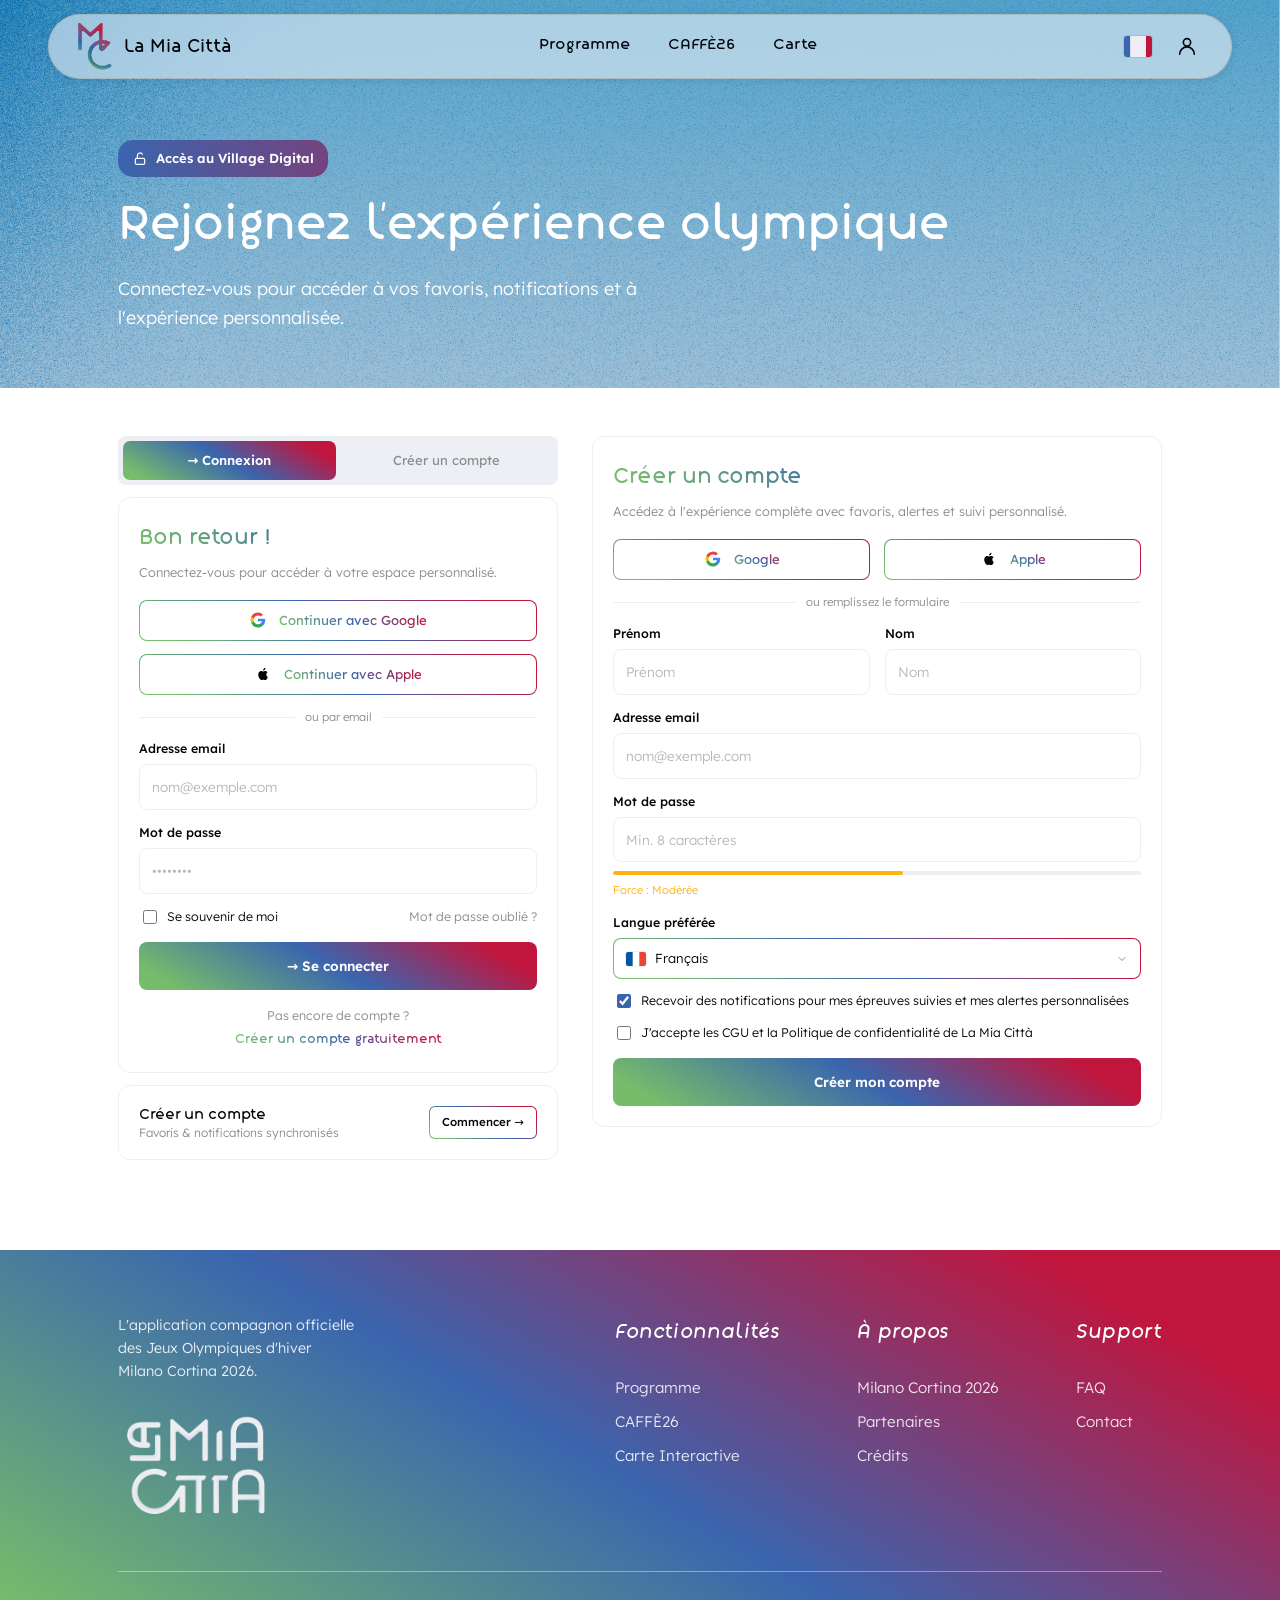
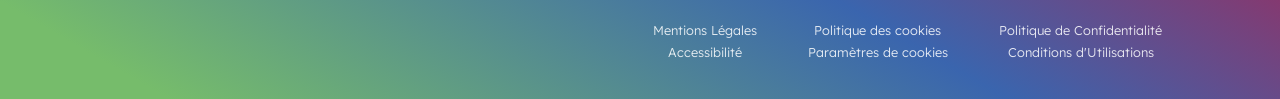
<file: onboarding.html>
<!doctype html>
<html lang="fr">
<head>
  <meta charset="utf-8" />
  <meta name="viewport" content="width=device-width, initial-scale=1" />
  <title>Rejoindre le Village · La Mia Città</title>
  <meta name="description" content="Connectez-vous ou créez votre compte pour accéder à vos favoris, notifications et à l'expérience personnalisée du Village Digital Milano Cortina 2026." />

  <link rel="preconnect" href="https://fonts.googleapis.com" />
  <link rel="preconnect" href="https://fonts.gstatic.com" crossorigin />
  <link href="https://fonts.googleapis.com/css2?family=Lexend:wght@300;400;500;600;700&display=swap" rel="stylesheet" />
  <link rel="stylesheet" href="css/styles.css?v=13" />
</head>
<body>

  <!-- ===== HEADER ===== -->
  <div class="mc-navwrap">
    <header class="mc-nav">
      <a class="mc-nav__brand" href="index.html" aria-label="La Mia Città, accueil">
        <img class="mc-nav__logo" src="assets/img/logo-header.png" alt="" width="64" height="46" />
        <span class="mc-nav__name">La Mia Città</span>
      </a>
      <nav class="mc-nav__links" aria-label="Navigation principale">
        <a href="programme.html">Programme</a>
        <a href="caffe26.html">CAFFÈ26</a>
        <a href="carte.html">Carte</a>
      </nav>
      <div class="mc-nav__actions">
        <img class="mc-nav__flag" src="assets/img/flag-fr.svg" alt="Français" width="31" height="24" />
        <a class="mc-iconbtn" data-account href="onboarding.html" aria-label="Mon compte">
          <svg viewBox="0 0 24 24" width="22" height="22" fill="none" stroke="currentColor" stroke-width="1.8" stroke-linecap="round" stroke-linejoin="round"><circle cx="12" cy="8" r="4" /><path d="M4 21a8 8 0 0 1 16 0" /></svg>
        </a>
      </div>
    </header>
  </div>

  <main class="mc-page mc-ob">

    <!-- ===== HÉRO pleine largeur ===== -->
    <section class="mc-cf-hero mc-cf-hero--solo">
      <div class="mc-cf-hero__card">
        <img class="mc-cf-hero__bg" src="assets/img/caffe/sidebar-bg.png" alt="" aria-hidden="true" />
        <div class="mc-cf-hero__inner">
          <div class="mc-cf-hero__text">
            <span class="mc-ob-badge">
              <svg viewBox="0 0 24 24" width="16" height="16" fill="none" stroke="#fff" stroke-width="1.8" stroke-linecap="round" stroke-linejoin="round"><rect x="5" y="11" width="14" height="9" rx="2"/><path d="M8 11V7a4 4 0 0 1 7.5-2"/></svg>
              Accès au Village Digital
            </span>
            <h1 class="mc-cf-hero__title">Rejoignez l'expérience olympique</h1>
            <p class="mc-cf-hero__lead">Connectez-vous pour accéder à vos favoris, notifications et à l'expérience personnalisée.</p>
          </div>
        </div>
      </div>
    </section>

    <div class="mc-wrap">
      <div class="mc-ob-grid">

        <!-- ============ CONNEXION ============ -->
        <div class="mc-ob-col">
          <div class="mc-ob-tabs">
            <span class="mc-ob-tab is-active">→ Connexion</span>
            <a class="mc-ob-tab" href="#ob-signup">Créer un compte</a>
          </div>

          <form class="mc-ob-card" onsubmit="return false">
            <h2 class="mc-ob-title mc-grad-text">Bon retour !</h2>
            <p class="mc-ob-sub">Connectez-vous pour accéder à votre espace personnalisé.</p>

            <a class="mc-ob-social" href="#">
              <svg viewBox="0 0 24 24" width="18" height="18" aria-hidden="true"><path fill="#4285F4" d="M21.6 12.2c0-.6-.05-1.2-.16-1.8H12v3.4h5.4a4.6 4.6 0 0 1-2 3v2.5h3.2c1.9-1.7 3-4.3 3-7.1z"/><path fill="#34A853" d="M12 22c2.7 0 5-1 6.6-2.7l-3.2-2.5c-.9.6-2 1-3.4 1-2.6 0-4.8-1.7-5.6-4.1H3.1v2.6A10 10 0 0 0 12 22z"/><path fill="#FBBC05" d="M6.4 13.7a6 6 0 0 1 0-3.8V7.3H3.1a10 10 0 0 0 0 9z"/><path fill="#EA4335" d="M12 5.9c1.5 0 2.8.5 3.8 1.5l2.8-2.8A10 10 0 0 0 3.1 7.3l3.3 2.6C7.2 7.6 9.4 5.9 12 5.9z"/></svg>
              <span class="mc-grad-text">Continuer avec Google</span>
            </a>
            <a class="mc-ob-social" href="#">
              <svg viewBox="0 0 24 24" width="18" height="18" fill="#040509" aria-hidden="true"><path d="M16.4 12.6c0-2 1.6-3 1.7-3-1-1.4-2.4-1.6-2.9-1.6-1.2-.1-2.4.7-3 .7s-1.6-.7-2.6-.7C8.3 8 7 8.8 6.3 10.1c-1.4 2.4-.4 6 1 8 .7 1 1.5 2 2.5 2 1 0 1.4-.6 2.6-.6s1.5.6 2.6.6 1.7-.9 2.4-1.9c.7-1.1 1-2.1 1-2.2 0 0-1.9-.7-2-2.9zM14.5 6.3c.5-.7.9-1.6.8-2.6-.8 0-1.8.6-2.4 1.2-.5.6-1 1.5-.8 2.4.9.1 1.8-.4 2.4-1z"/></svg>
              <span class="mc-grad-text">Continuer avec Apple</span>
            </a>

            <div class="mc-ob-or"><span>ou par email</span></div>

            <label class="mc-ob-field"><span>Adresse email</span><input type="email" placeholder="nom@exemple.com" /></label>
            <label class="mc-ob-field"><span>Mot de passe</span><input type="password" placeholder="••••••••" /></label>

            <div class="mc-ob-row">
              <label class="mc-ob-check"><input type="checkbox" /> <span>Se souvenir de moi</span></label>
              <a class="mc-ob-mute" href="#">Mot de passe oublié ?</a>
            </div>

            <a class="mc-ob-submit" href="compte.html" data-login>→ Se connecter</a>

            <p class="mc-ob-foot">Pas encore de compte ?<br /><a class="mc-grad-text" href="#ob-signup">Créer un compte gratuitement</a></p>
          </form>

          <a class="mc-ob-mini" href="#ob-signup">
            <span><strong>Créer un compte</strong><small>Favoris &amp; notifications synchronisés</small></span>
            <span class="mc-ob-mini__cta">Commencer →</span>
          </a>
        </div>

        <!-- ============ CRÉER UN COMPTE ============ -->
        <form class="mc-ob-card mc-ob-card--wide" id="ob-signup" onsubmit="return false">
          <h2 class="mc-ob-title mc-grad-text">Créer un compte</h2>
          <p class="mc-ob-sub">Accédez à l'expérience complète avec favoris, alertes et suivi personnalisé.</p>

          <div class="mc-ob-socials">
            <a class="mc-ob-social" href="#">
              <svg viewBox="0 0 24 24" width="18" height="18" aria-hidden="true"><path fill="#4285F4" d="M21.6 12.2c0-.6-.05-1.2-.16-1.8H12v3.4h5.4a4.6 4.6 0 0 1-2 3v2.5h3.2c1.9-1.7 3-4.3 3-7.1z"/><path fill="#34A853" d="M12 22c2.7 0 5-1 6.6-2.7l-3.2-2.5c-.9.6-2 1-3.4 1-2.6 0-4.8-1.7-5.6-4.1H3.1v2.6A10 10 0 0 0 12 22z"/><path fill="#FBBC05" d="M6.4 13.7a6 6 0 0 1 0-3.8V7.3H3.1a10 10 0 0 0 0 9z"/><path fill="#EA4335" d="M12 5.9c1.5 0 2.8.5 3.8 1.5l2.8-2.8A10 10 0 0 0 3.1 7.3l3.3 2.6C7.2 7.6 9.4 5.9 12 5.9z"/></svg>
              <span class="mc-grad-text">Google</span>
            </a>
            <a class="mc-ob-social" href="#">
              <svg viewBox="0 0 24 24" width="18" height="18" fill="#040509" aria-hidden="true"><path d="M16.4 12.6c0-2 1.6-3 1.7-3-1-1.4-2.4-1.6-2.9-1.6-1.2-.1-2.4.7-3 .7s-1.6-.7-2.6-.7C8.3 8 7 8.8 6.3 10.1c-1.4 2.4-.4 6 1 8 .7 1 1.5 2 2.5 2 1 0 1.4-.6 2.6-.6s1.5.6 2.6.6 1.7-.9 2.4-1.9c.7-1.1 1-2.1 1-2.2 0 0-1.9-.7-2-2.9zM14.5 6.3c.5-.7.9-1.6.8-2.6-.8 0-1.8.6-2.4 1.2-.5.6-1 1.5-.8 2.4.9.1 1.8-.4 2.4-1z"/></svg>
              <span class="mc-grad-text">Apple</span>
            </a>
          </div>

          <div class="mc-ob-or"><span>ou remplissez le formulaire</span></div>

          <div class="mc-ob-row2">
            <label class="mc-ob-field"><span>Prénom</span><input type="text" id="su-firstname" placeholder="Prénom" /></label>
            <label class="mc-ob-field"><span>Nom</span><input type="text" id="su-lastname" placeholder="Nom" /></label>
          </div>

          <label class="mc-ob-field"><span>Adresse email</span><input type="email" id="su-email" placeholder="nom@exemple.com" /></label>

          <label class="mc-ob-field"><span>Mot de passe</span><input type="password" placeholder="Min. 8 caractères" /></label>
          <div class="mc-ob-strength"><span class="mc-ob-strength__bar"></span></div>
          <p class="mc-ob-strength__label">Force : Modérée</p>

          <div class="mc-ob-field">
            <span>Langue préférée</span>
            <details class="mc-langsel" id="langsel">
              <summary class="mc-langsel__btn">
                <svg class="mc-flag-svg" viewBox="0 0 3 2" preserveAspectRatio="none" aria-hidden="true"><rect width="3" height="2" fill="#fff"/><rect width="1" height="2" fill="#0055A4"/><rect width="1" height="2" x="2" fill="#EF4135"/></svg>
                <span class="mc-langsel__cur">Français</span>
                <svg class="mc-langsel__caret" viewBox="0 0 24 24" width="12" height="12" fill="none" stroke="currentColor" stroke-width="2" stroke-linecap="round" stroke-linejoin="round"><path d="M6 9l6 6 6-6"/></svg>
              </summary>
              <div class="mc-langsel__panel">
                <button type="button" class="mc-langsel__opt" data-lang="Français">
                  <svg class="mc-flag-svg" viewBox="0 0 3 2" preserveAspectRatio="none" aria-hidden="true"><rect width="3" height="2" fill="#fff"/><rect width="1" height="2" fill="#0055A4"/><rect width="1" height="2" x="2" fill="#EF4135"/></svg> Français
                </button>
                <button type="button" class="mc-langsel__opt" data-lang="English">
                  <svg class="mc-flag-svg" viewBox="0 0 60 30" preserveAspectRatio="none" aria-hidden="true"><rect width="60" height="30" fill="#012169"/><path d="M0,0 L60,30 M60,0 L0,30" stroke="#fff" stroke-width="6"/><path d="M0,0 L60,30 M60,0 L0,30" stroke="#C8102E" stroke-width="3.5"/><path d="M30,0 V30 M0,15 H60" stroke="#fff" stroke-width="10"/><path d="M30,0 V30 M0,15 H60" stroke="#C8102E" stroke-width="6"/></svg> English
                </button>
                <button type="button" class="mc-langsel__opt" data-lang="Italiano">
                  <svg class="mc-flag-svg" viewBox="0 0 3 2" preserveAspectRatio="none" aria-hidden="true"><rect width="1" height="2" fill="#009246"/><rect width="1" height="2" x="1" fill="#fff"/><rect width="1" height="2" x="2" fill="#CE2B37"/></svg> Italiano
                </button>
              </div>
            </details>
          </div>

          <label class="mc-ob-check mc-ob-check--block"><input type="checkbox" checked /> <span>Recevoir des notifications pour mes épreuves suivies et mes alertes personnalisées</span></label>
          <label class="mc-ob-check mc-ob-check--block"><input type="checkbox" /> <span>J'accepte les CGU et la Politique de confidentialité de La Mia Città</span></label>

          <a class="mc-ob-submit" href="compte.html" data-login>Créer mon compte</a>
        </form>

      </div>
    </div>
  </main>

  <!-- ===== FOOTER ===== -->
  <footer class="mc-footer">
    <div class="mc-wrap mc-footer__inner">
      <div class="mc-footer__top">
        <div class="mc-footer__brand">
          <p class="mc-footer__tagline">L'application compagnon officielle des Jeux Olympiques d'hiver Milano Cortina 2026.</p>
          <img class="mc-footer__logo" src="assets/img/logo-footer.png" alt="Mia Città" />
        </div>
        <div class="mc-footer__cols">
          <nav class="mc-footer__col" aria-label="Fonctionnalités">
            <h4>Fonctionnalités</h4>
            <a href="programme.html">Programme</a><a href="caffe26.html">CAFFÈ26</a><a href="carte.html">Carte Interactive</a>
          </nav>
          <nav class="mc-footer__col" aria-label="À propos">
            <h4>À propos</h4>
            <a href="#">Milano Cortina 2026</a><a href="#">Partenaires</a><a href="credits.html">Crédits</a>
          </nav>
          <nav class="mc-footer__col" aria-label="Support">
            <h4>Support</h4>
            <a href="#">FAQ</a><a href="mailto:contact@lamiacitta.fr">Contact</a>
          </nav>
        </div>
      </div>
      <hr class="mc-footer__line" />
      <div class="mc-footer__legal">
        <p>Mentions Légales<br />Accessibilité</p>
        <p>Politique des cookies<br />Paramètres de cookies</p>
        <p>Politique de Confidentialité<br />Conditions d'Utilisations</p>
      </div>
    </div>
  </footer>

  <script>
    // Sélecteur de langue : met à jour le drapeau + le libellé puis ferme.
    (function () {
      var sel = document.getElementById('langsel');
      if (!sel) return;
      var cur = sel.querySelector('.mc-langsel__cur');
      var curFlag = sel.querySelector('.mc-langsel__btn .mc-flag-svg');
      sel.querySelectorAll('.mc-langsel__opt').forEach(function (opt) {
        opt.addEventListener('click', function () {
          cur.textContent = opt.getAttribute('data-lang');
          var flag = opt.querySelector('.mc-flag-svg');
          if (flag && curFlag) curFlag.replaceWith(flag.cloneNode(true));
          curFlag = sel.querySelector('.mc-langsel__btn .mc-flag-svg');
          sel.open = false;
        });
      });
    })();
  </script>
  <script src="assets/i18n.js?v=13" defer></script>
  <script src="assets/auth.js?v=13" defer></script>
</body>
</html>
</file>
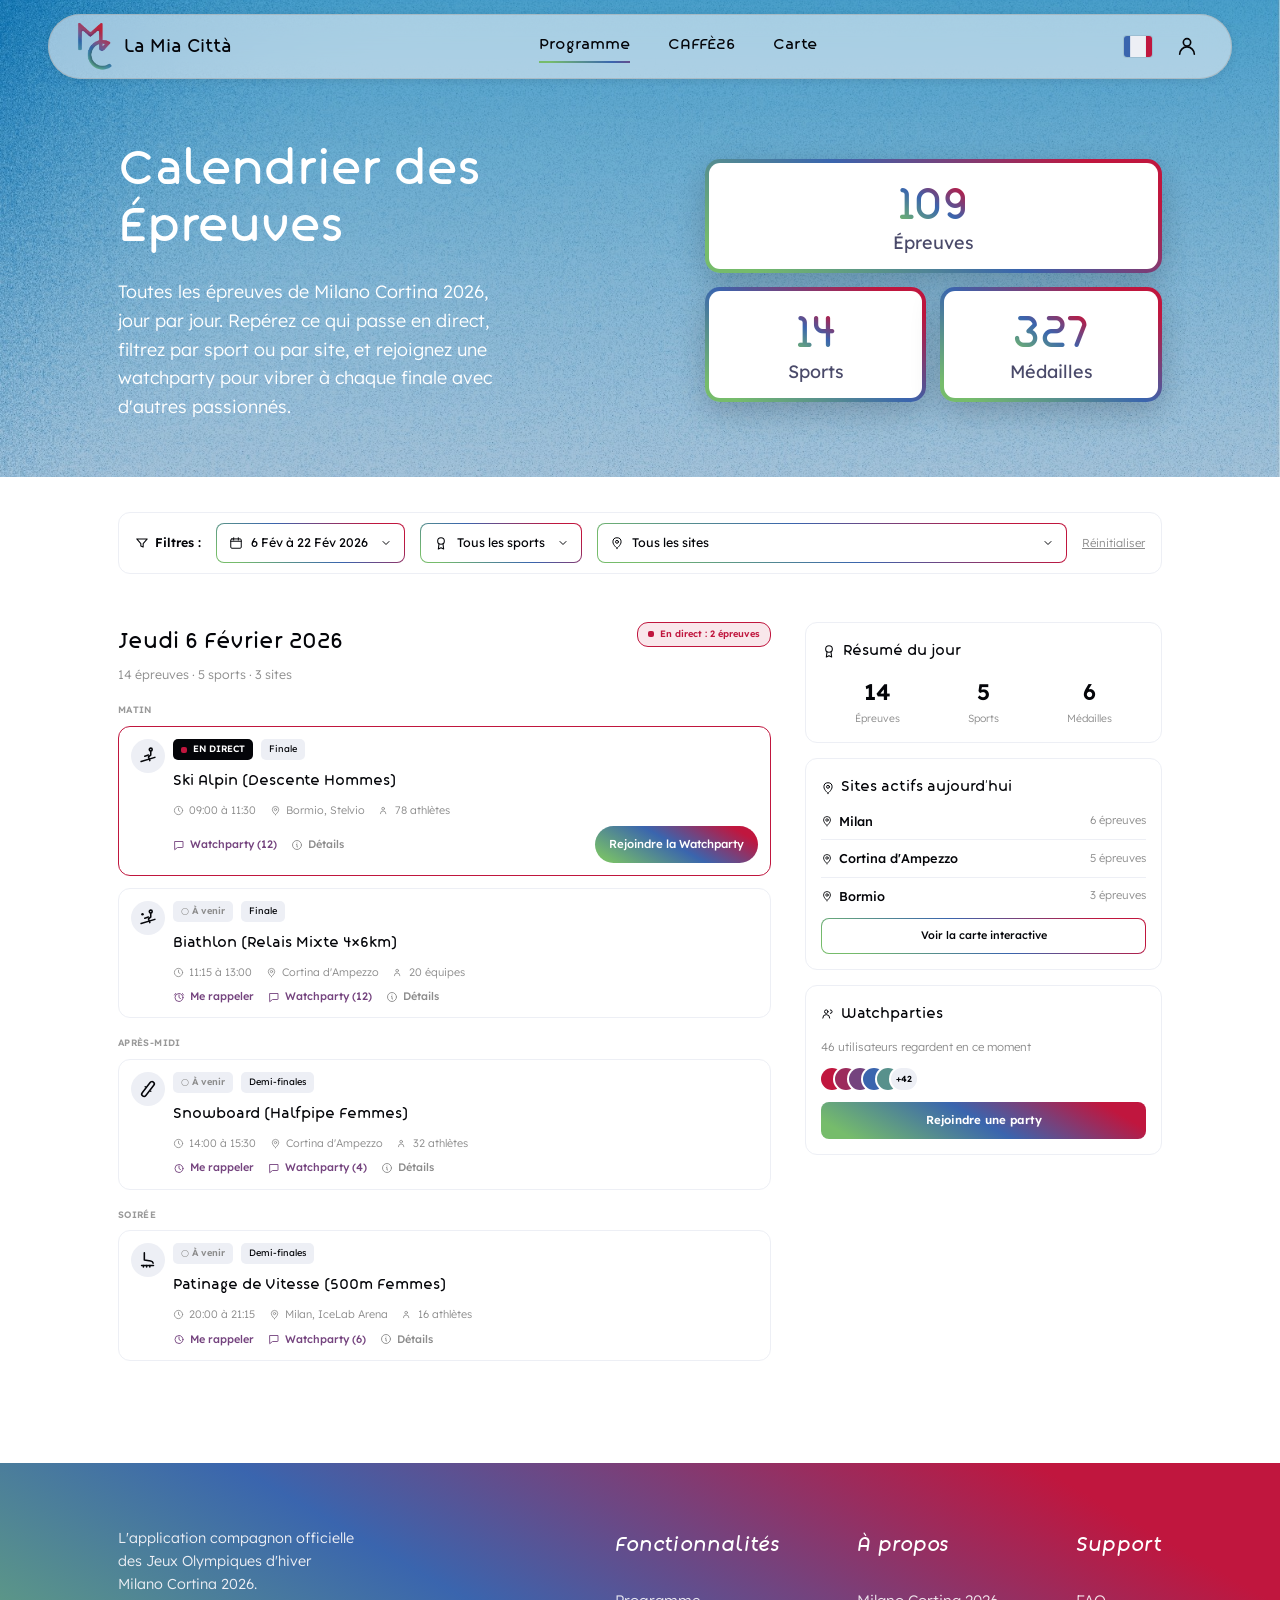
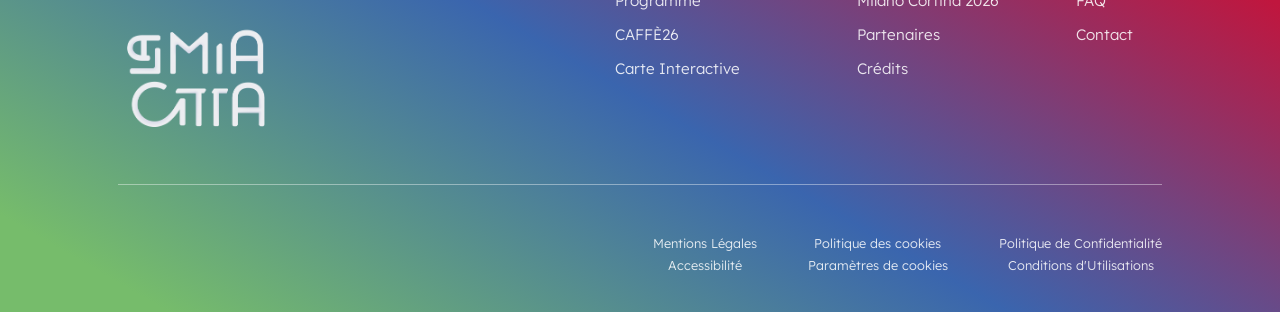
<file: programme.html>
<!doctype html>
<html lang="fr">
<head>
  <meta charset="utf-8" />
  <meta name="viewport" content="width=device-width, initial-scale=1" />
  <title>Calendrier des Épreuves · La Mia Città</title>
  <meta name="description" content="Toutes les épreuves de Milano Cortina 2026, jour par jour. Filtrez par sport, par site ou par période et rejoignez une watchparty." />

  <link rel="preconnect" href="https://fonts.googleapis.com" />
  <link rel="preconnect" href="https://fonts.gstatic.com" crossorigin />
  <link href="https://fonts.googleapis.com/css2?family=Lexend:wght@300;400;500;600;700&display=swap" rel="stylesheet" />
  <link rel="stylesheet" href="css/styles.css?v=13" />
</head>
<body>

  <!-- ===== HEADER (« Programme » actif) ===== -->
  <div class="mc-navwrap">
    <header class="mc-nav">
      <a class="mc-nav__brand" href="index.html" aria-label="La Mia Città, accueil">
        <img class="mc-nav__logo" src="assets/img/logo-header.png" alt="" width="64" height="46" />
        <span class="mc-nav__name">La Mia Città</span>
      </a>
      <nav class="mc-nav__links" aria-label="Navigation principale">
        <a href="programme.html" aria-current="page">Programme</a>
        <a href="caffe26.html">CAFFÈ26</a>
        <a href="carte.html">Carte</a>
      </nav>
      <div class="mc-nav__actions">
        <img class="mc-nav__flag" src="assets/img/flag-fr.svg" alt="Français" width="31" height="24" />
        <a class="mc-iconbtn" data-account href="onboarding.html" aria-label="Mon compte">
          <svg viewBox="0 0 24 24" width="22" height="22" fill="none" stroke="currentColor" stroke-width="1.8" stroke-linecap="round" stroke-linejoin="round"><circle cx="12" cy="8" r="4" /><path d="M4 21a8 8 0 0 1 16 0" /></svg>
        </a>
      </div>
    </header>
  </div>

  <main class="mc-page mc-pr">

    <!-- ===== HÉRO pleine largeur ===== -->
    <section class="mc-cf-hero">
      <div class="mc-cf-hero__card">
        <img class="mc-cf-hero__bg" src="assets/img/caffe/hero-card.jpg" alt="" aria-hidden="true" />
        <div class="mc-cf-hero__inner">
          <div class="mc-cf-hero__text">
            <h1 class="mc-cf-hero__title">Calendrier des Épreuves</h1>
            <p class="mc-cf-hero__lead">Toutes les épreuves de Milano Cortina 2026, jour par jour. Repérez ce qui passe en direct, filtrez par sport ou par site, et rejoignez une watchparty pour vibrer à chaque finale avec d'autres passionnés.</p>
          </div>
          <div class="mc-cf-stats">
            <div class="mc-cf-stat"><span class="mc-cf-stat__num mc-grad-text">109</span><span class="mc-cf-stat__lbl">Épreuves</span></div>
            <div class="mc-cf-stat"><span class="mc-cf-stat__num mc-grad-text">14</span><span class="mc-cf-stat__lbl">Sports</span></div>
            <div class="mc-cf-stat"><span class="mc-cf-stat__num mc-grad-text">327</span><span class="mc-cf-stat__lbl">Médailles</span></div>
          </div>
        </div>
      </div>
    </section>

    <div class="mc-wrap">

      <!-- ===== BARRE DE FILTRES ===== -->
      <div class="mc-pr-filters">
        <span class="mc-pr-filters__label">
          <svg viewBox="0 0 24 24" width="14" height="14" fill="none" stroke="currentColor" stroke-width="1.8" stroke-linecap="round" stroke-linejoin="round"><path d="M3 5h18l-7 8v6l-4-2v-4z"/></svg>
          Filtres :
        </span>

        <!-- Période -->
        <details class="mc-filter" name="filtres" data-cal style="--ac:#3a65ae">
          <summary class="mc-filter__btn">
            <svg viewBox="0 0 24 24" width="14" height="14" fill="none" stroke="currentColor" stroke-width="1.7" stroke-linecap="round" stroke-linejoin="round"><rect x="3" y="5" width="18" height="16" rx="2"/><path d="M3 9h18M8 3v4M16 3v4"/></svg>
          <span>6 Fév à 22 Fév 2026</span>
            <svg class="mc-filter__caret" viewBox="0 0 24 24" width="12" height="12" fill="none" stroke="currentColor" stroke-width="2" stroke-linecap="round" stroke-linejoin="round"><path d="M6 9l6 6 6-6"/></svg>
          </summary>
          <div class="mc-filter__panel mc-filter__panel--cal">
            <div class="mc-filter__head"><svg viewBox="0 0 24 24" width="14" height="14" fill="none" stroke="var(--ac)" stroke-width="1.7" stroke-linecap="round" stroke-linejoin="round"><rect x="3" y="5" width="18" height="16" rx="2"/><path d="M3 9h18M8 3v4M16 3v4"/></svg> Sélectionner une période</div>
            <div class="mc-cal">
              <div class="mc-cal__top"><button type="button" aria-label="Mois précédent">‹</button><strong>Février 2026</strong><button type="button" aria-label="Mois suivant">›</button></div>
              <div class="mc-cal__grid mc-cal__dows">
                <span class="mc-cal__dow">L</span><span class="mc-cal__dow">M</span><span class="mc-cal__dow">M</span><span class="mc-cal__dow">J</span><span class="mc-cal__dow">V</span><span class="mc-cal__dow">S</span><span class="mc-cal__dow">D</span>
              </div>
              <div class="mc-cal__grid">
                <span class="mc-cal__day mc-cal__day--empty"></span><span class="mc-cal__day mc-cal__day--empty"></span><span class="mc-cal__day mc-cal__day--empty"></span><span class="mc-cal__day mc-cal__day--empty"></span><span class="mc-cal__day mc-cal__day--empty"></span>
                <span class="mc-cal__day mc-cal__day--muted">1</span><span class="mc-cal__day mc-cal__day--muted">2</span>
                <span class="mc-cal__day mc-cal__day--muted">3</span><span class="mc-cal__day mc-cal__day--muted">4</span><span class="mc-cal__day mc-cal__day--muted">5</span>
                <span class="mc-cal__day mc-cal__day--sel">6</span><span class="mc-cal__day mc-cal__day--range">7</span><span class="mc-cal__day mc-cal__day--range">8</span><span class="mc-cal__day mc-cal__day--range">9</span>
                <span class="mc-cal__day mc-cal__day--range">10</span><span class="mc-cal__day mc-cal__day--range">11</span><span class="mc-cal__day mc-cal__day--range">12</span><span class="mc-cal__day mc-cal__day--range">13</span><span class="mc-cal__day mc-cal__day--range">14</span><span class="mc-cal__day mc-cal__day--range">15</span><span class="mc-cal__day mc-cal__day--range">16</span>
                <span class="mc-cal__day mc-cal__day--range">17</span><span class="mc-cal__day mc-cal__day--range">18</span><span class="mc-cal__day mc-cal__day--range">19</span><span class="mc-cal__day mc-cal__day--range">20</span><span class="mc-cal__day mc-cal__day--range">21</span><span class="mc-cal__day mc-cal__day--sel">22</span><span class="mc-cal__day mc-cal__day--muted">23</span>
                <span class="mc-cal__day mc-cal__day--muted">24</span><span class="mc-cal__day mc-cal__day--muted">25</span><span class="mc-cal__day mc-cal__day--muted">26</span><span class="mc-cal__day mc-cal__day--muted">27</span><span class="mc-cal__day mc-cal__day--muted">28</span>
              </div>
            </div>
          </div>
        </details>

        <!-- Sports -->
        <details class="mc-filter" name="filtres" data-group="sport" style="--ac:#c0163e">
          <summary class="mc-filter__btn">
            <svg viewBox="0 0 24 24" width="16" height="16" fill="none" stroke="currentColor" stroke-width="1.6" stroke-linecap="round" stroke-linejoin="round"><circle cx="12" cy="9" r="5"/><path d="M9 13.5L8 21l4-2 4 2-1-7.5"/></svg>
            <span>Tous les sports</span>
            <svg class="mc-filter__caret" viewBox="0 0 24 24" width="12" height="12" fill="none" stroke="currentColor" stroke-width="2" stroke-linecap="round" stroke-linejoin="round"><path d="M6 9l6 6 6-6"/></svg>
          </summary>
          <div class="mc-filter__panel">
            <div class="mc-filter__head"><svg viewBox="0 0 24 24" width="16" height="16" fill="none" stroke="var(--ac)" stroke-width="1.6" stroke-linecap="round" stroke-linejoin="round"><circle cx="12" cy="9" r="5"/><path d="M9 13.5L8 21l4-2 4 2-1-7.5"/></svg> Sports</div>
            <label class="mc-filter__opt mc-filter__opt--all"><input type="checkbox" checked /> Tous les sports</label>
            <label class="mc-filter__opt"><input type="checkbox" value="ski alpin" /> Ski alpin</label>
            <label class="mc-filter__opt"><input type="checkbox" value="patinage artistique" /> Patinage artistique</label>
            <label class="mc-filter__opt"><input type="checkbox" value="biathlon" /> Biathlon</label>
            <label class="mc-filter__opt"><input type="checkbox" value="hockey" /> Hockey sur glace</label>
            <label class="mc-filter__opt"><input type="checkbox" value="snowboard" /> Snowboard</label>
            <label class="mc-filter__opt"><input type="checkbox" value="patinage de vitesse" /> Patinage vitesse</label>
            <label class="mc-filter__opt"><input type="checkbox" value="curling" /> Curling</label>
            <button type="button" class="mc-filter__apply">Appliquer</button>
          </div>
        </details>

        <!-- Lieux -->
        <details class="mc-filter mc-filter--grow" name="filtres" data-group="site" style="--ac:#58918c">
          <summary class="mc-filter__btn">
            <svg viewBox="0 0 24 24" width="14" height="14" fill="none" stroke="currentColor" stroke-width="1.7" stroke-linecap="round" stroke-linejoin="round"><path d="M12 21s-7-5.5-7-11a7 7 0 0 1 14 0c0 5.5-7 11-7 11z"/><circle cx="12" cy="10" r="2.5"/></svg>
            <span>Tous les sites</span>
            <svg class="mc-filter__caret" viewBox="0 0 24 24" width="12" height="12" fill="none" stroke="currentColor" stroke-width="2" stroke-linecap="round" stroke-linejoin="round"><path d="M6 9l6 6 6-6"/></svg>
          </summary>
          <div class="mc-filter__panel">
            <div class="mc-filter__head"><svg viewBox="0 0 24 24" width="14" height="14" fill="none" stroke="var(--ac)" stroke-width="1.7" stroke-linecap="round" stroke-linejoin="round"><path d="M12 21s-7-5.5-7-11a7 7 0 0 1 14 0c0 5.5-7 11-7 11z"/><circle cx="12" cy="10" r="2.5"/></svg> Sites</div>
            <label class="mc-filter__opt mc-filter__opt--all"><input type="checkbox" checked /> Tous les sites</label>
            <label class="mc-filter__opt"><input type="checkbox" value="milan" /> Milan</label>
            <label class="mc-filter__opt"><input type="checkbox" value="cortina" /> Cortina d'Ampezzo</label>
            <label class="mc-filter__opt"><input type="checkbox" value="bormio" /> Bormio</label>
            <label class="mc-filter__opt"><input type="checkbox" value="livigno" /> Livigno</label>
            <label class="mc-filter__opt"><input type="checkbox" value="anterselva" /> Anterselva</label>
            <label class="mc-filter__opt"><input type="checkbox" value="verona" /> Verona</label>
            <button type="button" class="mc-filter__apply">Appliquer</button>
          </div>
        </details>

        <a class="mc-pr-filters__reset" href="programme.html">Réinitialiser</a>
      </div>

      <!-- ===== CONTENU : jour + sidebar ===== -->
      <div class="mc-pr-grid">

        <!-- Colonne épreuves -->
        <div class="mc-pr-day" data-date="2026-02-06">
          <div class="mc-pr-day__head">
            <div>
              <h2 class="mc-pr-day__title">Jeudi 6 Février 2026</h2>
              <p class="mc-pr-day__sub">14 épreuves · 5 sports · 3 sites</p>
            </div>
            <span class="mc-pr-live"><span class="mc-pr-live__dot"></span>En direct : 2 épreuves</span>
          </div>

          <!-- MATIN -->
          <p class="mc-pr-slot">MATIN</p>
          <article class="mc-pr-ev mc-pr-ev--live">
            <span class="mc-pr-ev__ic"><svg class="mc-spic" viewBox="0 0 24 24" fill="none" stroke="currentColor" stroke-width="1.7" stroke-linecap="round" stroke-linejoin="round"><circle cx="15" cy="5" r="1.6"/><path d="M15 7v4l-2.5 2 1.5 4"/><path d="M12.5 11l-4 1.2"/><path d="M4.5 18l15-4.5"/></svg></span>
            <div class="mc-pr-ev__body">
              <div class="mc-pr-ev__tags">
                <span class="mc-pr-tag mc-pr-tag--live"><span class="mc-pr-live__dot"></span>EN DIRECT</span>
                <span class="mc-pr-tag">Finale</span>
                <h3 class="mc-pr-ev__name">Ski Alpin (Descente Hommes)</h3>
              </div>
              <div class="mc-pr-ev__meta">
                <span><svg viewBox="0 0 24 24" width="11" height="11" fill="none" stroke="currentColor" stroke-width="1.8" stroke-linecap="round" stroke-linejoin="round"><circle cx="12" cy="12" r="9"/><path d="M12 7v5l3 2"/></svg> 09:00 à 11:30</span>
                <span><svg viewBox="0 0 24 24" width="11" height="11" fill="none" stroke="currentColor" stroke-width="1.8" stroke-linecap="round" stroke-linejoin="round"><path d="M12 21s-7-5.5-7-11a7 7 0 0 1 14 0c0 5.5-7 11-7 11z"/><circle cx="12" cy="10" r="2.5"/></svg> Bormio, Stelvio</span>
                <span><svg viewBox="0 0 24 24" width="11" height="11" fill="none" stroke="currentColor" stroke-width="1.8" stroke-linecap="round" stroke-linejoin="round"><circle cx="9" cy="8" r="3"/><path d="M3 19a6 6 0 0 1 12 0"/></svg> 78 athlètes</span>
              </div>
              <div class="mc-pr-ev__actions">
                <span class="mc-pr-act mc-pr-act--accent"><svg viewBox="0 0 24 24" width="12" height="12" fill="none" stroke="currentColor" stroke-width="1.8" stroke-linecap="round" stroke-linejoin="round"><path d="M4 5h16v11a1 1 0 0 1-1 1H9l-5 4z"/></svg> Watchparty (12)</span>
                <span class="mc-pr-act"><svg viewBox="0 0 24 24" width="12" height="12" fill="none" stroke="currentColor" stroke-width="1.8" stroke-linecap="round" stroke-linejoin="round"><circle cx="12" cy="12" r="9"/><path d="M12 8h.01M11 11h1v5h1"/></svg> Détails</span>
                <a class="mc-pr-join" href="watchparty.html">Rejoindre la Watchparty</a>
              </div>
            </div>
          </article>

          <article class="mc-pr-ev">
            <span class="mc-pr-ev__ic"><svg class="mc-spic" viewBox="0 0 24 24" fill="none" stroke="currentColor" stroke-width="1.7" stroke-linecap="round" stroke-linejoin="round"><circle cx="15" cy="5" r="1.6"/><path d="M15 7v4l-2.5 2 1.5 4"/><path d="M12.5 11l-4 1.2"/><path d="M4.5 18l15-4.5"/><circle cx="6" cy="8" r="1.4" fill="currentColor" stroke="none"/></svg></span>
            <div class="mc-pr-ev__body">
              <div class="mc-pr-ev__tags">
                <span class="mc-pr-tag mc-pr-tag--soon">○ À venir</span>
                <span class="mc-pr-tag">Finale</span>
                <h3 class="mc-pr-ev__name">Biathlon (Relais Mixte 4×6km)</h3>
              </div>
              <div class="mc-pr-ev__meta">
                <span><svg viewBox="0 0 24 24" width="11" height="11" fill="none" stroke="currentColor" stroke-width="1.8" stroke-linecap="round" stroke-linejoin="round"><circle cx="12" cy="12" r="9"/><path d="M12 7v5l3 2"/></svg> 11:15 à 13:00</span>
                <span><svg viewBox="0 0 24 24" width="11" height="11" fill="none" stroke="currentColor" stroke-width="1.8" stroke-linecap="round" stroke-linejoin="round"><path d="M12 21s-7-5.5-7-11a7 7 0 0 1 14 0c0 5.5-7 11-7 11z"/><circle cx="12" cy="10" r="2.5"/></svg> Cortina d'Ampezzo</span>
                <span><svg viewBox="0 0 24 24" width="11" height="11" fill="none" stroke="currentColor" stroke-width="1.8" stroke-linecap="round" stroke-linejoin="round"><circle cx="9" cy="8" r="3"/><path d="M3 19a6 6 0 0 1 12 0"/></svg> 20 équipes</span>
              </div>
              <div class="mc-pr-ev__actions">
                <span class="mc-pr-act mc-pr-act--accent"><svg viewBox="0 0 24 24" width="12" height="12" fill="none" stroke="currentColor" stroke-width="1.8" stroke-linecap="round" stroke-linejoin="round"><path d="M12 8v5l3 2M5 5l-2 3M19 5l2 3"/><circle cx="12" cy="13" r="8"/></svg> Me rappeler</span>
                <span class="mc-pr-act mc-pr-act--accent"><svg viewBox="0 0 24 24" width="12" height="12" fill="none" stroke="currentColor" stroke-width="1.8" stroke-linecap="round" stroke-linejoin="round"><path d="M4 5h16v11a1 1 0 0 1-1 1H9l-5 4z"/></svg> Watchparty (12)</span>
                <span class="mc-pr-act"><svg viewBox="0 0 24 24" width="12" height="12" fill="none" stroke="currentColor" stroke-width="1.8" stroke-linecap="round" stroke-linejoin="round"><circle cx="12" cy="12" r="9"/><path d="M12 8h.01M11 11h1v5h1"/></svg> Détails</span>
              </div>
            </div>
          </article>

          <!-- APRÈS-MIDI -->
          <p class="mc-pr-slot">APRÈS-MIDI</p>
          <article class="mc-pr-ev">
            <span class="mc-pr-ev__ic"><svg class="mc-spic" viewBox="0 0 24 24" fill="none" stroke="currentColor" stroke-width="1.7" stroke-linecap="round" stroke-linejoin="round"><rect x="9.5" y="2.5" width="5" height="19" rx="2.5" transform="rotate(38 12 12)"/><circle cx="9" cy="9.5" r="0.85" fill="currentColor" stroke="none"/><circle cx="15" cy="14.5" r="0.85" fill="currentColor" stroke="none"/></svg></span>
            <div class="mc-pr-ev__body">
              <div class="mc-pr-ev__tags">
                <span class="mc-pr-tag mc-pr-tag--soon">○ À venir</span>
                <span class="mc-pr-tag">Demi-finales</span>
                <h3 class="mc-pr-ev__name">Snowboard (Halfpipe Femmes)</h3>
              </div>
              <div class="mc-pr-ev__meta">
                <span><svg viewBox="0 0 24 24" width="11" height="11" fill="none" stroke="currentColor" stroke-width="1.8" stroke-linecap="round" stroke-linejoin="round"><circle cx="12" cy="12" r="9"/><path d="M12 7v5l3 2"/></svg> 14:00 à 15:30</span>
                <span><svg viewBox="0 0 24 24" width="11" height="11" fill="none" stroke="currentColor" stroke-width="1.8" stroke-linecap="round" stroke-linejoin="round"><path d="M12 21s-7-5.5-7-11a7 7 0 0 1 14 0c0 5.5-7 11-7 11z"/><circle cx="12" cy="10" r="2.5"/></svg> Cortina d'Ampezzo</span>
                <span><svg viewBox="0 0 24 24" width="11" height="11" fill="none" stroke="currentColor" stroke-width="1.8" stroke-linecap="round" stroke-linejoin="round"><circle cx="9" cy="8" r="3"/><path d="M3 19a6 6 0 0 1 12 0"/></svg> 32 athlètes</span>
              </div>
              <div class="mc-pr-ev__actions">
                <span class="mc-pr-act mc-pr-act--accent"><svg viewBox="0 0 24 24" width="12" height="12" fill="none" stroke="currentColor" stroke-width="1.8" stroke-linecap="round" stroke-linejoin="round"><path d="M12 8v5l3 2"/><circle cx="12" cy="13" r="8"/></svg> Me rappeler</span>
                <span class="mc-pr-act mc-pr-act--accent"><svg viewBox="0 0 24 24" width="12" height="12" fill="none" stroke="currentColor" stroke-width="1.8" stroke-linecap="round" stroke-linejoin="round"><path d="M4 5h16v11a1 1 0 0 1-1 1H9l-5 4z"/></svg> Watchparty (4)</span>
                <span class="mc-pr-act"><svg viewBox="0 0 24 24" width="12" height="12" fill="none" stroke="currentColor" stroke-width="1.8" stroke-linecap="round" stroke-linejoin="round"><circle cx="12" cy="12" r="9"/><path d="M12 8h.01M11 11h1v5h1"/></svg> Détails</span>
              </div>
            </div>
          </article>

          <!-- SOIRÉE -->
          <p class="mc-pr-slot">SOIRÉE</p>
          <article class="mc-pr-ev">
            <span class="mc-pr-ev__ic"><svg class="mc-spic" viewBox="0 0 24 24" fill="none" stroke="currentColor" stroke-width="1.7" stroke-linecap="round" stroke-linejoin="round"><path d="M8 4v8l7 1.2c1.4.25 2.4 1 2.6 2.3"/><path d="M5 18h13"/><path d="M7 18v1.6M10.5 18v1.6M14 18v1.6"/></svg></span>
            <div class="mc-pr-ev__body">
              <div class="mc-pr-ev__tags">
                <span class="mc-pr-tag mc-pr-tag--soon">○ À venir</span>
                <span class="mc-pr-tag">Demi-finales</span>
                <h3 class="mc-pr-ev__name">Patinage de Vitesse (500m Femmes)</h3>
              </div>
              <div class="mc-pr-ev__meta">
                <span><svg viewBox="0 0 24 24" width="11" height="11" fill="none" stroke="currentColor" stroke-width="1.8" stroke-linecap="round" stroke-linejoin="round"><circle cx="12" cy="12" r="9"/><path d="M12 7v5l3 2"/></svg> 20:00 à 21:15</span>
                <span><svg viewBox="0 0 24 24" width="11" height="11" fill="none" stroke="currentColor" stroke-width="1.8" stroke-linecap="round" stroke-linejoin="round"><path d="M12 21s-7-5.5-7-11a7 7 0 0 1 14 0c0 5.5-7 11-7 11z"/><circle cx="12" cy="10" r="2.5"/></svg> Milan, IceLab Arena</span>
                <span><svg viewBox="0 0 24 24" width="11" height="11" fill="none" stroke="currentColor" stroke-width="1.8" stroke-linecap="round" stroke-linejoin="round"><circle cx="9" cy="8" r="3"/><path d="M3 19a6 6 0 0 1 12 0"/></svg> 16 athlètes</span>
              </div>
              <div class="mc-pr-ev__actions">
                <span class="mc-pr-act mc-pr-act--accent"><svg viewBox="0 0 24 24" width="12" height="12" fill="none" stroke="currentColor" stroke-width="1.8" stroke-linecap="round" stroke-linejoin="round"><path d="M12 8v5l3 2"/><circle cx="12" cy="13" r="8"/></svg> Me rappeler</span>
                <span class="mc-pr-act mc-pr-act--accent"><svg viewBox="0 0 24 24" width="12" height="12" fill="none" stroke="currentColor" stroke-width="1.8" stroke-linecap="round" stroke-linejoin="round"><path d="M4 5h16v11a1 1 0 0 1-1 1H9l-5 4z"/></svg> Watchparty (6)</span>
                <span class="mc-pr-act"><svg viewBox="0 0 24 24" width="12" height="12" fill="none" stroke="currentColor" stroke-width="1.8" stroke-linecap="round" stroke-linejoin="round"><circle cx="12" cy="12" r="9"/><path d="M12 8h.01M11 11h1v5h1"/></svg> Détails</span>
              </div>
            </div>
          </article>

          <p class="mc-pr-empty" hidden>Aucune épreuve ne correspond à ces filtres.</p>
        </div>

        <!-- Sidebar add-ons -->
        <aside class="mc-pr-side">
          <div class="mc-pr-card">
            <h3 class="mc-pr-card__title"><svg viewBox="0 0 24 24" width="16" height="16" fill="none" stroke="currentColor" stroke-width="1.6" stroke-linecap="round" stroke-linejoin="round"><circle cx="12" cy="9" r="5"/><path d="M9 13.5L8 21l4-2 4 2-1-7.5"/></svg> Résumé du jour</h3>
            <div class="mc-pr-summary">
              <div><strong>14</strong><span>Épreuves</span></div>
              <div><strong>5</strong><span>Sports</span></div>
              <div><strong>6</strong><span>Médailles</span></div>
            </div>
          </div>

          <div class="mc-pr-card">
            <h3 class="mc-pr-card__title"><svg viewBox="0 0 24 24" width="14" height="14" fill="none" stroke="currentColor" stroke-width="1.7" stroke-linecap="round" stroke-linejoin="round"><path d="M12 21s-7-5.5-7-11a7 7 0 0 1 14 0c0 5.5-7 11-7 11z"/><circle cx="12" cy="10" r="2.5"/></svg> Sites actifs aujourd'hui</h3>
            <ul class="mc-pr-sites">
              <li><span><svg viewBox="0 0 24 24" width="12" height="12" fill="none" stroke="currentColor" stroke-width="1.7" stroke-linecap="round" stroke-linejoin="round"><path d="M12 21s-7-5.5-7-11a7 7 0 0 1 14 0c0 5.5-7 11-7 11z"/><circle cx="12" cy="10" r="2.5"/></svg> Milan</span><small>6 épreuves</small></li>
              <li><span><svg viewBox="0 0 24 24" width="12" height="12" fill="none" stroke="currentColor" stroke-width="1.7" stroke-linecap="round" stroke-linejoin="round"><path d="M12 21s-7-5.5-7-11a7 7 0 0 1 14 0c0 5.5-7 11-7 11z"/><circle cx="12" cy="10" r="2.5"/></svg> Cortina d'Ampezzo</span><small>5 épreuves</small></li>
              <li><span><svg viewBox="0 0 24 24" width="12" height="12" fill="none" stroke="currentColor" stroke-width="1.7" stroke-linecap="round" stroke-linejoin="round"><path d="M12 21s-7-5.5-7-11a7 7 0 0 1 14 0c0 5.5-7 11-7 11z"/><circle cx="12" cy="10" r="2.5"/></svg> Bormio</span><small>3 épreuves</small></li>
            </ul>
            <a class="mc-pr-cardbtn" href="carte.html">Voir la carte interactive</a>
          </div>

          <div class="mc-pr-card">
            <h3 class="mc-pr-card__title"><svg viewBox="0 0 24 24" width="14" height="14" fill="none" stroke="currentColor" stroke-width="1.7" stroke-linecap="round" stroke-linejoin="round"><circle cx="9" cy="8" r="3"/><path d="M3 19a6 6 0 0 1 12 0"/><path d="M16 5a3 3 0 0 1 0 6"/></svg> Watchparties</h3>
            <p class="mc-pr-card__sub">46 utilisateurs regardent en ce moment</p>
            <div class="mc-pr-avatars">
              <span style="background:#c0163e"></span><span style="background:#9c2b5c"></span><span style="background:#74437e"></span><span style="background:#3a65ae"></span><span style="background:#58918c"></span>
              <span class="mc-pr-avatars__more">+42</span>
            </div>
            <a class="mc-pr-joinparty" href="caffe26.html#watchparty">Rejoindre une party</a>
          </div>
        </aside>
      </div>
    </div>
  </main>

  <!-- ===== FOOTER ===== -->
  <footer class="mc-footer">
    <div class="mc-wrap mc-footer__inner">
      <div class="mc-footer__top">
        <div class="mc-footer__brand">
          <p class="mc-footer__tagline">L'application compagnon officielle des Jeux Olympiques d'hiver Milano Cortina 2026.</p>
          <img class="mc-footer__logo" src="assets/img/logo-footer.png" alt="Mia Città" />
        </div>
        <div class="mc-footer__cols">
          <nav class="mc-footer__col" aria-label="Fonctionnalités">
            <h4>Fonctionnalités</h4>
            <a href="programme.html">Programme</a><a href="caffe26.html">CAFFÈ26</a><a href="carte.html">Carte Interactive</a>
          </nav>
          <nav class="mc-footer__col" aria-label="À propos">
            <h4>À propos</h4>
            <a href="#">Milano Cortina 2026</a><a href="#">Partenaires</a><a href="credits.html">Crédits</a>
          </nav>
          <nav class="mc-footer__col" aria-label="Support">
            <h4>Support</h4>
            <a href="#">FAQ</a><a href="mailto:contact@lamiacitta.fr">Contact</a>
          </nav>
        </div>
      </div>
      <hr class="mc-footer__line" />
      <div class="mc-footer__legal">
        <p>Mentions Légales<br />Accessibilité</p>
        <p>Politique des cookies<br />Paramètres de cookies</p>
        <p>Politique de Confidentialité<br />Conditions d'Utilisations</p>
      </div>
    </div>
  </footer>

  <script src="assets/filters.js?v=13" defer></script>
  <script src="assets/i18n.js?v=13" defer></script>
  <script src="assets/auth.js?v=13" defer></script>
</body>
</html>
</file>
<file: css/wireframe.css>
/* ===================================================================
   WIREFRAME — styles basse-fidélité (mono-gris, boîtes, sans couleur).
   Réutilisable par toute page maquettée en mode wireframe.
   =================================================================== */
:root {
  --wf-line:   #aeb2b7;   /* contours */
  --wf-line-2: #cdd0d4;   /* contours légers */
  --wf-fill:   #e7e9ec;   /* remplissage boîtes */
  --wf-fill-2: #f3f4f6;   /* remplissage léger */
  --wf-ink:    #3c4043;   /* texte */
  --wf-muted:  #80868b;   /* texte secondaire */
  --wf-radius: 8px;
}
* { box-sizing: border-box; }
body {
  margin: 0; background: #fff; color: var(--wf-ink);
  font-family: system-ui, -apple-system, Segoe UI, Roboto, sans-serif;
  font-size: 15px; line-height: 1.5;
}
.wf-wrap { width: 100%; max-width: 1200px; margin-inline: auto; padding-inline: 24px; }

/* Étiquette « wireframe » discrète en haut */
.wf-flag {
  position: fixed; top: 0; right: 0; z-index: 99;
  background: var(--wf-ink); color: #fff; font-size: 11px;
  letter-spacing: .1em; text-transform: uppercase;
  padding: 4px 10px; border-bottom-left-radius: 6px;
}

/* Boîtes génériques */
.wf-box { border: 1.5px solid var(--wf-line); border-radius: var(--wf-radius); background: #fff; }
.wf-fill { background: var(--wf-fill); }

/* Placeholder image / média : boîte grise barrée d'une croix */
.wf-img { position: relative; background: var(--wf-fill); border: 1.5px solid var(--wf-line-2); border-radius: 6px; overflow: hidden; }
.wf-img::before, .wf-img::after {
  content: ""; position: absolute; inset: 0;
  background: linear-gradient(to top right, transparent calc(50% - 1px), var(--wf-line-2), transparent calc(50% + 1px));
}
.wf-img::after { background: linear-gradient(to bottom right, transparent calc(50% - 1px), var(--wf-line-2), transparent calc(50% + 1px)); }
/* Variante média « plein » (noir, sans croix) — placeholders forts du wireframe */
.wf-img--dark { background: #141414; border-color: #141414; }
.wf-img--dark::before, .wf-img--dark::after { display: none; }
.wf-live { position: absolute; top: 10px; left: 12px; color: #fff; font-size: 11px; font-weight: 600; }

/* Pastille ronde (logo, avatar, icône) */
.wf-circle { border-radius: 50%; background: var(--wf-fill); border: 1.5px solid var(--wf-line); }

/* Boutons */
.wf-btn {
  display: inline-flex; align-items: center; justify-content: center;
  border: 1.5px solid var(--wf-line); border-radius: 999px;
  background: var(--wf-fill); color: var(--wf-ink);
  padding: 9px 18px; font-size: 14px; font-weight: 600; cursor: pointer;
  text-decoration: none;
}
.wf-btn--solid { background: var(--wf-line); color: #fff; }
.wf-btn--block { width: 100%; }
.wf-btn--sq { border-radius: 8px; }

/* Liens texte (faux) */
.wf-link { color: var(--wf-muted); text-decoration: underline; font-size: 13px; }

/* Tags / badges */
.wf-tag {
  display: inline-block; border: 1.5px solid var(--wf-line); border-radius: 999px;
  padding: 2px 10px; font-size: 12px; font-weight: 600; color: var(--wf-ink); background: #fff;
}
.wf-tag--solid { background: var(--wf-line); color: #fff; }

/* Eyebrow / libellés secondaires */
.wf-eyebrow { font-size: 12px; letter-spacing: .12em; text-transform: uppercase; color: var(--wf-muted); margin: 0 0 8px; }
.wf-muted { color: var(--wf-muted); }
h1,h2,h3,h4 { margin: 0; font-weight: 700; }

/* ===== HEADER ===== */
.wf-header { border-bottom: 1.5px solid var(--wf-line-2); }
.wf-header__inner { display: flex; align-items: center; gap: 24px; padding-block: 14px; }
.wf-logo { display: flex; align-items: center; gap: 10px; font-weight: 700; color: var(--wf-ink); text-decoration: none; }
.wf-logo .wf-circle { width: 34px; height: 34px; }
.wf-nav { margin-left: auto; display: flex; gap: 28px; }
.wf-nav a { color: var(--wf-ink); text-decoration: none; font-weight: 600; font-size: 14px; }
.wf-nav a[aria-current] { text-decoration: underline; }
.wf-header__actions { display: flex; align-items: center; gap: 14px; }
.wf-header__actions .wf-circle { width: 30px; height: 30px; }
.wf-flagbox { width: 30px; height: 20px; }

/* ===== HÉRO ===== */
.wf-hero { background: var(--wf-fill-2); border-bottom: 1.5px solid var(--wf-line-2); }
.wf-hero__inner { display: flex; align-items: center; gap: 28px; padding-block: 40px; flex-wrap: wrap; }
.wf-hero__text { flex: 1 1 360px; }
.wf-hero__text h1 { font-size: 34px; margin-bottom: 12px; }
.wf-hero__text p { color: var(--wf-muted); max-width: 52ch; margin: 0; }
.wf-hero__stats { display: flex; gap: 16px; flex-wrap: wrap; }
.wf-stat { width: 120px; padding: 18px; text-align: center; }
.wf-stat b { display: block; font-size: 30px; }
.wf-stat span { font-size: 13px; color: var(--wf-muted); }

/* ===== BARRE FILTRES ===== */
.wf-filters { display: flex; align-items: center; gap: 14px; padding: 14px; margin-top: 28px; flex-wrap: wrap; }
.wf-filters__label { font-weight: 700; display: flex; align-items: center; gap: 8px; }
.wf-select { display: flex; align-items: center; gap: 10px; border: 1.5px solid var(--wf-line); border-radius: 8px; padding: 9px 14px; font-size: 14px; min-width: 150px; }
.wf-select::after { content: "▾"; margin-left: auto; color: var(--wf-muted); }
.wf-filters .wf-link { margin-left: auto; }

/* ===== CORPS 2 COLONNES ===== */
.wf-grid { display: grid; grid-template-columns: 1fr 340px; gap: 28px; margin-top: 28px; padding-bottom: 48px; }
.wf-dayhead { display: flex; align-items: center; gap: 14px; flex-wrap: wrap; margin-bottom: 6px; }
.wf-dayhead h2 { font-size: 24px; }
.wf-daysub { color: var(--wf-muted); font-size: 14px; margin: 0 0 18px; }
.wf-slot { font-size: 12px; letter-spacing: .12em; text-transform: uppercase; color: var(--wf-muted); margin: 22px 0 10px; }

/* Carte épreuve (réutilisée) */
.wf-event { display: flex; gap: 16px; align-items: flex-start; padding: 18px; margin-bottom: 14px; }
.wf-event--live { border-color: var(--wf-ink); border-width: 2px; }
.wf-event__icon { flex: 0 0 auto; width: 46px; height: 46px; }
.wf-event__body { flex: 1; min-width: 0; }
.wf-event__tags { display: flex; gap: 8px; margin-bottom: 8px; }
.wf-event__title { font-size: 18px; margin-bottom: 8px; }
.wf-event__meta { display: flex; gap: 18px; flex-wrap: wrap; color: var(--wf-muted); font-size: 13px; margin-bottom: 10px; }
.wf-event__links { display: flex; gap: 16px; align-items: center; flex-wrap: wrap; }
.wf-event__cta { margin-left: auto; }
@media (max-width: 620px) { .wf-event__cta { margin-left: 0; width: 100%; } }

/* Sidebar */
.wf-side { display: flex; flex-direction: column; gap: 20px; }
.wf-card { padding: 20px; }
.wf-card h3 { font-size: 16px; margin-bottom: 16px; display: flex; align-items: center; gap: 8px; }
.wf-card__stats { display: flex; justify-content: space-between; text-align: center; }
.wf-card__stats b { display: block; font-size: 24px; }
.wf-card__stats span { font-size: 12px; color: var(--wf-muted); }
.wf-row { display: flex; align-items: center; gap: 10px; padding: 8px 0; border-bottom: 1px solid var(--wf-line-2); font-size: 14px; }
.wf-row:last-of-type { border-bottom: 0; }
.wf-row .wf-muted { margin-left: auto; font-size: 13px; }
.wf-avatars { display: flex; align-items: center; gap: 8px; margin: 10px 0 16px; }
.wf-avatars .wf-circle { width: 26px; height: 26px; margin-left: -8px; }
.wf-avatars .wf-circle:first-child { margin-left: 0; }

/* ===== FOOTER ===== */
.wf-footer { background: var(--wf-fill-2); border-top: 1.5px solid var(--wf-line-2); margin-top: 0; }
.wf-footer__inner { display: flex; gap: 48px; padding-block: 40px; flex-wrap: wrap; }
.wf-footer__brand { flex: 1 1 220px; }
.wf-footer__brand .wf-img { width: 150px; height: 70px; margin-top: 14px; }
.wf-footer__cols { display: flex; gap: 56px; flex-wrap: wrap; }
.wf-footer__col h4 { font-size: 15px; margin-bottom: 12px; }
.wf-footer__col a { display: block; color: var(--wf-muted); text-decoration: none; padding: 4px 0; font-size: 14px; }
.wf-legal { border-top: 1px solid var(--wf-line-2); }
.wf-legal__inner { display: flex; gap: 40px; padding-block: 16px; flex-wrap: wrap; justify-content: flex-end; color: var(--wf-muted); font-size: 12px; }

@media (max-width: 880px) {
  .wf-grid { grid-template-columns: 1fr; }
  .wf-nav { display: none; }
}

/* ===== Page CAFFÈ26 / Place Publique (wireframe) ===== */
.wf-section { padding-block: 40px; }
.wf-h2 { font-size: 30px; margin: 0 0 22px; }
.wf-hero__cluster { display: grid; grid-template-columns: 1fr 1fr; grid-auto-rows: 110px; gap: 14px; width: 480px; max-width: 100%; }
.wf-hero__cluster .wf-img--dark:first-child { grid-column: 1 / -1; }
/* "En ce moment" : 3 cartes média */
.wf-cards3 { display: grid; grid-template-columns: repeat(3, 1fr); gap: 20px; }
.wf-mediacard { padding: 14px; }
.wf-mediacard > .wf-img { width: 100%; height: 150px; }
.wf-mediacard h4 { margin: 14px 0 2px; font-size: 16px; }
.wf-btnrow { display: flex; align-items: center; gap: 14px; margin-top: 14px; }
/* posts */
.wf-post { display: flex; gap: 12px; padding: 16px 0; border-bottom: 1px solid var(--wf-line-2); }
.wf-post .wf-circle { width: 40px; height: 40px; flex: 0 0 auto; }
.wf-post__name { font-weight: 700; font-size: 14px; }
.wf-post__time { color: var(--wf-muted); font-size: 12px; }
.wf-post__meta { display: flex; gap: 18px; color: var(--wf-muted); font-size: 13px; margin-top: 10px; }
/* sidebar listes */
.wf-rank { display: flex; gap: 12px; padding: 7px 0; font-size: 14px; }
.wf-rank b { color: var(--wf-muted); }
.wf-wp-row { display: flex; align-items: center; gap: 12px; padding: 10px 0; border-bottom: 1px solid var(--wf-line-2); }
.wf-wp-row .wf-img { width: 42px; height: 42px; flex: 0 0 auto; }
.wf-wp-row__plus { margin-left: auto; font-size: 22px; color: var(--wf-muted); }
.wf-card--fill { background: var(--wf-fill); border-color: var(--wf-line-2); }
/* onglets */
.wf-tabs { display: flex; gap: 22px; border-bottom: 1.5px solid var(--wf-line-2); margin-bottom: 20px; }
.wf-tabs a { padding: 8px 2px; color: var(--wf-muted); text-decoration: none; font-weight: 600; font-size: 14px; }
.wf-tabs a[aria-current] { color: var(--wf-ink); border-bottom: 2px solid var(--wf-ink); }
/* grille vidéos */
.wf-vidgrid { display: grid; grid-template-columns: 1fr 1fr; gap: 18px; }
.wf-vidcard { padding: 12px; }
.wf-vidcard > .wf-img { width: 100%; height: 170px; }
.wf-darkcard { background: #141414; color: #fff; border-radius: var(--wf-radius); padding: 20px; }
.wf-darkcard h4 { font-size: 18px; }
.wf-darkcard .wf-muted { color: #b9bcc0; }
.wf-darkcard__lines { margin-top: 14px; display: flex; flex-direction: column; gap: 8px; }
.wf-darkcard__lines span { height: 8px; background: #2c2c2c; border-radius: 4px; }
.wf-plus { width: 34px; height: 34px; border-radius: 50%; background: #fff; color: #141414; display: grid; place-items: center; font-size: 20px; }
@media (max-width: 880px) {
  .wf-cards3 { grid-template-columns: 1fr; }
  .wf-vidgrid { grid-template-columns: 1fr; }
}
</file>
<file: css/styles.css>
/* ===================================================================
   LA MIA CITTÀ — reproduction de la maquette Figma (homepage).
   HTML/CSS statique pur. Valeurs (couleurs, tailles, polices) relevées
   en Dev Mode Figma. Tout est piloté par les tokens ci-dessous.
   =================================================================== */

/* ---------- POLICES LOCALES : Alio Text (titres / marque / nav) ---------- */
@font-face {
  font-family: 'Alio Text';
  src: url('../assets/fonts/AlioText-Light.ttf') format('truetype');
  font-weight: 300; font-style: normal; font-display: swap;
}
@font-face {
  font-family: 'Alio Text';
  src: url('../assets/fonts/AlioText-Regular.ttf') format('truetype');
  font-weight: 400; font-style: normal; font-display: swap;
}
@font-face {
  font-family: 'Alio Text';
  src: url('../assets/fonts/AlioText-Medium.ttf') format('truetype');
  font-weight: 500; font-style: normal; font-display: swap;
}
/* Pas de Bold fourni : on mappe 600/700 sur Medium pour éviter un faux-gras. */
@font-face {
  font-family: 'Alio Text';
  src: url('../assets/fonts/AlioText-Medium.ttf') format('truetype');
  font-weight: 600 700; font-style: normal; font-display: swap;
}
@font-face {
  font-family: 'Alio Text';
  src: url('../assets/fonts/AlioText-MediumItalic.ttf') format('truetype');
  font-weight: 500 700; font-style: italic; font-display: swap;
}

:root {
  /* ---------- COULEURS (hex exacts Figma) ---------- */
  --mc-ink:        #040509;   /* TresSombre — texte principal */
  --mc-ink-soft:   #5b6276;
  --mc-grey:       #888898;   /* sous-textes featurebar */
  --mc-navy:       #101856;   /* carrés d'icônes featurebar */
  --mc-neige:      #edeff5;   /* fond des boutons pilule */
  --mc-rouge:      #c0163e;   /* bordure des boutons / cartes */
  --mc-jaune:      #ffb114;   /* JO Jaune (point d'intérêt 3D) */
  --mc-paper:      #ffffff;

  /* Dégradé signature (stops exacts Figma : crimson → vert) */
  --mc-grad: linear-gradient(210deg,
      #c0163e 12%, #9c2b5c 22.6%, #74437e 34%,
      #3a65ae 51%, #58918c 71.6%, #76bc6b 91.8%);
  --mc-grad-soft: linear-gradient(260deg,
      rgba(192,22,62,.5) 12%, rgba(156,43,92,.5) 22.6%, rgba(116,67,126,.5) 34%,
      rgba(58,101,174,.5) 51%, rgba(88,145,140,.5) 71.6%, rgba(118,188,107,.5) 91.8%);

  /* ---------- TYPO ---------- */
  --mc-title: 'Alio Text', system-ui, sans-serif;
  --mc-body:  'Lexend', system-ui, sans-serif;

  /* ---------- RYTHME ---------- */
  --mc-max:    1140px;
  --mc-gutter: clamp(1.25rem, 4vw, 3rem);
}

/* ---------- RESET ---------- */
*, *::before, *::after { box-sizing: border-box; }
html { -webkit-text-size-adjust: 100%; }
@media (prefers-reduced-motion: no-preference) { html:focus-within { scroll-behavior: smooth; } }
body {
  margin: 0;
  background: var(--mc-paper);
  color: var(--mc-ink);
  font-family: var(--mc-body);
  font-weight: 300;
  font-size: 20px;
  line-height: 1.6;
  -webkit-font-smoothing: antialiased;
  overflow-x: hidden;
}
img, svg, video { display: block; max-width: 100%; }
a { color: inherit; text-decoration: none; }
ul { list-style: none; margin: 0; padding: 0; }
button { font: inherit; cursor: pointer; background: none; border: none; }

/* ---------- UTILITAIRES PARTAGÉS ---------- */
.mc-wrap { width: 100%; max-width: var(--mc-max); margin-inline: auto; padding-inline: var(--mc-gutter); }
.mc-section { padding-block: clamp(3rem, 7vw, 5.5rem); }

/* Titres de section — 64px Alio Text Medium */
.mc-h2 {
  font-family: var(--mc-title);
  font-weight: 500;
  font-size: clamp(2.1rem, 5vw, 4rem);
  line-height: 1.05;
  margin: 0 0 1.5rem;
}

/* Texte en dégradé (titres, paragraphes mis en avant) */
.mc-grad-text {
  background: var(--mc-grad);
  background-size: 100%;
  -webkit-background-clip: text;
  background-clip: text;
  color: transparent;
}
/* Les titres en dégradé doivent épouser la largeur du texte,
   sinon le dégradé (calé sur la boîte) n'apparaît que partiellement. */
.mc-h2.mc-grad-text { display: inline-block; }

.mc-lead { font-weight: 300; max-width: 30ch; margin: 0 0 2.2rem; }

/* ---------- BOUTON PILULE (réutilisé partout) ----------
   Fond « neige », bordure fine crimson, texte en dégradé. */
.mc-pill {
  display: inline-flex; align-items: center; justify-content: center;
  /* Bordure en dégradé de marque : fond « neige » (padding-box) + dégradé (border-box) */
  border: 2.5px solid transparent;
  background:
    linear-gradient(var(--mc-neige), var(--mc-neige)) padding-box,
    var(--mc-grad) border-box;
  border-radius: 50px;
  padding: 13px 30px;
  font-family: var(--mc-title);
  font-weight: 500;
  font-size: 1.35rem;
  white-space: nowrap;
  transition: transform .18s ease, box-shadow .18s ease, background .2s ease;
}
/* Survol : fond dégradé arc-en-ciel + texte blanc */
.mc-pill:hover {
  background: var(--mc-grad);
  transform: translateY(-2px);
  box-shadow: 0 8px 22px rgba(192,22,62,.25);
}
.mc-pill:hover .mc-grad-text { -webkit-text-fill-color: #fff; color: #fff; background: none; }
.mc-pill--sm { padding: 12px 24px; font-size: 1.05rem; }

/* ===================================================================
   NAVIGATION — pilule flottante « liquid glass »
   =================================================================== */
.mc-navwrap {
  /* fixe et hors-flux → le héro/vidéo démarre tout en haut de la page,
     la pilule flotte par-dessus et reste visible au défilement. */
  position: fixed; top: 0; left: 0; right: 0; z-index: 50;
  padding: 14px var(--mc-gutter) 0;
  pointer-events: none;
}
.mc-nav {
  pointer-events: auto;
  max-width: 1248px; margin-inline: auto;
  display: flex; align-items: center; gap: 8px;
  padding: 7px 28px;
  border-radius: 100px;
  background: rgba(245,246,250,.55);
  backdrop-filter: blur(14px); -webkit-backdrop-filter: blur(14px);
  box-shadow: inset 0 0 0 1px rgba(166,166,166,.5), 0 1px 8px rgba(0,0,0,.1);
}
.mc-nav__brand { display: flex; align-items: center; gap: 10px; }
.mc-nav__logo { width: 38px; height: auto; }
.mc-nav__name { font-family: var(--mc-title); font-weight: 500; font-size: 1.3rem; color: var(--mc-ink); }
.mc-nav__links { margin-inline: auto; display: flex; gap: clamp(1.5rem, 3vw, 2.8rem); }
.mc-nav__links a {
  font-family: var(--mc-title); font-weight: 500; font-size: 1.15rem; color: var(--mc-ink);
  padding-bottom: 2px; border-bottom: 2px solid transparent; transition: border-color .2s ease;
}
/* Survol + page active : soulignement en dégradé de marque (arc-en-ciel) */
.mc-nav__links a:hover { border-image: var(--mc-grad) 1; }
.mc-nav__links a[aria-current="page"] { border-image: var(--mc-grad) 1; }
.mc-nav__actions { display: flex; align-items: center; gap: 18px; }
.mc-nav__flag { width: 28px; height: 21px; border-radius: 3px; object-fit: cover; box-shadow: 0 0 0 1px rgba(0,0,0,.08); }
.mc-flag { font-size: 1.2rem; line-height: 1; }
.mc-iconbtn { display: grid; place-items: center; width: 34px; height: 34px; border-radius: 50%; color: var(--mc-ink); }
.mc-iconbtn:hover { background: rgba(0,0,0,.06); }

/* ===================================================================
   SECTION 1 — HÉRO
   =================================================================== */
.mc-hero {
  position: relative;
  min-height: 100vh;          /* plein écran, démarre tout en haut (nav fixe par-dessus) */
  margin-top: 0;
  display: flex; flex-direction: column; justify-content: flex-end;
  padding: 0 0 clamp(2.5rem, 6vh, 4.5rem);
  overflow: hidden;
  color: #fff;
  /* Image de secours : si la vidéo ne se charge pas / n'auto-joue pas (mobile,
     prefers-reduced-motion, connexion lente), le héros garde un visuel. */
  background: #0a0f1e url("../assets/img/lieu.jpg") center / cover no-repeat;
}
.mc-hero__video { position: absolute; inset: 0; width: 100%; height: 100%; object-fit: cover; z-index: -2; background: #0a0f1e url("../assets/img/lieu.jpg") center / cover no-repeat; }
.mc-hero__overlay {
  position: absolute; inset: 0; z-index: -1;
  background: linear-gradient(180deg, rgba(10,15,30,.25) 0%, rgba(10,15,30,.05) 35%, rgba(10,15,30,.55) 100%);
}
.mc-hero__text { width: 100%; max-width: var(--mc-max); margin-inline: auto; padding-inline: var(--mc-gutter); }
.mc-hero__title { font-family: var(--mc-title); font-weight: 500; margin: 0 0 1.5rem; line-height: 1.0; }
.mc-hero__title-1 { display: block; font-size: clamp(2.6rem, 5.7vw, 4.55rem); }
.mc-hero__title-2 { display: block; font-size: clamp(2rem, 4vw, 3.25rem); font-weight: 300; }
.mc-hero__lead { font-weight: 300; font-size: 1.25rem; line-height: 1.6; max-width: 52ch; margin: 0 0 2rem; }
/* Sur la vidéo, le texte du bouton reste lisible (fond neige) */

.mc-page { position: relative; }

/* ===================================================================
   SECTION 2 — LE CAFFÈ26
   =================================================================== */
.mc-caffe__grid { display: grid; grid-template-columns: 1fr 1fr; gap: clamp(1.5rem, 4vw, 3rem); align-items: start; }
.mc-features { display: flex; flex-direction: column; gap: 22px; margin: 0 0 2rem; }
.mc-feature { display: flex; gap: 16px; align-items: center; }
.mc-feature__icon {
  flex: 0 0 auto; display: grid; place-items: center;
  width: 88px; height: 88px;
  /* Bordure en dégradé de marque (fond blanc + dégradé sur le contour) */
  border: 2.5px solid transparent;
  background:
    linear-gradient(#fff, #fff) padding-box,
    var(--mc-grad) border-box;
  border-radius: 25px;
  transition: background .2s ease;
}
.mc-feature__icon svg { width: 38px; height: 38px; transition: stroke .2s ease; }
/* Survol de la carte feature : fond dégradé + icône blanche */
.mc-feature:hover .mc-feature__icon { background: var(--mc-grad); }
.mc-feature:hover .mc-feature__icon svg { stroke: #fff; }
.mc-feature:hover .mc-feature__icon svg [fill]:not([fill="none"]) { fill: #fff; }
.mc-feature__body h3 { font-family: var(--mc-body); font-weight: 500; font-size: 1.1rem; margin: 0 0 .2rem; }
.mc-feature__body p  { font-weight: 300; font-size: 1.05rem; line-height: 1.45; margin: 0; }

/* Carte communauté */
.mc-community {
  background-image: var(--mc-grad-soft);
  border-radius: 25px;
  padding: 24px;
  display: flex; flex-direction: column; gap: 18px;
}
.mc-post {
  background: var(--mc-paper);
  border-radius: 22px;
  padding: 16px 20px;
  display: flex; gap: 14px;
}
/* Avatar illustré dans un anneau dégradé */
.mc-avatar {
  flex: 0 0 auto; width: 46px; height: 46px; border-radius: 50%;
  background: var(--mc-grad); padding: 2px;
  box-shadow: 0 0 5px rgba(0, 0, 0, .15);
}
.mc-avatar img { width: 100%; height: 100%; border-radius: 50%; object-fit: cover; background: #e9eef5; }
.mc-post__main { min-width: 0; flex: 1; }
.mc-post__head { display: flex; align-items: center; gap: 8px; font-size: .95rem; margin-bottom: 6px; }
.mc-post__name { font-family: var(--mc-title); font-weight: 500; color: var(--mc-ink); }
.mc-flagimg { width: 19px; height: 13px; border-radius: 2px; flex: 0 0 auto; box-shadow: 0 0 0 1px rgba(0,0,0,.08); }
.mc-post__head time { margin-left: auto; font-size: .72rem; color: var(--mc-grey); font-weight: 300; white-space: nowrap; }
.mc-post__msg { font-weight: 300; font-size: 1rem; line-height: 1.35; margin: 0 0 10px; color: var(--mc-ink); }
.mc-post__meta { display: flex; align-items: center; flex-wrap: wrap; gap: 14px; font-size: .9rem; font-weight: 300; color: var(--mc-ink); }
.mc-ic { width: 17px; height: 17px; flex: 0 0 auto; }
/* Pictogrammes sport monochromes (noir par défaut, blanc via currentColor sur fond coloré) */
.mc-spic { width: 20px; height: 20px; flex: 0 0 auto; color: var(--mc-ink); }
.mc-post__stat { display: inline-flex; align-items: center; gap: 5px; }
.mc-post__reply { display: inline-flex; color: var(--mc-ink); }
/* Like cliquable (toggle CSS pur, sans JS) */
.mc-like { cursor: pointer; transition: color .18s ease; }
.mc-like .mc-ic { transition: transform .25s cubic-bezier(.3,1.6,.5,1), fill .18s ease, stroke .18s ease; }
.mc-like:hover { color: var(--mc-rouge); }
.mc-like-cb:checked + .mc-like { color: var(--mc-rouge); }
.mc-like-cb:checked + .mc-like .mc-ic { fill: var(--mc-rouge); stroke: var(--mc-rouge); transform: scale(1.25); }

/* Traduction : toggle CSS (checkbox caché). Coché = version FR + « Traduction activée ». */
.mc-post__translate { display: inline-flex; align-items: center; gap: 5px; color: var(--mc-grey); font-size: .8rem; cursor: pointer; }
.mc-post__translate:hover { color: var(--mc-blue); }
.mc-tr-on { display: none; }
.mc-msg-fr { display: none; }
.mc-tr:checked ~ .mc-msg-orig { display: none; }
.mc-tr:checked ~ .mc-msg-fr { display: block; }
.mc-tr:checked ~ .mc-post__meta .mc-tr-on { display: inline; }
.mc-tr:checked ~ .mc-post__meta .mc-tr-off { display: none; }

/* ===================================================================
   SECTION 3 — EXPLOREZ (carte interactive)
   =================================================================== */
.mc-map { position: relative; }
/* Cadre au ratio Figma (1201/780) : l'image est recadrée en cover comme dans
   la maquette, donc les pins (en %) tombent exactement aux bons endroits. */
.mc-map__frame { position: relative; }
.mc-map__img {
  width: 100%; aspect-ratio: 1201 / 780; height: auto;
  object-fit: cover; object-position: center;
  display: block; border-radius: 15px;
}
.mc-map__title {
  position: absolute; top: 24px; left: 0; right: 0;
  text-align: center; color: #fff;
  font-family: var(--mc-title); font-weight: 500;
  font-size: clamp(1.8rem, 4.2vw, 4rem); margin: 0;
  text-shadow: 0 2px 16px rgba(0,0,0,.3);
}
/* Pins sur la carte (réutilisé ×8) : badge navy + picto blanc */
.mc-mappin {
  position: absolute; transform: translate(-50%, -50%);
  display: grid; place-items: center;
  width: 48px; height: 48px; border-radius: 50%;
  background: var(--mc-navy);
  border: 3px solid rgba(255, 255, 255, .65);
  box-shadow: 0 6px 16px rgba(0, 0, 0, .35);
  transition: transform .18s ease;
}
.mc-mappin:hover { transform: translate(-50%, -50%) scale(1.1); }
/* L'emoji est forcé en silhouette blanche pour coller au style de la maquette */
.mc-mappin__dot { font-size: 1.2rem; line-height: 1; filter: brightness(0) invert(1); }

/* Barre d'infos blanche (chevauche le bas de la carte) */
.mc-featurebar {
  position: relative;
  margin: -57px 16px 0;            /* remonte sur la carte */
  background: rgba(255,255,255,.97);
  border-radius: 0 0 15px 15px;
  box-shadow: 0 -4px 6px rgba(0,0,0,.08);
  display: flex; align-items: center; gap: clamp(.75rem, 2vw, 1.75rem);
  padding: 16px 28px;
  flex-wrap: nowrap;               /* tout sur une seule ligne */
}
/* Bouton réduit pour tenir sur la ligne de la barre */
.mc-featurebar .mc-pill { font-size: .92rem; padding: 9px 18px; flex: 0 0 auto; }
.mc-featurebar__sep { width: 1px; align-self: stretch; background: rgba(0,0,0,.09); flex: 0 0 auto; }
.mc-fact { display: flex; align-items: center; gap: 12px; flex: 0 1 auto; min-width: 0; }
.mc-fact__icon { flex: 0 0 auto; display: grid; place-items: center; width: 42px; height: 42px; border-radius: 11px; background: var(--mc-navy); color: #fff; }
.mc-fact__body h3 { font-family: var(--mc-body); font-weight: 600; font-size: .88rem; margin: 0; color: var(--mc-ink); white-space: nowrap; }
.mc-fact__body p  { font-weight: 400; font-size: .74rem; margin: 0; color: var(--mc-grey); white-space: nowrap; }

/* ===================================================================
   SECTION 4 — LA MIA CITTÀ
   =================================================================== */
.mc-about__title { max-width: 18ch; }
.mc-about__grid { display: grid; grid-template-columns: 1fr 1fr; gap: clamp(2rem, 5vw, 4rem); align-items: center; }
.mc-about__text p { font-weight: 300; margin: 0 0 1.4rem; }
.mc-about__text p.mc-grad-text { font-weight: 400; }
.mc-about__stat { font-family: var(--mc-title); font-weight: 500; font-size: clamp(1.5rem, 3vw, 2.25rem); margin-top: 1.8rem !important; }
.mc-about__media img { width: 100%; height: clamp(280px, 30vw, 384px); object-fit: cover; border-radius: 15px; }

/* ===================================================================
   SECTION 5 — CTA TÉLÉCHARGEMENT
   =================================================================== */
.mc-cta { position: relative; border-radius: 24px; overflow: hidden; color: #fff; }
.mc-cta__bg { position: absolute; inset: 0; width: 100%; height: 100%; object-fit: cover; }
.mc-cta::after { content: ""; position: absolute; inset: 0; background: rgba(0,0,0,.1); }
.mc-cta__inner {
  position: relative; z-index: 1;
  padding: clamp(2.5rem, 6vw, 4.7rem) clamp(1.5rem, 5vw, 4rem);
  text-align: center;
  display: flex; flex-direction: column; align-items: center;
}
.mc-cta .mc-h2 { color: #fff; }
.mc-cta__lead { font-weight: 300; max-width: 60ch; margin: 0 0 2.5rem; }
.mc-stores { display: flex; flex-wrap: wrap; justify-content: center; gap: 2rem; margin-bottom: 3rem; }
.mc-store { display: inline-flex; align-items: center; gap: .7rem; background: #000; color: #fff; padding: .7rem 1.4rem; border-radius: 12px; transition: transform .18s ease; }
.mc-store:hover { transform: translateY(-2px); }
.mc-store span { display: flex; flex-direction: column; line-height: 1.15; text-align: left; }
.mc-store small { font-size: .68rem; letter-spacing: .03em; text-transform: uppercase; opacity: .85; }
.mc-store strong { font-family: var(--mc-title); font-weight: 500; font-size: 1.15rem; }
.mc-stats { display: flex; flex-wrap: wrap; justify-content: center; gap: clamp(2.5rem, 8vw, 6.8rem); }
.mc-stat { display: flex; flex-direction: column; align-items: center; }
.mc-stat__num { font-weight: 500; font-size: clamp(2rem, 4vw, 2.5rem); }
.mc-stat__label { font-weight: 300; font-size: .95rem; }

/* ===================================================================
   PIED DE PAGE
   =================================================================== */
.mc-footer { background-image: var(--mc-grad); color: #fff; padding-block: clamp(3rem, 5vw, 4rem) clamp(1.6rem, 3vw, 2.2rem); }
.mc-footer__inner { display: flex; flex-direction: column; gap: clamp(2rem, 4vw, 3rem); }
.mc-footer__top { display: flex; gap: clamp(2.75rem, 6vw, 6rem); justify-content: space-between; flex-wrap: wrap; align-items: stretch; }
.mc-footer__brand { max-width: 240px; display: flex; flex-direction: column; }
.mc-footer__tagline { font-family: var(--mc-body); font-weight: 300; font-size: .9rem; line-height: 1.6; color: var(--mc-neige); margin: 0 0 1.75rem; }
.mc-footer__logo { width: 165px; height: auto; margin-top: auto; }
.mc-footer__cols { display: flex; gap: clamp(2.75rem, 6vw, 5.5rem); }
/* Hiérarchie nette : titre de section en Alio (grand, italique) ; sous-liens
   en Lexend (plus petits, légers) → distinction de taille ET de style. */
.mc-footer__col h4 { font-family: var(--mc-title); font-weight: 700; font-style: italic; font-size: clamp(1.35rem, 1.8vw, 1.65rem); margin: 0 0 1.25rem; letter-spacing: .005em; }
.mc-footer__col a { display: block; font-family: var(--mc-body); font-weight: 300; font-size: .95rem; line-height: 1.4; padding: .4rem 0; color: rgba(255,255,255,.86); }
.mc-footer__col a:hover { color: #fff; text-decoration: underline; }
.mc-footer__line { border: none; border-top: 1px solid rgba(255,255,255,.4); width: 100%; margin: 0; }
.mc-footer__legal { display: flex; flex-wrap: wrap; justify-content: flex-end; gap: clamp(1.5rem, 4vw, 4rem); }
.mc-footer__legal p { font-family: var(--mc-body); font-weight: 300; font-size: .8rem; line-height: 1.7; text-align: center; margin: 0; color: rgba(255,255,255,.86); }

/* ===================================================================
   STAT QUI DÉFILE (« 90+ pays… ») — 3 phrases en boucle, CSS pur
   =================================================================== */
.mc-rotate { position: relative; display: block; min-height: 2.4em; }
.mc-rotate__item {
  position: absolute; left: 0; top: 0;
  width: fit-content; max-width: 100%;   /* épouse le texte → dégradé complet */
  font-weight: 500;                      /* medium */
  opacity: 0;
  animation: mc-rot 7.5s infinite;       /* défilement plus rapide (2,5 s/phrase) */
}
.mc-rotate__item:first-child { opacity: 1; } /* visible si animations désactivées */
.mc-rotate__item:nth-child(1) { animation-delay: 0s; }
.mc-rotate__item:nth-child(2) { animation-delay: 2.5s; }
.mc-rotate__item:nth-child(3) { animation-delay: 5s; }
@keyframes mc-rot {
  0%        { opacity: 0; transform: translateY(14px); }
  4%, 30%   { opacity: 1; transform: translateY(0); }
  34%, 100% { opacity: 0; transform: translateY(-14px); }
}

/* ===================================================================
   OVERLAYS DES PINS (CSS :target, sans JS) — composant réutilisé ×4
   =================================================================== */
.mc-ov { position: fixed; inset: 0; z-index: 100; display: none; }
.mc-ov:target { display: grid; place-items: center; padding: 1.5rem; }
.mc-ov__scrim {
  position: absolute; inset: 0;
  background: rgba(4, 5, 9, .55);
  backdrop-filter: blur(2px); -webkit-backdrop-filter: blur(2px);
}
.mc-ov__card {
  position: relative; z-index: 1;
  width: min(360px, 100%);
  max-height: 88vh; overflow: auto;
  background: #fff;
  border: 4px solid var(--ov, #3a65ae);
  border-radius: 18px;
  box-shadow: 0 10px 30px rgba(0, 0, 0, .2);
  padding: 18px 16px;
  animation: mc-ov-in .25s ease;
}
@keyframes mc-ov-in { from { opacity: 0; transform: translateY(12px) scale(.98); } to { opacity: 1; transform: none; } }
.mc-ov__close { position: absolute; top: 8px; right: 14px; font-size: 1.7rem; line-height: 1; color: var(--ov); }
.mc-ov__chip {
  display: inline-block;
  background: var(--mc-neige);
  background: color-mix(in srgb, var(--ov) 12%, #fff);
  color: var(--ov);
  font-family: var(--mc-body); font-weight: 600; font-size: .72rem;
  padding: 5px 10px; border-radius: 12px;
}
.mc-ov__city { font-family: var(--mc-title); font-weight: 500; font-size: 1.9rem; line-height: 1.1; margin: 12px 0 0; }
.mc-ov__line { border: none; border-top: 1px solid var(--mc-neige); margin: 10px 0; }
.mc-ov__label { color: var(--ov); font-weight: 600; font-size: .72rem; margin: 0 0 8px; }
.mc-ov__text { color: #4a4a6a; font-weight: 400; font-size: .8rem; line-height: 1.58; margin: 0 0 12px; }
.mc-ov__photo { width: 100%; height: 170px; object-fit: cover; border-radius: 15px; }

/* ===================================================================
   PAGE CARTE INTERACTIVE (carte.html) — plein écran, sans footer
   =================================================================== */
.mc-body--app { overflow: hidden; }            /* page app : pas de défilement */
.mc-carte {
  position: relative; height: 100vh; height: 100dvh; background: #bfe0f2; overflow: hidden;
  display: grid; place-items: center;
  touch-action: none;          /* gestes (pan/pinch) gérés par map.js */
}
/* L'élément carte porte le ratio exact de l'image (600/400) et est dimensionné
   pour COUVRIR l'écran (plein écran), centré. Les pins sont ses enfants, en % →
   ils restent collés à la carte quel que soit le zoom/déplacement. C'est cet
   élément que map.js transforme (translate + scale). */
.mc-carte__map {
  position: relative;
  aspect-ratio: 600 / 400;
  width: max(100%, calc(100dvh * 1.5));
  transform-origin: center center; will-change: transform;
  cursor: grab; touch-action: none;
}
.mc-carte__map.is-grabbing { cursor: grabbing; }
.mc-carte__img { width: 100%; height: 100%; object-fit: cover; display: block; pointer-events: none; -webkit-user-drag: none; user-select: none; }

/* Contrôles de zoom (non transformés → taille constante) */
.mc-carte__zoom { position: absolute; left: 14px; bottom: 14px; z-index: 6; display: flex; flex-direction: column; gap: 8px; }
.mc-carte__zoombtn {
  width: 42px; height: 42px; border-radius: 12px; display: grid; place-items: center; cursor: pointer;
  background: linear-gradient(#fff, #fff) padding-box, var(--mc-grad) border-box; border: 1px solid transparent;
  box-shadow: 0 4px 14px rgba(0,0,0,.18); color: var(--mc-ink); font-size: 1.3rem; line-height: 1;
  transition: transform .15s ease;
}
.mc-carte__zoombtn:hover { transform: translateY(-2px); }
.mc-carte__zoombtn svg { width: 20px; height: 20px; }

/* Bouton « Vue 360° » — pilule en bas à droite de la carte */
.mc-mapctrl {
  position: absolute; right: 12px; bottom: 12px; z-index: 6;
  display: inline-flex; align-items: center; gap: 7px;
  height: 40px; padding: 0 15px; border-radius: 20px;
  background: #fff; color: var(--mc-ink);
  border: 1px solid transparent; background: linear-gradient(#fff, #fff) padding-box, var(--mc-grad) border-box; box-shadow: 0 4px 14px rgba(0,0,0,.2);
  font-family: var(--mc-title); font-weight: 500; font-size: .85rem;
  transition: transform .18s ease, box-shadow .18s ease;
}
.mc-mapctrl span { white-space: nowrap; }
/* Bouton retour (en street view) — carré comme avant */
.mc-street__back {
  position: absolute; right: 19px; bottom: 18px; z-index: 5;
  display: grid; place-items: center;
  width: 46px; height: 46px; border-radius: 10px;
  background: #fff; color: var(--mc-ink);
  border: 1px solid transparent; background: linear-gradient(#fff, #fff) padding-box, var(--mc-grad) border-box;
  box-shadow: 0 4px 14px rgba(0,0,0,.18);
  transition: transform .18s ease;
}
.mc-mapctrl:hover, .mc-street__back:hover { transform: translateY(-2px); }

/* ===== STREET VIEW (plein écran, CSS :target) ===== */
.mc-street { position: fixed; inset: 0; z-index: 40; display: none; }
.mc-street:target { display: block; animation: mc-street-in .3s ease; }
@keyframes mc-street-in { from { opacity: 0; } to { opacity: 1; } }

/* Conteneur défilable = on déplace la photo (scroll / trackpad / tactile).
   direction:rtl → le défilement démarre calé à DROITE. */
.mc-street__viewport {
  position: absolute; inset: 0; overflow: auto;
  direction: rtl;
  -webkit-overflow-scrolling: touch;
  scroll-behavior: auto;
  cursor: grab;
}
/* La scène épouse le ratio de la photo (≈ 1000/460) : l'image entière est
   visible (aucun recadrage), seulement élargie au-delà de l'écran → on
   navigue à l'horizontale. Avantage : un % sur la scène = un % sur l'image,
   donc le POI tombe pile sur la statue, quelle que soit la taille d'écran. */
.mc-street__stage { direction: ltr; position: relative; height: 100%; aspect-ratio: 1000 / 460; width: auto; }
.mc-street__photo { width: 100%; height: 100%; object-fit: cover; display: block; }

.mc-street__city {
  position: absolute; left: 24px; bottom: 22px; z-index: 4;
  font-family: var(--mc-title); font-weight: 500; font-size: 1.6rem; color: #fff;
  text-shadow: 0 2px 12px rgba(0,0,0,.5); pointer-events: none;
}
/* Point d'intérêt ambré, caché en HAUT À GAUCHE de la photo (hors-champ au départ,
   car le viewport démarre à droite) → se découvre en déplaçant la photo vers la gauche. */
.mc-street__poi {
  position: absolute; left: 8%; top: 20%; z-index: 3;
  transform: translate(-50%, -50%);
  display: grid; place-items: center; width: 50px; height: 50px;
  background: var(--mc-jaune, #ffb114); border-radius: 14px;
  box-shadow: 0 4px 7px rgba(0,0,0,.3); cursor: pointer;
  transition: transform .18s ease;
}
.mc-street__poi:hover { transform: translate(-50%, -50%) scale(1.08); }

/* Fiche « collectible » (toggle CSS via #sv-collect) */
.mc-street__cardwrap { display: none; position: absolute; inset: 0; z-index: 6; place-items: center; padding: 1.5rem; }
.mc-street__toggle:checked ~ .mc-street__cardwrap { display: grid; }
.mc-street__toggle:checked ~ .mc-street__viewport .mc-street__poi { opacity: 0; pointer-events: none; }
.mc-street__cardscrim { position: absolute; inset: 0; background: rgba(4,5,9,.55); backdrop-filter: blur(2px); -webkit-backdrop-filter: blur(2px); }
.mc-street__card {
  position: relative; z-index: 1;
  width: min(370px, 100%); max-height: 88vh; overflow: auto;
  background: #fff; border-radius: 18px; overflow: hidden;
  box-shadow: 0 18px 50px rgba(0,0,0,.35);
  animation: mc-ov-in .25s ease;
}
.mc-street__cardhead {
  display: flex; align-items: center; justify-content: space-between; gap: 10px;
  background: var(--mc-rouge); color: #fff;
  padding: 10px 16px; font-family: var(--mc-title); font-weight: 500; font-size: .95rem;
}
.mc-street__cardclose { cursor: pointer; font-size: 1.3rem; line-height: 1; }
.mc-street__cardbody { padding: 16px; }
.mc-street__cardimg { width: 100%; height: 150px; object-fit: cover; border-radius: 12px; }
.mc-street__chip {
  display: inline-block; margin: 14px 0 0;
  background: color-mix(in srgb, var(--mc-rouge) 12%, #fff); color: var(--mc-rouge);
  font-weight: 600; font-size: .72rem; padding: 5px 12px; border-radius: 999px;
}
.mc-street__cardtitle { font-family: var(--mc-title); font-weight: 500; font-size: 1.5rem; margin: 10px 0 8px; color: var(--mc-ink); }
.mc-street__cardtext { color: #4a4a6a; font-weight: 400; font-size: .8rem; line-height: 1.58; margin: 0; }

/* ===================================================================
   RESPONSIVE
   =================================================================== */
@media (max-width: 900px) {
  .mc-caffe__grid { grid-template-columns: 1fr; }
  .mc-about__grid { grid-template-columns: 1fr; }
  .mc-about__media { order: -1; }
  .mc-footer__top { flex-direction: column; gap: 2.5rem; }
  .mc-footer__brand { max-width: none; }
}
@media (max-width: 820px) {
  /* Carte (accueil) : la barre d'infos passe en colonne — sinon le bouton
     et les fonctionnalités débordent hors de l'écran et sont coupés. */
  .mc-featurebar {
    flex-direction: column; align-items: stretch;
    gap: 14px; margin: -34px 12px 0; padding: 18px 20px; border-radius: 15px;
  }
  .mc-featurebar .mc-pill { width: 100%; }
  .mc-featurebar__sep { width: auto; height: 1px; align-self: stretch; }
  .mc-fact { flex: 1 1 auto; }
  .mc-fact__body h3, .mc-fact__body p { white-space: normal; }
  .mc-map__img { border-radius: 15px; }
  .mc-map__title { top: 16px; }
}
@media (max-width: 680px) {
  body { font-size: 18px; }
  .mc-nav__links { display: none; }
  .mc-nav__name { font-size: 1.3rem; }
  /* Mobile : marque « La Mia Citta » à gauche, actions (drapeau · compte · menu)
     repoussées à droite, espacées entre elles. */
  .mc-nav { gap: 14px; }
  .mc-nav__brand { margin-right: auto; }
  .mc-nav__actions { gap: 18px; }
  /* Le drapeau quitte la barre (il est déplacé dans le menu hamburger) →
     « La Mia Città » dispose de toute la largeur et reste entier. */
  .mc-nav__flag, .mc-langwrap { display: none; }
  /* Footer mobile : colonnes empilées, large interligne, mentions alignées à
     gauche et bien espacées → lecture confortable sur petit écran. */
  .mc-footer__cols { flex-direction: column; gap: 2.25rem; }
  .mc-footer__col h4 { margin-bottom: .75rem; }
  .mc-footer__col a { font-size: 1rem; padding: .3rem 0; }
  .mc-footer__legal { flex-direction: column; align-items: flex-start; gap: 1.1rem; }
  .mc-footer__legal p { text-align: left; }
}

/* Accessibilité */
a:focus-visible, button:focus-visible { outline: 3px solid var(--mc-rouge); outline-offset: 3px; }
@media (prefers-reduced-motion: reduce) { *, *::before, *::after { animation: none !important; transition: none !important; } .mc-hero__video { display: none; } }

/* ===================================================================
   PAGE CAFFÈ26 (caffe26.html)
   Valeurs relevées en Dev Mode Figma (page-caffe26, 1280px).
   =================================================================== */
.mc-cf-section { padding-block: clamp(2.5rem, 5vw, 4rem) 0; }
/* Marge entre la dernière section et le footer */
.mc-wrap > .mc-cf-section:last-child { padding-bottom: clamp(3.5rem, 7vw, 6rem); }
.mc-cf .mc-h2 { margin-bottom: clamp(1.4rem, 3vw, 2rem); }

/* ---------- HÉRO : carte bleue PLEINE LARGEUR + cartes stats ---------- */
.mc-cf-hero { width: 100%; }
.mc-cf-hero__card {
  position: relative; overflow: hidden;
  color: #fff; isolation: isolate;   /* plein écran, pas de marges ni d'arrondi */
}
.mc-cf-hero__bg { position: absolute; inset: 0; width: 100%; height: 100%; object-fit: cover; z-index: -2; }
.mc-cf-hero__card::after { content: ""; position: absolute; inset: 0; background: rgba(0,0,0,.1); z-index: -1; }
.mc-cf-hero__inner {
  max-width: var(--mc-max); margin-inline: auto;
  display: grid; grid-template-columns: 1.2fr 1fr; gap: clamp(1.5rem, 3vw, 2.5rem);
  align-items: center;
  /* padding-top dégage la nav flottante fixe */
  padding: clamp(96px, 11vw, 140px) var(--mc-gutter) clamp(2.5rem, 5vw, 3.5rem);
}
.mc-cf-hero__title {
  font-family: var(--mc-title); font-weight: 500; line-height: 1.02;
  font-size: clamp(2.2rem, 4.4vw, 4rem); margin: 0 0 1.4rem;
}
.mc-cf-hero__lead { font-weight: 300; font-size: clamp(1rem, 1.4vw, 1.25rem); line-height: 1.6; margin: 0; max-width: 34ch; }

/* Cluster de 3 cartes stats (carte large en haut, 2 dessous) */
.mc-cf-stats {
  display: grid; grid-template-columns: 1fr 1fr; gap: 14px;
  align-self: center;
}
.mc-cf-stat {
  border: 4px solid transparent; border-radius: 15px;
  background: linear-gradient(#fff, #fff) padding-box, var(--mc-grad) border-box;
  box-shadow: 0 10px 30px rgba(0,0,0,.2);
  padding: 16px 18px; text-align: center;
  display: flex; flex-direction: column; align-items: center; justify-content: center;
}
.mc-cf-stat:first-child { grid-column: 1 / -1; }
.mc-cf-stat__num { font-family: var(--mc-title); font-weight: 500; font-size: clamp(2.4rem, 4vw, 3.6rem); line-height: 1; }
.mc-cf-stat__lbl { color: #4a4a6a; font-weight: 400; font-size: clamp(.95rem, 1.4vw, 1.25rem); line-height: 1.2; margin-top: 2px; }

/* ---------- EN CE MOMENT : 3 cartes épreuve ---------- */
.mc-cf-now { display: grid; grid-template-columns: repeat(3, minmax(0, 1fr)); gap: 16px; }
.mc-cf-nowcard {
  min-width: 0;
  border: 4px solid transparent; border-radius: 15px;
  background: linear-gradient(#fff, #fff) padding-box, var(--mc-grad) border-box;
  box-shadow: 0 10px 30px rgba(0,0,0,.2);
  padding: 14px; display: flex; flex-direction: column; gap: 4px;
}
.mc-cf-nowcard__media { position: relative; display: block; border-radius: 15px; overflow: hidden; aspect-ratio: 312 / 210; }
.mc-cf-nowcard__media img { width: 100%; height: 100%; object-fit: cover; transition: transform .3s ease; }
.mc-cf-nowcard__media::after { content: ""; position: absolute; inset: 0; background: rgba(0,0,0,.2); }
.mc-cf-nowcard__media:hover img { transform: scale(1.05); }
.mc-cf-play {
  position: absolute; inset: 0; z-index: 1; margin: auto;
  width: 68px; height: 68px; display: grid; place-items: center;
  border-radius: 50%; background: rgba(0,0,0,.35); backdrop-filter: blur(2px);
  transition: transform .18s ease, background .18s ease;
}
.mc-cf-nowcard__media:hover .mc-cf-play { transform: scale(1.08); background: rgba(192,22,62,.55); }
.mc-cf-nowcard__sport { font-family: var(--mc-title); font-weight: 500; font-size: 1.45rem; line-height: 1.1; margin: 8px 0 0; }
.mc-cf-nowcard__sub { color: #4a4a6a; font-weight: 400; font-size: .8rem; margin: 0 0 6px; }
.mc-cf-nowcard__btns { display: flex; gap: 8px; margin-top: auto; }
.mc-cf-btn {
  min-width: 0; flex: 1 1 auto; display: inline-flex; align-items: center; justify-content: center;
  height: 33px; padding: 0 12px; border-radius: 50px;
  font-family: var(--mc-body); font-weight: 500; font-size: .68rem; white-space: nowrap;
  background: var(--mc-neige); transition: transform .18s ease, box-shadow .18s ease, background .2s ease, color .2s ease;
}
/* Bordure dégradé (fond neige + arc-en-ciel sur le contour) */
.mc-cf-btn--outline {
  border: 2.5px solid transparent;
  background: linear-gradient(var(--mc-neige), var(--mc-neige)) padding-box, var(--mc-grad) border-box;
}
.mc-cf-btn--ghost { color: rgba(40,40,40,.75); flex: 0 1 auto; }
/* Survol arc-en-ciel : fond dégradé + texte blanc */
.mc-cf-btn:hover { background: var(--mc-grad); color: #fff; transform: translateY(-2px); box-shadow: 0 6px 16px rgba(192,22,62,.2); }
.mc-cf-btn:hover .mc-grad-text { -webkit-text-fill-color: #fff; color: #fff; background: none; }

/* ---------- LA PLACE PUBLIQUE : forum + barre latérale ---------- */
.mc-cf-forum { display: grid; grid-template-columns: 1fr 347px; gap: clamp(1.5rem, 3vw, 2.5rem); align-items: start; }
.mc-cf-forum__lead { font-weight: 300; font-size: 1.05rem; line-height: 1.6; margin: 0 0 1.5rem; }

/* Filtres (pilule active grise + libellés) */
.mc-cf-filters { display: flex; flex-wrap: wrap; align-items: center; gap: 16px; margin-bottom: 1.25rem; }
.mc-cf-filter {
  display: inline-flex; align-items: center; gap: 6px;
  font-family: var(--mc-body); font-weight: 300; font-size: .95rem; color: var(--mc-ink);
  padding: 4px 4px; border-radius: 15px; transition: color .18s ease;
}
.mc-cf-filter__ic { font-size: 1rem; line-height: 1; }
.mc-cf-filter.is-active { background: #d9d9d9; font-weight: 500; padding: 4px 18px; }
.mc-cf-filter:not(.is-active):hover { color: var(--mc-rouge); }

/* Cartes commentaire (forum) */
.mc-cf-comments { display: flex; flex-direction: column; gap: 18px; }
.mc-cf-comment {
  position: relative;
  border: 2.5px solid transparent; border-radius: 25px;
  background: linear-gradient(#fff, #fff) padding-box, var(--mc-grad) border-box;
  padding: 18px 22px;
}
.mc-cf-comment__sport {
  position: absolute; top: 16px; right: 22px;
  display: inline-flex; align-items: center; gap: 5px;
  font-family: var(--mc-title); font-weight: 500; font-size: .95rem;
}
.mc-cf-comment__head { display: flex; align-items: center; gap: 10px; margin-bottom: 10px; padding-right: 120px; }
.mc-cf-comment__name { font-family: var(--mc-title); font-weight: 500; font-size: 1.05rem; color: var(--mc-ink); }
.mc-cf-comment__head time { margin-left: 4px; font-size: .72rem; color: var(--mc-grey); font-weight: 300; white-space: nowrap; }
.mc-cf-comment__msg { font-weight: 300; font-size: 1rem; line-height: 1.4; margin: 0 0 12px; color: var(--mc-ink); }
.mc-cf-comment__meta { display: flex; align-items: center; gap: 22px; font-size: 1rem; font-weight: 300; color: var(--mc-ink); }
.mc-cf-comment__stat, .mc-cf-comment__reply { display: inline-flex; align-items: center; gap: 6px; }
.mc-cf-like {
  display: inline-flex; align-items: center; gap: 6px;
  font: inherit; font-weight: 300; color: var(--mc-ink); cursor: pointer;
  transition: color .18s ease;
}
.mc-cf-like .mc-ic { transition: transform .25s cubic-bezier(.3,1.6,.5,1), fill .18s ease, stroke .18s ease; }
.mc-cf-like:hover { color: var(--mc-rouge); }
.mc-cf-likecb:checked + .mc-cf-like { color: var(--mc-rouge); }
.mc-cf-likecb:checked + .mc-cf-like .mc-ic { fill: var(--mc-rouge); stroke: var(--mc-rouge); transform: scale(1.25); }
.mc-cf-translate { display: inline-flex; align-items: center; gap: 5px; color: var(--mc-grey); font-size: .8rem; cursor: pointer; }
.mc-cf-translate:hover { color: #3a65ae; }
/* Réutilise les toggles de traduction (.mc-tr / .mc-msg-fr) du forum d'accueil */
.mc-cf-comment .mc-msg-fr { display: none; }
.mc-cf-comment .mc-tr-on { display: none; }
.mc-tr:checked ~ .mc-cf-comment__msg.mc-msg-orig { display: none; }
.mc-tr:checked ~ .mc-cf-comment__msg.mc-msg-fr { display: block; }
.mc-tr:checked ~ .mc-cf-comment__meta .mc-tr-on { display: inline; }
.mc-tr:checked ~ .mc-cf-comment__meta .mc-tr-off { display: none; }

/* Barre latérale */
.mc-cf-side { display: flex; flex-direction: column; gap: 15px; }
.mc-cf-sidecard {
  position: relative; overflow: hidden;
  background: #eef1f8 url('../assets/img/caffe/sidebar-bg.png') center / cover;
  border-radius: 15px; padding: 20px;
}
.mc-cf-sidecard__title { font-family: var(--mc-title); font-weight: 500; font-size: 1.15rem; color: var(--mc-ink); margin: 0 0 10px; }
.mc-cf-sidecard__text { font-weight: 300; font-size: .82rem; line-height: 1.5; color: var(--mc-ink); margin: 0 0 14px; }
.mc-cf-sidebtn {
  display: flex; align-items: center; justify-content: center; gap: 8px;
  border: 1.5px solid transparent; border-radius: 15px;
  background: linear-gradient(var(--mc-neige), var(--mc-neige)) padding-box, var(--mc-grad) border-box;
  padding: 6px 16px; font-weight: 300; font-size: .82rem; color: rgba(0,0,0,.85);
  transition: background .2s ease, color .2s ease;
}
.mc-cf-sidebtn:hover { background: var(--mc-grad); color: #fff; }

/* Tendances */
.mc-cf-trends { display: flex; flex-direction: column; gap: 10px; }
.mc-cf-trends li { display: flex; align-items: center; gap: 16px; }
.mc-cf-trends__n { font-weight: 500; font-size: 1.25rem; color: rgba(0,0,0,.75); width: 16px; text-align: center; flex: 0 0 auto; }
.mc-cf-trends__b { display: flex; flex-direction: column; line-height: 1.25; }
.mc-cf-trends__b strong { font-weight: 300; font-size: 1.05rem; color: var(--mc-ink); }
.mc-cf-trends__b small { font-weight: 300; font-size: .78rem; color: var(--mc-ink); }

/* Prochaines watchparty */
.mc-cf-next { display: flex; flex-direction: column; gap: 14px; margin-bottom: 14px; }
.mc-cf-next li { display: flex; align-items: center; gap: 14px; }
.mc-cf-next__ic {
  flex: 0 0 auto; width: 55px; height: 55px; display: grid; place-items: center;
  font-size: 1.4rem; border: 2px solid transparent; border-radius: 15px;
  background: linear-gradient(var(--mc-neige), var(--mc-neige)) padding-box, var(--mc-grad) border-box;
}
.mc-cf-next__ic .mc-spic { width: 26px; height: 26px; }
.mc-cf-next__b { flex: 1 1 auto; display: flex; flex-direction: column; line-height: 1.25; }
.mc-cf-next__b strong { font-weight: 300; font-size: .95rem; color: var(--mc-ink); }
.mc-cf-next__b small { font-weight: 300; font-size: .78rem; color: var(--mc-ink); }
.mc-cf-next__add {
  flex: 0 0 auto; display: grid; place-items: center; width: 32px; height: 32px;
  border-radius: 10px; font-size: 1.3rem; color: var(--mc-rouge); line-height: 1;
  transition: background .18s ease;
}
.mc-cf-next__add:hover { background: rgba(192,22,62,.1); }

/* ---------- WATCHPARTY & REDIFFUSIONS ---------- */
.mc-cf-wp { display: grid; grid-template-columns: 1fr 1fr; gap: 19px; }
.mc-cf-wpcard {
  border: 1.5px solid transparent; border-radius: 20px; overflow: hidden;
  background: linear-gradient(#fff, #fff) padding-box, var(--mc-grad) border-box;
  display: flex; flex-direction: column;
}
.mc-cf-wpcard__media { position: relative; height: 158px; }
.mc-cf-wpcard__media img { width: 100%; height: 100%; object-fit: cover; }
.mc-cf-live {
  position: absolute; top: 12px; left: 12px;
  background: var(--mc-rouge); color: #fff; border-radius: 6px;
  font-weight: 600; font-size: .56rem; letter-spacing: .04em; padding: 5px 8px;
}
.mc-cf-wpcard__body { padding: 16px 17px; display: flex; flex-direction: column; gap: 9px; }
.mc-cf-wpcard__sport { font-family: var(--mc-title); font-weight: 500; font-size: .7rem; margin: 0; }
.mc-cf-wpcard__title { font-weight: 500; font-size: 1.05rem; color: var(--mc-ink); margin: -6px 0 0; }
.mc-cf-wpcard__sep { border: none; border-top: 1px solid var(--mc-neige); margin: 2px 0; }
.mc-cf-wpcard__btns { display: flex; gap: 15px; }
.mc-cf-wpbtn {
  flex: 1 1 0; display: inline-flex; align-items: center; justify-content: center;
  padding: 9px 12px; border-radius: 20px; font-weight: 500; font-size: .72rem; white-space: nowrap;
  transition: transform .18s ease, box-shadow .18s ease;
}
.mc-cf-wpbtn--outline {
  border: 1.5px solid transparent;
  background: linear-gradient(#fff, #fff) padding-box, var(--mc-grad) border-box;
}
.mc-cf-wpbtn--fill { background-image: var(--mc-grad); color: #fff; }
.mc-cf-wpbtn:hover { transform: translateY(-2px); box-shadow: 0 6px 16px rgba(192,22,62,.22); }
/* Survol arc-en-ciel du bouton outline */
.mc-cf-wpbtn--outline:hover { background: var(--mc-grad); }
.mc-cf-wpbtn--outline:hover .mc-grad-text { -webkit-text-fill-color: #fff; color: #fff; background: none; }

/* Carte « créer » en dégradé — hauteur ajustée au contenu (pas alignée sur les autres) */
.mc-cf-create {
  align-self: start;
  background-image: var(--mc-grad); color: #fff; border-radius: 20px; padding: 20px;
  display: flex; flex-direction: column; gap: 10px;
}
.mc-cf-create__head { display: flex; align-items: center; gap: 14px; }
.mc-cf-create__title { font-family: var(--mc-title); font-weight: 500; font-size: 1.2rem; margin: 0; }
.mc-cf-create__sub { font-weight: 300; font-size: .78rem; color: var(--mc-neige); margin: 3px 0 0; }
.mc-cf-create__plus {
  flex: 0 0 auto; margin-left: auto; display: grid; place-items: center;
  width: 56px; height: 56px; border-radius: 28px; background: rgba(255,255,255,.15);
  color: #fff; font-weight: 600; font-size: 1.6rem; line-height: 1;
  transition: background .18s ease, transform .18s ease;
}
.mc-cf-create__plus:hover { background: rgba(255,255,255,.3); transform: rotate(90deg); }
.mc-cf-create__sep { border: none; border-top: 1px solid rgba(255,255,255,.2); width: 100%; margin: 4px 0; }
.mc-cf-create__list { display: flex; flex-direction: column; gap: 8px; }
.mc-cf-create__list li { display: flex; align-items: center; gap: 9px; font-weight: 300; font-size: .82rem; color: var(--mc-neige); }
.mc-cf-create__list svg { flex: 0 0 auto; }

/* ---------- RESPONSIVE CAFFÈ26 ---------- */
@media (max-width: 980px) {
  .mc-cf-forum { grid-template-columns: 1fr; }
  .mc-cf-side { display: grid; grid-template-columns: 1fr 1fr; }
}
@media (max-width: 860px) {
  .mc-cf-hero__inner { grid-template-columns: 1fr; }
  .mc-cf-now { grid-template-columns: 1fr; max-width: 420px; margin-inline: auto; }
  .mc-cf-wp { grid-template-columns: 1fr; }
}
@media (max-width: 560px) {
  .mc-cf-stats { grid-template-columns: 1fr 1fr; }
  .mc-cf-side { grid-template-columns: 1fr; }
  .mc-cf-comment__sport { position: static; display: flex; margin-bottom: 6px; }
  .mc-cf-comment__head { padding-right: 0; flex-wrap: wrap; }
}

/* ===================================================================
   PAGE COMPTE (compte.html) — espace profil post-inscription
   Valeurs relevées en Dev Mode Figma (page-compte, 1280px).
   =================================================================== */
/* Héro mono-colonne (pas de cartes stats) */
.mc-cf-hero--solo .mc-cf-hero__inner { grid-template-columns: 1fr; }
.mc-cf-hero--solo .mc-cf-hero__lead { max-width: 56ch; }

/* Grille 2 colonnes : barre latérale 393px + contenu */
.mc-ac-grid {
  display: grid; grid-template-columns: 393px minmax(0, 1fr); gap: 15px;
  align-items: start;
  padding-block: clamp(2.5rem, 5vw, 3.5rem) clamp(3.5rem, 7vw, 6rem);
}

/* ---------- Colonne gauche : cartes claires ---------- */
.mc-ac-side { display: flex; flex-direction: column; gap: 15px; }
.mc-ac-card {
  position: relative; overflow: hidden;
  background: #dfe9f6 url('../assets/img/caffe/sidebar-bg.png') center / cover;
  border-radius: 15px; padding: 20px;
  display: flex; flex-direction: column; gap: 15px;
}
.mc-ac-card__title { font-family: var(--mc-title); font-weight: 500; font-size: 1.3rem; color: var(--mc-ink); margin: 0; }

/* Profil */
.mc-ac-profile { display: flex; align-items: center; gap: 18px; }
.mc-ac-avatar {
  flex: 0 0 auto; width: 47px; height: 47px; border-radius: 50%;
  display: grid; place-items: center; background: var(--mc-grad);
  box-shadow: 0 0 6px rgba(0,0,0,.15);
}
.mc-ac-profile__id { display: flex; flex-direction: column; line-height: 1.25; margin: 0; }
.mc-ac-profile__id strong { font-family: var(--mc-title); font-weight: 500; font-size: 1.3rem; color: var(--mc-ink); }
.mc-ac-profile__id span { font-weight: 300; font-size: .82rem; color: var(--mc-ink); }
.mc-ac-passport {
  border: 1px solid var(--mc-ink); border-radius: 15px; padding: 12px 19px;
  font-weight: 300; font-size: .82rem; line-height: 1.4; color: var(--mc-ink);
}
.mc-ac-prog { display: flex; flex-direction: column; gap: 9px; }
.mc-ac-prog__row { display: flex; justify-content: space-between; align-items: center; font-weight: 300; font-size: .85rem; color: var(--mc-ink); }
.mc-ac-prog__pts { font-size: .72rem; color: rgba(0,0,0,.55); }

/* Barre de progression (dégradé de marque) */
.mc-ac-bar { width: 100%; height: 6px; border-radius: 6px; background: rgba(0,0,0,.12); overflow: hidden; }
.mc-ac-bar span { display: block; height: 100%; border-radius: 6px; background-image: var(--mc-grad); }

/* Statistiques */
.mc-ac-stats { display: flex; flex-direction: column; gap: 12px; }
.mc-ac-stats li { display: flex; align-items: center; gap: 16px; font-weight: 300; font-size: 1rem; color: var(--mc-ink); }
.mc-ac-stats li b { margin-left: auto; font-weight: 300; }
.mc-ac-ic { width: 22px; height: 22px; flex: 0 0 auto; color: var(--mc-ink); }

/* Favoris / Notifications */
.mc-ac-fav, .mc-ac-notif { display: flex; flex-direction: column; gap: 12px; }
.mc-ac-fav li, .mc-ac-notif li { display: flex; align-items: center; gap: 16px; font-weight: 300; font-size: 1rem; color: var(--mc-ink); }
.mc-ac-fav__ic { flex: 0 0 auto; font-size: 1.2rem; line-height: 1; width: 22px; text-align: center; }
.mc-ac-fav__name { flex: 1 1 auto; }
.mc-ac-bm { margin-left: auto; width: 20px; height: 20px; color: var(--mc-ink); }

/* Toggle (CSS pur, coché = dégradé + bouton à droite) */
.mc-ac-toggle {
  flex: 0 0 auto; margin-left: auto; cursor: pointer;
  width: 36px; height: 20px; border-radius: 12px; padding: 2px;
  background: #f2f2f2; display: flex; align-items: center; justify-content: flex-start;
  transition: background .2s ease, justify-content 0s;
}
.mc-ac-toggle::before {
  content: ""; width: 16px; height: 16px; border-radius: 50%; background: #fcfcfd;
  box-shadow: 0 1px 3px rgba(16,24,40,.1), 0 1px 2px rgba(16,24,40,.06);
  transition: transform .2s ease;
}
.mc-ac-togglecb:checked + .mc-ac-toggle { background-image: var(--mc-grad); }
.mc-ac-togglecb:checked + .mc-ac-toggle::before { transform: translateX(16px); }

.mc-ac-link { font-weight: 300; font-size: .72rem; color: rgba(0,0,0,.65); text-decoration: underline; }
.mc-ac-link:hover { color: var(--mc-rouge); }

.mc-ac-logout { margin-top: 0; }

/* ---------- Colonne droite : panneaux bordure dégradé ---------- */
.mc-ac-main { display: flex; flex-direction: column; gap: 20px; }
.mc-ac-panel {
  border: 2.5px solid transparent; border-radius: 15px;
  background: linear-gradient(#fff, #fff) padding-box, var(--mc-grad) border-box;
  padding: 16px 18px 21px 22px;
  display: flex; flex-direction: column; gap: 15px;
}
.mc-ac-panel__head { display: flex; align-items: baseline; justify-content: space-between; gap: 15px; flex-wrap: wrap; }
.mc-ac-panel__title { font-family: var(--mc-title); font-weight: 500; font-size: 1.55rem; color: var(--mc-ink); margin: 0; }
.mc-ac-subtitle { font-family: var(--mc-title); font-weight: 500; font-size: 1.1rem; color: var(--mc-ink); margin: 0; }
.mc-ac-bar--wide { margin-top: -6px; }
.mc-ac-count { font-weight: 300; font-size: .72rem; color: rgba(0,0,0,.55); text-align: right; margin: -8px 0 0; }

/* Points obtenus */
.mc-ac-points { display: flex; flex-direction: column; gap: 8px; }
.mc-ac-points li { display: flex; align-items: center; gap: 16px; font-weight: 300; font-size: 1.05rem; color: var(--mc-ink); }
.mc-ac-points li b { margin-left: auto; font-weight: 300; white-space: nowrap; }

/* Tuiles badges / collectibles */
.mc-ac-tiles { display: grid; grid-template-columns: repeat(3, 1fr); gap: 15px; }
.mc-ac-tile {
  min-height: 155px; border-radius: 15px; color: #fff;
  display: flex; flex-direction: column; align-items: center; justify-content: center; gap: 7px;
  padding: 12px 8px; text-align: center;
  transition: transform .18s ease, box-shadow .18s ease;
}
.mc-ac-tile:not(.mc-ac-tile--lock):hover { transform: translateY(-3px); box-shadow: 0 10px 24px rgba(0,0,0,.2); }
.mc-ac-tile--lock { background: #5a5a5a; }
.mc-ac-tile__ic { width: 56px; height: 56px; }
.mc-ac-tile__name { font-family: var(--mc-title); font-weight: 500; font-size: 1.05rem; line-height: 1.15; color: var(--mc-neige); }
.mc-ac-tile__pts { font-weight: 300; font-size: .85rem; color: var(--mc-neige); }

/* Tuiles débloquées = cliquables (ouvrent un modal) */
.mc-ac-tile[href] { cursor: pointer; text-decoration: none; }
.mc-ac-tile--lock { cursor: default; }

/* ---------- MODAL BADGE / COLLECTIBLE (CSS :target) ---------- */
.mc-modal { position: fixed; inset: 0; z-index: 120; display: none; }
.mc-modal:target { display: grid; place-items: center; padding: 1.5rem; }
.mc-modal__scrim {
  position: absolute; inset: 0; background: rgba(4,5,9,.55);
  backdrop-filter: blur(2px); -webkit-backdrop-filter: blur(2px);
}
.mc-modal__card {
  position: relative; z-index: 1; width: min(380px, 100%);
  max-height: 90vh; overflow: auto;
  background: #fff; border-radius: 24px; overflow: hidden;
  box-shadow: 0 8px 32px rgba(0,0,0,.18);
  animation: mc-ov-in .25s ease;
}
.mc-modal__head {
  display: flex; align-items: center; justify-content: space-between; gap: 10px;
  padding: 9px 14px; color: #fff;
  background-image: linear-gradient(90deg, var(--ac, #58918c), var(--ac2, #76bc6b));
  font-family: var(--mc-body); font-weight: 300; font-size: .8rem;
}
.mc-modal__close {
  flex: 0 0 auto; display: grid; place-items: center; width: 18px; height: 18px;
  border-radius: 50%; background: rgba(26,26,26,.2); color: #fff; font-size: .65rem;
}
.mc-modal__close:hover { background: rgba(26,26,26,.4); }
.mc-modal__body { padding: 24px; display: flex; flex-direction: column; gap: 10px; align-items: flex-start; }
.mc-modal__hero {
  width: 100%; height: 118px; border-radius: 32px; overflow: hidden;
  display: grid; place-items: center;
}
.mc-modal__hero img { width: 100%; height: 100%; object-fit: cover; }
.mc-modal__hero--icon { background-image: linear-gradient(135deg, var(--ac), var(--ac2)); }
.mc-modal__chip {
  align-self: center;
  background: color-mix(in srgb, var(--ac) 12%, #fff); color: var(--ac);
  font-weight: 600; font-size: .62rem; padding: 5px 12px; border-radius: 12px;
}
.mc-modal__title { align-self: center; font-family: var(--mc-title); font-weight: 500; font-size: 1.55rem; color: var(--mc-ink); margin: 2px 0; text-align: center; }
.mc-modal__line { border: none; border-top: 1px solid var(--mc-neige); width: 100%; margin: 4px 0; }
.mc-modal__label { color: var(--ac); font-weight: 600; font-size: .62rem; margin: 4px 0 0; }
.mc-modal__text { color: #4d4d4d; font-weight: 300; font-size: .78rem; line-height: 1.5; margin: 0; }
.mc-modal__text--mute { color: #8c8c8c; }

/* ---------- RESPONSIVE COMPTE ---------- */
@media (max-width: 920px) {
  .mc-ac-grid { grid-template-columns: 1fr; }
}
@media (max-width: 560px) {
  .mc-ac-tiles { grid-template-columns: 1fr 1fr; }
}

/* ===================================================================
   PAGE ONBOARDING (onboarding.html) — connexion / inscription
   =================================================================== */
/* Badge « Accès au Village Digital » dans le héro */
.mc-ob-badge {
  display: inline-flex; align-items: center; gap: 8px;
  background-image: linear-gradient(90deg, #3a65ae, #74437e);
  color: #fff; font-weight: 600; font-size: .82rem;
  padding: 8px 14px; border-radius: 15px; margin-bottom: 1.1rem;
}

.mc-ob-grid {
  display: grid; grid-template-columns: 440px minmax(0, 1fr); gap: 34px;
  align-items: start;
  padding-block: clamp(2rem, 4vw, 3rem) clamp(3.5rem, 7vw, 6rem);
}
.mc-ob-col { display: flex; flex-direction: column; gap: 12px; }

/* Onglets connexion / créer */
.mc-ob-tabs { display: flex; gap: 5px; background: var(--mc-neige); border-radius: 8px; padding: 5px; }
.mc-ob-tab {
  flex: 1 1 0; text-align: center; padding: 9px 10px; border-radius: 7px;
  font-weight: 400; font-size: .82rem; color: #8c8c8c;
}
.mc-ob-tab.is-active { background-image: var(--mc-grad); color: #fff; font-weight: 600; }

/* Cartes formulaire */
.mc-ob-card {
  background: #fff; border: 1px solid var(--mc-neige); border-radius: 12px;
  padding: 20px; display: flex; flex-direction: column; gap: 13px;
}
.mc-ob-title { font-family: var(--mc-title); font-weight: 500; font-size: 1.55rem; margin: 0; }
.mc-ob-card--wide .mc-ob-title { font-size: 1.55rem; }
.mc-ob-sub { font-weight: 300; font-size: .8rem; color: #8c8c8c; margin: -8px 0 4px; }

/* Boutons sociaux (bordure dégradé, texte dégradé) */
.mc-ob-socials { display: flex; gap: 14px; }
.mc-ob-socials .mc-ob-social { flex: 1 1 0; }
.mc-ob-social {
  display: flex; align-items: center; justify-content: center; gap: 12px;
  border: 1.5px solid transparent; border-radius: 8px;
  background: linear-gradient(#fff, #fff) padding-box, var(--mc-grad) border-box;
  padding: 9px 12px; font-weight: 400; font-size: .82rem;
  transition: transform .18s ease, box-shadow .18s ease;
}
.mc-ob-social:hover { transform: translateY(-2px); box-shadow: 0 6px 16px rgba(192,22,62,.18); }
.mc-ob-social svg { flex: 0 0 auto; }

/* Séparateur « ou par email » */
.mc-ob-or { display: flex; align-items: center; gap: 10px; color: #8c8c8c; font-weight: 300; font-size: .72rem; }
.mc-ob-or::before, .mc-ob-or::after { content: ""; flex: 1 1 auto; height: 1px; background: var(--mc-neige); }

/* Champs */
.mc-ob-field { display: flex; flex-direction: column; gap: 5px; }
.mc-ob-field > span { font-weight: 500; font-size: .78rem; color: var(--mc-ink); }
.mc-ob-field input {
  width: 100%; font: inherit; font-weight: 300; font-size: .85rem;
  border: 1px solid var(--mc-neige); border-radius: 8px; padding: 11px 12px; color: var(--mc-ink);
  transition: border-color .18s ease, box-shadow .18s ease;
}
.mc-ob-field input::placeholder { color: #b8b8b8; }
.mc-ob-field input:focus { outline: none; border-color: #3a65ae; box-shadow: 0 0 0 3px rgba(58,101,174,.12); }
.mc-ob-row2 { display: flex; gap: 15px; }
.mc-ob-row2 .mc-ob-field { flex: 1 1 0; }

.mc-ob-row { display: flex; align-items: center; justify-content: space-between; gap: 10px; }
.mc-ob-check { display: inline-flex; align-items: center; gap: 7px; font-weight: 300; font-size: .78rem; color: var(--mc-ink); cursor: pointer; }
.mc-ob-check input { accent-color: #3a65ae; width: 14px; height: 14px; flex: 0 0 auto; }
.mc-ob-check--block { align-items: flex-start; line-height: 1.4; }
.mc-ob-check--block input { margin-top: 2px; }
.mc-ob-mute { font-weight: 300; font-size: .78rem; color: #8c8c8c; }
.mc-ob-mute:hover { color: var(--mc-rouge); }

/* Bouton principal (dégradé) */
.mc-ob-submit {
  display: flex; align-items: center; justify-content: center;
  background-image: var(--mc-grad); color: #fff;
  border-radius: 8px; padding: 13px; font-weight: 600; font-size: .85rem;
  transition: transform .18s ease, box-shadow .18s ease; margin-top: 2px;
}
.mc-ob-submit:hover { transform: translateY(-2px); box-shadow: 0 8px 22px rgba(192,22,62,.25); }

.mc-ob-foot { text-align: center; font-weight: 300; font-size: .78rem; color: #8c8c8c; margin: 2px 0 0; line-height: 1.7; }
.mc-ob-foot a { font-family: var(--mc-title); font-weight: 500; font-size: .95rem; }

/* Mini-carte « Créer un compte » sous la connexion */
.mc-ob-mini {
  display: flex; align-items: center; justify-content: space-between; gap: 16px;
  background: #fff; border: 1px solid var(--mc-neige); border-radius: 12px; padding: 18px 20px;
  transition: box-shadow .18s ease;
}
.mc-ob-mini:hover { box-shadow: 0 6px 18px rgba(0,0,0,.08); }
.mc-ob-mini span { display: flex; flex-direction: column; line-height: 1.3; }
.mc-ob-mini strong { font-family: var(--mc-title); font-weight: 500; font-size: 1.05rem; color: var(--mc-ink); }
.mc-ob-mini small { font-weight: 300; font-size: .75rem; color: #8c8c8c; }
.mc-ob-mini__cta {
  flex: 0 0 auto; border: 1px solid transparent; background: linear-gradient(#fff, #fff) padding-box, var(--mc-grad) border-box; border-radius: 6px; padding: 8px 12px;
  font-weight: 500; font-size: .72rem; color: var(--mc-ink);
}

/* Barre de force du mot de passe */
.mc-ob-strength { height: 4px; border-radius: 2px; background: var(--mc-neige); overflow: hidden; margin-top: -4px; }
.mc-ob-strength__bar { display: block; height: 100%; width: 55%; border-radius: 2px; background: var(--mc-jaune); }
.mc-ob-strength__label { font-weight: 300; font-size: .7rem; color: var(--mc-jaune); margin: -6px 0 0; }

/* Sélecteur langue */
.mc-ob-select {
  display: flex; align-items: center; gap: 10px;
  border: 1px solid var(--mc-neige); border-radius: 8px; padding: 11px 12px;
  font-weight: 300; font-size: .85rem; color: var(--mc-ink); cursor: pointer;
}
.mc-ob-select .mc-flagimg { width: 20px; height: 15px; }
.mc-ob-select__caret { margin-left: auto; color: #8c8c8c; }

/* ---------- RESPONSIVE ONBOARDING ---------- */
@media (max-width: 920px) {
  .mc-ob-grid { grid-template-columns: 1fr; }
}
@media (max-width: 480px) {
  .mc-ob-socials, .mc-ob-row2 { flex-direction: column; }
}

/* ===================================================================
   MENU MOBILE (hamburger + drawer) — injecté par assets/auth.js,
   visible uniquement en mobile (<= 680px).
   =================================================================== */
.mc-nav__burger {
  display: none;                 /* masqué sur desktop */
  width: 38px; height: 38px; border-radius: 50%;
  place-items: center; color: var(--mc-ink);
  background: none; border: none; cursor: pointer;
}
.mc-nav__burger:hover { background: rgba(0,0,0,.06); }

.mc-drawer-scrim {
  position: fixed; inset: 0; z-index: 60;
  background: rgba(4,5,9,.45);
  backdrop-filter: blur(2px); -webkit-backdrop-filter: blur(2px);
  opacity: 0; pointer-events: none; transition: opacity .25s ease;
}
.mc-drawer {
  position: fixed; top: 0; right: 0; z-index: 61;
  height: 100vh; height: 100dvh; width: min(84vw, 320px);
  background: #fff; box-shadow: -8px 0 30px rgba(0,0,0,.18);
  transform: translateX(100%); transition: transform .28s cubic-bezier(.4,0,.2,1);
  display: flex; flex-direction: column; padding: 18px 16px 22px;
}
body.mc-drawer-open .mc-drawer { transform: translateX(0); }
body.mc-drawer-open .mc-drawer-scrim { opacity: 1; pointer-events: auto; }

.mc-drawer__head { display: flex; align-items: center; justify-content: space-between; padding: 4px 6px 12px; }
.mc-drawer__brand { font-family: var(--mc-title); font-weight: 500; font-size: 1.5rem; color: var(--mc-ink); }
.mc-drawer__close { background: none; border: none; cursor: pointer; font-size: 1.4rem; line-height: 1; color: var(--mc-ink); padding: 4px 6px; }
.mc-drawer__rule { height: 2px; border: none; margin: 0 6px 10px; border-radius: 2px; background-image: var(--mc-grad); }

.mc-drawer__links { display: flex; flex-direction: column; }
.mc-drawer__links a {
  position: relative; display: flex; align-items: center; justify-content: space-between;
  padding: 14px 14px; font-family: var(--mc-title); font-weight: 500; font-size: 1.15rem;
  color: var(--mc-ink); border-bottom: 1px solid rgba(0,0,0,.07);
}
.mc-drawer__chev { color: var(--mc-grey); font-size: 1.15rem; }
.mc-drawer__links a[aria-current="page"] { background: var(--mc-neige); border-radius: 10px; border-bottom-color: transparent; }
.mc-drawer__links a[aria-current="page"]::before {
  content: ""; position: absolute; left: 2px; top: 9px; bottom: 9px; width: 4px;
  border-radius: 4px; background-image: var(--mc-grad);
}
.mc-drawer__links a[aria-current="page"] .mc-drawer__label {
  background-image: var(--mc-grad); -webkit-background-clip: text; background-clip: text; color: transparent;
}

/* Sélecteur de langue dans le menu mobile : menu déroulant (comme le desktop) */
.mc-drawer__lang { margin-top: 22px; padding-top: 18px; border-top: 1px solid var(--mc-neige); }
.mc-drawer__langlabel { display: block; font-weight: 300; font-size: .85rem; color: var(--mc-grey); margin-bottom: 10px; }
.mc-drawer__langsel { position: relative; }
.mc-drawer__langsummary {
  list-style: none; cursor: pointer; display: flex; align-items: center; gap: 10px;
  border: 1px solid var(--mc-neige); border-radius: 12px; padding: 10px 14px;
  font-family: var(--mc-body); font-weight: 500; font-size: .95rem; color: var(--mc-ink);
}
.mc-drawer__langsummary::-webkit-details-marker { display: none; }
.mc-drawer__langflag { width: 26px; height: 19px; border-radius: 3px; object-fit: cover; box-shadow: 0 0 0 1px rgba(0,0,0,.08); flex: 0 0 auto; }
.mc-drawer__langcur { flex: 1; }
.mc-drawer__langchev { color: var(--mc-grey); transition: transform .2s ease; }
.mc-drawer__langsel[open] .mc-drawer__langchev { transform: rotate(180deg); }
.mc-drawer__langmenu {
  margin-top: 8px; display: flex; flex-direction: column; gap: 2px;
  border: 1px solid var(--mc-neige); border-radius: 12px; padding: 6px; background: #fff;
}
.mc-drawer__langopt {
  display: flex; align-items: center; gap: 10px; width: 100%; text-align: left;
  border: none; background: none; cursor: pointer; border-radius: 8px; padding: 9px 10px;
  font-family: var(--mc-body); font-weight: 400; font-size: .92rem; color: var(--mc-ink);
}
.mc-drawer__langopt:hover { background: var(--mc-neige); }
.mc-drawer__langopt.is-active { font-weight: 600; background: var(--mc-neige); }

.mc-drawer__foot { margin-top: auto; display: flex; flex-direction: column; gap: 12px; padding-top: 18px; }
.mc-drawer__login {
  display: flex; align-items: center; justify-content: center; padding: 13px; border-radius: 50px;
  background-image: var(--mc-grad); color: #fff;
  font-family: var(--mc-title); font-weight: 500; font-size: 1.1rem;
  transition: box-shadow .18s ease, transform .18s ease;
}
.mc-drawer__login:hover { transform: translateY(-2px); box-shadow: 0 8px 22px rgba(192,22,62,.25); }
.mc-drawer__signup {
  display: flex; align-items: center; justify-content: center; padding: 13px; border-radius: 50px;
  border: 2.5px solid transparent;
  background: linear-gradient(#fff, #fff) padding-box, var(--mc-grad) border-box;
  font-family: var(--mc-title); font-weight: 500; font-size: 1.1rem;
  transition: transform .18s ease;
}
.mc-drawer__signup:hover { transform: translateY(-2px); }

@media (max-width: 680px) { .mc-nav__burger { display: grid; } }
/* Sécurité : jamais de drawer sur desktop, même si l'état est basculé */
@media (min-width: 681px) { .mc-drawer, .mc-drawer-scrim { display: none; } }

/* ===================================================================
   PAGE DIRECT (direct.html) — watchparty live plein écran
   =================================================================== */
.mc-live { position: fixed; inset: 0; display: flex; background: #000; overflow: hidden; }

/* ----- Lecteur vidéo ----- */
.mc-live__player { position: relative; flex: 1 1 auto; min-width: 0; background: #000; }
.mc-live__video { width: 100%; height: 100%; object-fit: cover; display: block; }

.mc-live__badge {
  position: absolute; top: 16px; left: 16px; z-index: 3;
  display: inline-flex; align-items: center; gap: 6px;
  background: var(--mc-rouge); color: #fff; border-radius: 6px; padding: 5px 9px;
  font-weight: 600; font-size: .58rem; letter-spacing: .03em;
}
.mc-live__dot { width: 7px; height: 7px; border-radius: 2px; background: #fff; animation: mc-live-blink 1.4s infinite; }
@keyframes mc-live-blink { 0%,100% { opacity: 1; } 50% { opacity: .35; } }

.mc-live__meta { position: absolute; top: 16px; right: 16px; z-index: 3; display: flex; align-items: center; gap: 12px; }
.mc-live__viewers { display: inline-flex; align-items: center; gap: 5px; color: #fff; font-weight: 500; font-size: .62rem; text-shadow: 0 1px 4px rgba(0,0,0,.5); }
.mc-live__elapsed { background: rgba(26,26,26,.65); color: #fff; border-radius: 6px; padding: 5px 10px; font-weight: 600; font-size: .62rem; }

/* Barre de contrôle */
.mc-live__controls { position: absolute; left: 0; right: 0; bottom: 0; z-index: 3; }
.mc-live__seek { height: 3px; background: rgba(255,255,255,.2); }
.mc-live__seek-fill { display: block; height: 100%; width: 3%; background: var(--mc-rouge); border-radius: 2px; }
.mc-live__bar { display: flex; align-items: center; gap: 12px; background: rgba(26,26,26,.8); padding: 9px 15px; }
.mc-live__ctrl { display: grid; place-items: center; color: #fff; background: none; border: none; cursor: pointer; }
.mc-live__ctrl:hover { opacity: .8; }
.mc-live__vol { width: 60px; height: 3px; border-radius: 2px; background: rgba(255,255,255,.25); }
.mc-live__vol-fill { display: block; height: 100%; width: 70%; border-radius: 2px; background: var(--mc-neige); }
.mc-live__time { color: var(--mc-neige); font-family: var(--mc-title); font-weight: 500; font-size: .72rem; }
.mc-live__spacer { flex: 1 1 auto; }

/* ----- Chat ----- */
.mc-live__chat { flex: 0 0 321px; width: 321px; background: #fff; display: flex; flex-direction: column; height: 100%; }
.mc-live__chathead { display: flex; align-items: center; justify-content: space-between; gap: 10px; padding: 13px 14px; border-bottom: 1px solid #ebebeb; flex: 0 0 auto; }
.mc-live__chattitle { font-family: var(--mc-title); font-weight: 500; font-size: 1.25rem; color: #1a1a1a; margin: 0; }
.mc-live__online { display: inline-flex; align-items: center; gap: 5px; background: rgba(58,101,174,.1); color: #3a65ae; border-radius: 11px; padding: 5px 9px; font-weight: 600; font-size: .6rem; white-space: nowrap; }

.mc-live__messages { flex: 1 1 auto; overflow-y: auto; }
.mc-live__msg { display: flex; gap: 10px; padding: 14px 15px; border-bottom: 1.5px solid #ebebeb; }
.mc-live__msg--hl { background: #ffdfe7; }
.mc-live__av { flex: 0 0 auto; width: 32px; height: 32px; border-radius: 50%; display: grid; place-items: center; background: var(--mc-grad); box-shadow: 0 0 5px rgba(0,0,0,.2); }
.mc-live__msgbody { flex: 1 1 auto; min-width: 0; display: flex; flex-direction: column; gap: 5px; }
.mc-live__msgtop { display: flex; align-items: center; gap: 6px; }
.mc-live__name { font-family: var(--mc-title); font-weight: 500; font-size: 1.05rem; color: #000; }
.mc-live__msgact { margin-left: auto; display: flex; align-items: center; gap: 12px; color: #000; }
.mc-live__like { display: inline-flex; align-items: center; gap: 3px; font-weight: 300; font-size: .75rem; color: #000; }
.mc-live__like .mc-ic { width: 14px; height: 14px; }
.mc-live__icbtn { width: 13px; height: 13px; color: #000; }
.mc-live__more { background: none; border: none; cursor: pointer; color: #000; font-size: 1rem; line-height: .5; padding: 0; }
.mc-live__text { font-weight: 300; font-size: .82rem; line-height: 1.4; color: #1a1a1a; margin: 0; }

/* Composer */
.mc-live__composer { flex: 0 0 auto; display: flex; gap: 10px; padding: 13px 12px; border-top: 1px solid #ebebeb; }
.mc-live__composer input {
  flex: 1 1 auto; min-width: 0; font: inherit; font-weight: 300; font-size: .8rem;
  background: #f4f8ff; border: 1px solid #ebebeb; border-radius: 8px; padding: 10px 12px; color: var(--mc-ink);
}
.mc-live__composer input::placeholder { color: #a6a6a6; }
.mc-live__composer input:focus { outline: none; border-color: #3a65ae; }
.mc-live__send {
  flex: 0 0 auto; display: grid; place-items: center; padding: 0 12px;
  border: 1px solid transparent; background: linear-gradient(rgba(255,223,231,.4), rgba(255,223,231,.4)) padding-box, var(--mc-grad) border-box; border-radius: 8px; cursor: pointer;
  transition: background .18s ease;
}
.mc-live__send:hover { background: linear-gradient(rgba(255,223,231,.8), rgba(255,223,231,.8)) padding-box, var(--mc-grad) border-box; }

/* ----- Responsive : empilement vertical (vidéo en haut, chat en bas) ----- */
@media (max-width: 820px) {
  .mc-live { flex-direction: column; }
  .mc-live__player { flex: 0 0 auto; height: 38vh; }
  .mc-live__chat { flex: 1 1 auto; width: 100%; }
}

/* ===================================================================
   PAGE PROGRAMME (programme.html) — Calendrier des Épreuves
   =================================================================== */
/* ----- Barre de filtres ----- */
.mc-pr-filters {
  display: flex; flex-wrap: wrap; align-items: center; gap: 15px;
  background: #fff; border: 1px solid var(--mc-neige); border-radius: 12px;
  padding: 10px 16px; margin-top: clamp(1.5rem, 3vw, 2.2rem);
}
.mc-pr-filters__label { display: inline-flex; align-items: center; gap: 6px; font-weight: 600; font-size: .78rem; color: var(--mc-ink); }
.mc-pr-filters__reset { margin-left: auto; font-weight: 300; font-size: .72rem; color: #8c8c8c; text-decoration: underline; }
.mc-pr-filters__reset:hover { color: var(--mc-rouge); }
.mc-filter--grow { flex: 1 1 auto; min-width: 160px; }
.mc-filter--grow .mc-filter__btn { width: 100%; }

/* Dropdown (<details>) */
.mc-filter { position: relative; }
.mc-filter__btn {
  list-style: none; cursor: pointer; display: inline-flex; align-items: center; gap: 8px;
  border: 1px solid transparent; background: linear-gradient(#fff, #fff) padding-box, var(--mc-grad) border-box; border-radius: 8px; padding: 9px 12px;
  font-weight: 400; font-size: .78rem; color: var(--mc-ink); white-space: nowrap;
}
.mc-filter__btn::-webkit-details-marker { display: none; }
.mc-filter__btn > span { margin-right: 4px; }
.mc-filter__caret { margin-left: auto; transition: transform .2s ease; flex: 0 0 auto; }
.mc-filter[open] .mc-filter__btn { box-shadow: 0 0 0 1px var(--ac); }
.mc-filter[open] .mc-filter__caret { transform: rotate(180deg); }
.mc-filter__panel {
  position: absolute; top: calc(100% + 6px); left: 0; z-index: 45;
  width: 250px; max-width: 86vw;
  background: #fff; border: 1px solid var(--mc-neige); border-radius: 14px;
  box-shadow: 0 14px 34px rgba(0,0,0,.16); padding: 8px;
  animation: mc-ov-in .16s ease;
}
.mc-filter__panel--cal { width: 290px; }
.mc-filter__head {
  display: flex; align-items: center; gap: 8px;
  background: var(--mc-neige); border-radius: 10px; padding: 9px 12px; margin-bottom: 6px;
  font-family: var(--mc-title); font-weight: 500; font-size: .92rem; color: var(--mc-ink);
}
.mc-filter__opt {
  display: flex; align-items: center; gap: 10px; padding: 9px 12px; border-radius: 8px;
  font-weight: 300; font-size: .85rem; color: var(--mc-ink); cursor: pointer;
  border-bottom: 1px solid var(--mc-neige);
}
.mc-filter__opt:last-of-type { border-bottom: none; }
.mc-filter__opt input { accent-color: var(--ac); width: 15px; height: 15px; flex: 0 0 auto; }
.mc-filter__opt--all {
  background: color-mix(in srgb, var(--ac) 8%, #fff); color: var(--ac); font-weight: 500;
  border-radius: 8px; border-bottom: 1px solid var(--mc-neige);
}
.mc-filter__apply {
  width: 100%; margin-top: 8px; background: var(--ac); color: #fff;
  border: none; border-radius: 8px; padding: 11px; cursor: pointer;
  font-family: var(--mc-body); font-weight: 600; font-size: .82rem;
  transition: filter .18s ease;
}
.mc-filter__apply:hover { filter: brightness(1.08); }

/* Mini calendrier */
.mc-cal__top { display: flex; align-items: center; justify-content: space-between; padding: 6px 8px 10px; font-family: var(--mc-title); font-size: .95rem; color: var(--mc-ink); }
.mc-cal__top button { background: none; border: none; cursor: pointer; font-size: 1.1rem; color: #8c8c8c; padding: 0 6px; }
.mc-cal__grid { display: grid; grid-template-columns: repeat(7, 1fr); gap: 3px; }
.mc-cal__dows { margin-bottom: 4px; }
.mc-cal__dow { text-align: center; font-weight: 300; font-size: .6rem; color: #8c8c8c; }
.mc-cal__day { aspect-ratio: 1; display: grid; place-items: center; font-weight: 300; font-size: .72rem; color: var(--mc-ink); border-radius: 8px; cursor: pointer; }
.mc-cal__day--empty { cursor: default; }
.mc-cal__day--muted { color: #c9c9d2; cursor: default; }
.mc-cal__day--range { background: color-mix(in srgb, var(--ac) 14%, #fff); }
.mc-cal__day--sel { background: var(--ac); color: #fff; font-weight: 500; }

/* ----- Contenu : jour + sidebar ----- */
.mc-pr-grid { display: grid; grid-template-columns: minmax(0, 1fr) 357px; gap: 34px; align-items: start; padding-block: clamp(2rem, 4vw, 3rem) clamp(3.5rem, 7vw, 6rem); }

.mc-pr-day__head { display: flex; align-items: flex-start; justify-content: space-between; gap: 12px; margin-bottom: 6px; }
.mc-pr-day__title { font-family: var(--mc-title); font-weight: 500; font-size: 1.55rem; color: var(--mc-ink); margin: 0; }
.mc-pr-day__sub { font-weight: 300; font-size: .78rem; color: #8c8c8c; margin: 4px 0 0; }
.mc-pr-live { display: inline-flex; align-items: center; gap: 6px; flex: 0 0 auto; background: rgba(192,22,62,.1); border: 1px solid var(--mc-rouge); color: var(--mc-rouge); border-radius: 11px; padding: 4px 10px; font-weight: 600; font-size: .58rem; white-space: nowrap; }
.mc-pr-live__dot { width: 6px; height: 6px; border-radius: 2px; background: var(--mc-rouge); }

.mc-pr-slot { font-weight: 600; font-size: .58rem; color: #999; letter-spacing: .04em; margin: 18px 0 8px; }

/* Carte épreuve */
.mc-pr-ev { display: flex; gap: 8px; background: #fff; border: 1px solid var(--mc-neige); border-radius: 12px; padding: 12px; margin-bottom: 12px; }
.mc-pr-ev[hidden] { display: none; }   /* le filtre masque réellement la carte (sinon display:flex l'emporte sur [hidden]) */
.mc-pr-ev--live { border: 1.5px solid var(--mc-rouge); }
.mc-pr-ev__ic { flex: 0 0 auto; display: grid; place-items: center; width: 34px; height: 34px; border-radius: 17px; background: var(--mc-neige); color: var(--mc-ink); }
.mc-pr-ev__ic .mc-spic { width: 22px; height: 22px; }
.mc-pr-ev__body { flex: 1 1 auto; min-width: 0; display: flex; flex-direction: column; gap: 7px; }
.mc-pr-ev__tags { display: flex; flex-wrap: wrap; align-items: center; gap: 8px; }
.mc-pr-tag { display: inline-flex; align-items: center; gap: 6px; background: var(--mc-neige); border-radius: 5px; padding: 3px 8px; font-weight: 400; font-size: .58rem; color: var(--mc-ink); white-space: nowrap; }
.mc-pr-tag--live { background: var(--mc-ink); color: #fff; font-weight: 600; }
.mc-pr-tag--soon { color: #8c8c8c; font-weight: 600; }
.mc-pr-ev__name { font-family: var(--mc-title); font-weight: 500; font-size: 1.05rem; color: var(--mc-ink); margin: 0; flex: 1 1 100%; }
.mc-pr-ev__meta { display: flex; flex-wrap: wrap; gap: 14px; }
.mc-pr-ev__meta span { display: inline-flex; align-items: center; gap: 5px; font-weight: 300; font-size: .68rem; color: #8c8c8c; }
.mc-pr-ev__actions { display: flex; flex-wrap: wrap; align-items: center; gap: 14px; }
.mc-pr-act { display: inline-flex; align-items: center; gap: 5px; font-weight: 500; font-size: .68rem; color: #8c8c8c; }
.mc-pr-act--accent { color: #74437e; }
.mc-pr-join { margin-left: auto; background-image: var(--mc-grad); color: #fff; border-radius: 20px; padding: 9px 14px; font-weight: 500; font-size: .72rem; white-space: nowrap; transition: transform .18s ease, box-shadow .18s ease; }
.mc-pr-join:hover { transform: translateY(-2px); box-shadow: 0 6px 16px rgba(192,22,62,.22); }

/* ----- Sidebar ----- */
.mc-pr-side { display: flex; flex-direction: column; gap: 15px; }
.mc-pr-card { background: #fff; border: 1px solid var(--mc-neige); border-radius: 12px; padding: 15px; }
.mc-pr-card__title { display: flex; align-items: center; gap: 6px; font-family: var(--mc-title); font-weight: 500; font-size: 1.05rem; color: var(--mc-ink); margin: 0 0 10px; }
.mc-pr-card__sub { font-weight: 300; font-size: .72rem; color: #8c8c8c; margin: 0 0 12px; }
.mc-pr-summary { display: flex; justify-content: space-around; text-align: center; }
.mc-pr-summary div { display: flex; flex-direction: column; }
.mc-pr-summary strong { font-weight: 600; font-size: 1.4rem; color: var(--mc-ink); }
.mc-pr-summary span { font-weight: 300; font-size: .65rem; color: #8c8c8c; }
.mc-pr-sites { display: flex; flex-direction: column; gap: 8px; margin-bottom: 12px; }
.mc-pr-sites li { display: flex; align-items: center; justify-content: space-between; gap: 10px; padding-bottom: 8px; border-bottom: 1px solid var(--mc-neige); }
.mc-pr-sites li:last-child { border-bottom: none; padding-bottom: 0; }
.mc-pr-sites span { display: inline-flex; align-items: center; gap: 6px; font-weight: 500; font-size: .8rem; color: var(--mc-ink); }
.mc-pr-sites small { font-weight: 300; font-size: .7rem; color: #8c8c8c; white-space: nowrap; }
.mc-pr-cardbtn { display: block; text-align: center; border: 1px solid transparent; background: linear-gradient(#fff, #fff) padding-box, var(--mc-grad) border-box; border-radius: 8px; padding: 8px; font-weight: 500; font-size: .68rem; color: var(--mc-ink); transition: background .18s ease, color .18s ease; }
.mc-pr-cardbtn:hover { background: var(--mc-grad); color: #fff; }
.mc-pr-avatars { display: flex; align-items: center; margin-bottom: 12px; }
.mc-pr-avatars span { width: 22px; height: 22px; border-radius: 11px; margin-right: -8px; box-shadow: 0 0 0 2px #fff; }
.mc-pr-avatars__more { width: auto !important; min-width: 22px; padding: 0 5px; display: grid; place-items: center; background: var(--mc-neige) !important; color: var(--mc-ink); font-weight: 600; font-size: .55rem; }
.mc-pr-joinparty { display: block; text-align: center; background-image: var(--mc-grad); color: #fff; border-radius: 8px; padding: 9px; font-weight: 600; font-size: .72rem; transition: transform .18s ease, box-shadow .18s ease; }
.mc-pr-joinparty:hover { transform: translateY(-2px); box-shadow: 0 6px 16px rgba(192,22,62,.22); }

/* ----- Responsive programme ----- */
@media (max-width: 920px) {
  .mc-pr-grid { grid-template-columns: 1fr; }
}
@media (max-width: 560px) {
  .mc-pr-filters { gap: 10px; }
  .mc-filter, .mc-filter__btn { width: 100%; }
  .mc-filter__panel { width: 100%; }
  .mc-pr-join { margin-left: 0; width: 100%; text-align: center; }
}

/* ===================================================================
   AJOUTS DIVERS — player plein écran, confettis carte, favoris,
   modal « points », sélecteur de langue
   =================================================================== */
/* Plein écran du lecteur : on masque la nav flottante */
body.mc-fs .mc-navwrap { display: none; }

/* Confettis (carte interactive) — particules éphémères au clic d'un pin */
.mc-confetti {
  position: fixed; width: 8px; height: 8px; border-radius: 2px;
  pointer-events: none; z-index: 200; opacity: 1;
  transition: transform .85s cubic-bezier(.2,.7,.3,1), opacity .85s ease;
}

/* Favoris cliquables (compte) — marque-page bascule au clic */
.mc-fav-toggle { margin-left: auto; cursor: pointer; display: inline-flex; }
.mc-fav-toggle svg { width: 20px; height: 20px; transition: transform .18s ease, fill .18s ease, stroke .18s ease; }
.mc-fav-cb:checked + .mc-fav-toggle svg { fill: #3a65ae; stroke: #3a65ae; }
.mc-fav-cb:not(:checked) + .mc-fav-toggle svg { fill: none; stroke: var(--mc-grey); }
.mc-fav-toggle:hover svg { transform: scale(1.15); }

/* Modal « Comment obtenir des points » — liste de règles */
.mc-pts-list { display: flex; flex-direction: column; gap: 8px; width: 100%; }
.mc-pts-list li { display: flex; align-items: center; gap: 14px; font-weight: 300; font-size: .82rem; color: #4d4d4d; }
.mc-pts-list li b { margin-left: auto; font-weight: 500; color: var(--ac); white-space: nowrap; }

/* Sélecteur de langue natif (onboarding) */
select.mc-ob-select {
  appearance: none; -webkit-appearance: none; font: inherit;
  background-image: url("data:image/svg+xml;utf8,<svg xmlns='http://www.w3.org/2000/svg' width='12' height='12' viewBox='0 0 24 24' fill='none' stroke='%238c8c8c' stroke-width='2' stroke-linecap='round' stroke-linejoin='round'><path d='M6 9l6 6 6-6'/></svg>");
  background-repeat: no-repeat; background-position: right 12px center;
  padding-right: 34px; cursor: pointer;
}

/* Sélecteur de langue custom (onboarding) — drapeaux SVG, compact */
.mc-langsel { position: relative; }
.mc-langsel__btn {
  list-style: none; cursor: pointer; display: flex; align-items: center; gap: 9px;
  border: 1px solid transparent; background: linear-gradient(#fff, #fff) padding-box, var(--mc-grad) border-box; border-radius: 8px; padding: 9px 12px;
  font-weight: 300; font-size: .82rem; color: var(--mc-ink);
}
.mc-langsel__btn::-webkit-details-marker { display: none; }
.mc-langsel__cur { flex: 1 1 auto; }
.mc-langsel__caret { color: #8c8c8c; flex: 0 0 auto; transition: transform .2s ease; }
.mc-langsel[open] .mc-langsel__caret { transform: rotate(180deg); }
.mc-langsel__panel {
  position: absolute; top: calc(100% + 4px); left: 0; right: 0; z-index: 30;
  background: #fff; border: 1px solid var(--mc-neige); border-radius: 8px;
  box-shadow: 0 12px 28px rgba(0,0,0,.14); padding: 4px;
}
.mc-langsel__opt {
  display: flex; align-items: center; gap: 10px; width: 100%; padding: 9px 10px;
  border: none; background: none; cursor: pointer; font: inherit; font-weight: 300; font-size: .82rem;
  color: var(--mc-ink); border-radius: 6px; text-align: left;
}
.mc-langsel__opt:hover { background: var(--mc-neige); }
.mc-flag-svg { width: 20px; height: 14px; border-radius: 2px; flex: 0 0 auto; display: block; box-shadow: 0 0 0 1px rgba(0,0,0,.06); }

/* ===================================================================
   PAGE WATCHPARTY (watchparty.html) — direct + infos en page complète
   =================================================================== */
.mc-wp-wrap {
  width: 100%; max-width: 1260px; margin-inline: auto;
  padding-inline: clamp(1rem, 3vw, 2rem);
  padding-block: clamp(86px, 9vw, 116px) clamp(2.5rem, 5vw, 4rem);
}
.mc-wp-grid { display: grid; grid-template-columns: minmax(0, 1fr) 321px; align-items: stretch; border-radius: 14px; overflow: hidden; box-shadow: 0 10px 30px rgba(0,0,0,.1); }
.mc-wp-col { display: flex; flex-direction: column; min-width: 0; }

/* Lecteur (non plein écran) — réutilise les overlays .mc-live__* */
.mc-wp-player { position: relative; height: clamp(240px, 36vw, 506px); background: #000; overflow: hidden; }

/* Barre épreuve */
.mc-wp-bar { display: flex; align-items: center; justify-content: space-between; gap: 15px; flex-wrap: wrap; background: #fff; border: 1px solid var(--mc-neige); border-top: none; padding: 15px; }
.mc-wp-bar__left { display: flex; align-items: center; gap: 12px; min-width: 0; }
.mc-wp-bar__ic { flex: 0 0 auto; width: 42px; height: 42px; border-radius: 21px; background-image: var(--mc-grad); display: grid; place-items: center; }
.mc-wp-bar__title { font-family: var(--mc-title); font-weight: 500; font-size: 1.3rem; color: var(--mc-ink); margin: 0; }
.mc-wp-bar__meta { display: flex; flex-wrap: wrap; gap: 16px; margin-top: 2px; }
.mc-wp-bar__meta span { display: inline-flex; align-items: center; gap: 4px; font-weight: 300; font-size: .68rem; color: #8c8c8c; }
.mc-wp-bar__actions { display: flex; align-items: center; gap: 10px; }
.mc-wp-suivre { background-image: var(--mc-grad); color: #fff; border: none; border-radius: 16px; padding: 8px 15px; font-family: var(--mc-title); font-weight: 500; font-size: .85rem; cursor: pointer; transition: transform .18s ease, box-shadow .18s ease; }
.mc-wp-suivre:hover { transform: translateY(-2px); box-shadow: 0 6px 16px rgba(192,22,62,.22); }
.mc-wp-share { display: inline-flex; align-items: center; gap: 5px; border: 1px solid transparent; background: linear-gradient(var(--mc-neige), var(--mc-neige)) padding-box, var(--mc-grad) border-box; border-radius: 16px; padding: 7px 14px; font-family: var(--mc-title); font-weight: 500; font-size: .72rem; color: var(--mc-ink); cursor: pointer; transition: background .2s ease, color .2s ease; }
.mc-wp-share:hover { background: var(--mc-grad); color: #fff; }
.mc-wp-share:hover { background: #fff; }
.mc-wp-more { width: 44px; height: 32px; background: var(--mc-neige); border: none; border-radius: 16px; cursor: pointer; font-size: 1rem; line-height: .5; color: var(--mc-ink); }

/* Onglets */
.mc-wp-tabs { display: flex; background: #fff; border: 1px solid var(--mc-neige); border-top: none; }
.mc-wp-tab { position: relative; background: none; border: none; cursor: pointer; padding: 14px 20px; font-weight: 600; font-size: .8rem; color: #8c8c8c; font-family: var(--mc-body); }
.mc-wp-tab.is-active { color: var(--mc-ink); }
.mc-wp-tab.is-active::after { content: ""; position: absolute; left: 0; right: 0; bottom: 0; height: 2px; border-radius: 1px; background: var(--mc-rouge); }

/* Classement */
.mc-wp-rank { background: #fff; border: 1px solid var(--mc-neige); border-top: none; }
.mc-wp-rank__head { display: flex; align-items: center; gap: 15px; padding: 15px 19px; color: var(--mc-ink); }
.mc-wp-rank__title { font-family: var(--mc-title); font-weight: 500; font-size: 1.15rem; margin: 0; }
.mc-wp-rankrow { display: flex; align-items: center; gap: 16px; padding: 8px 19px; border-top: 1px solid var(--mc-neige); }
.mc-wp-rankrow--alt { background: #fafafa; }
.mc-wp-rankrow--live { background: rgba(118,188,107,.2); }
.mc-wp-rank__pos { flex: 0 0 auto; width: 14px; text-align: center; font-weight: 600; font-size: .8rem; color: #8c8c8c; }
.mc-wp-rank__who { flex: 1 1 auto; display: flex; align-items: center; gap: 14px; min-width: 0; font-family: var(--mc-title); font-weight: 500; font-size: .95rem; color: var(--mc-ink); }
.mc-wp-rank__time { flex: 0 0 auto; display: flex; align-items: baseline; justify-content: space-between; gap: 16px; width: 140px; }
.mc-wp-rank__time b { font-weight: 600; font-size: .8rem; color: var(--mc-ink); }
.mc-wp-rank__time small { font-weight: 300; font-size: .72rem; color: #8c8c8c; }
.mc-wp-rank__onpiste { display: inline-flex; align-items: center; gap: 5px; font-weight: 300; font-size: .72rem; color: #76bc6b; }
.mc-wp-rank__dot { width: 8px; height: 8px; border-radius: 2px; background: #76bc6b; }

/* Chat (réutilise .mc-live__* internes) */
.mc-wp-chat { display: flex; flex-direction: column; min-width: 0; background: #fff; border: 1px solid #ebebeb; }
.mc-wp-chat .mc-live__messages { flex: 1 1 auto; }

/* Responsive : empilement (chat sous le lecteur) */
@media (max-width: 860px) {
  .mc-wp-grid { grid-template-columns: 1fr; }
  .mc-wp-chat { max-height: 460px; }
}

/* Menu de langues (clic sur le drapeau de la nav) */
.mc-langwrap { position: relative; display: inline-flex; }
.mc-langmenu {
  position: absolute; top: calc(100% + 12px); right: 0; z-index: 60;
  background: #fff; border: 1px solid var(--mc-neige); border-radius: 12px;
  box-shadow: 0 12px 30px rgba(0,0,0,.16); padding: 5px; min-width: 152px; display: none;
}
.mc-langwrap.is-open .mc-langmenu { display: block; animation: mc-ov-in .16s ease; }
.mc-langmenu__opt {
  display: flex; align-items: center; gap: 10px; width: 100%; padding: 9px 10px;
  border: none; background: none; cursor: pointer; border-radius: 8px;
  font-family: var(--mc-body); font-weight: 400; font-size: .9rem; color: var(--mc-ink); text-align: left;
}
.mc-langmenu__opt:hover { background: var(--mc-neige); }
.mc-langmenu__opt.is-active { font-weight: 600; }
.mc-langmenu__flag { width: 22px; height: 16px; border-radius: 2px; object-fit: cover; flex: 0 0 auto; box-shadow: 0 0 0 1px rgba(0,0,0,.08); }

/* Filtre forum : masque les commentaires non concernés */
.mc-cf-comment[hidden] { display: none; }

/* Hover « arc-en-ciel » sur les liens texte cliquables (les boutons ont déjà
   leur survol dégradé). Texte en dégradé de marque au survol. */
.mc-footer__col a:hover, .mc-footer__legal a:hover,
.mc-ac-link:hover, .mc-ob-mute:hover, .mc-ob-foot a:hover,
.mc-pr-filters__reset:hover, .mc-pr-act:hover, .mc-cf-translate:hover,
.mc-pr-cardbtn:hover, .mc-ob-foot a:focus-visible {
  background: var(--mc-grad);
  -webkit-background-clip: text; background-clip: text;
  color: transparent; text-decoration: none;
}
.mc-pr-act:hover svg { stroke: #74437e; }

/* Menu d'options par commentaire (signaler / bloquer) + toast */
.mc-cmt-wrap { position: relative; display: inline-flex; }
.mc-cmt-more { background: none; border: none; cursor: pointer; color: inherit; font-size: 1rem; line-height: .5; padding: 0 4px; }
.mc-cmt-menu {
  position: absolute; top: calc(100% + 6px); right: 0; z-index: 50;
  background: #fff; border: 1px solid var(--mc-neige); border-radius: 10px;
  box-shadow: 0 10px 26px rgba(0,0,0,.16); padding: 5px; min-width: 196px; display: none;
}
.mc-cmt-wrap.is-open .mc-cmt-menu { display: block; animation: mc-ov-in .15s ease; }
.mc-cmt-menu__opt {
  display: flex; align-items: center; gap: 9px; width: 100%; padding: 9px 10px;
  border: none; background: none; cursor: pointer; border-radius: 7px;
  font-family: var(--mc-body); font-weight: 300; font-size: .82rem; color: var(--mc-ink); text-align: left; white-space: nowrap;
}
.mc-cmt-menu__opt:hover { background: var(--mc-neige); }
.mc-cmt-menu__opt--danger { color: var(--mc-rouge); }
.mc-cmt-menu__opt svg { flex: 0 0 auto; }
.mc-cmt-toast {
  position: fixed; left: 50%; bottom: 24px; z-index: 200;
  transform: translateX(-50%) translateY(20px);
  background: var(--mc-ink); color: #fff; padding: 11px 18px; border-radius: 12px;
  font-weight: 300; font-size: .85rem; box-shadow: 0 8px 24px rgba(0,0,0,.25);
  opacity: 0; pointer-events: none; transition: opacity .2s ease, transform .2s ease;
}
.mc-cmt-toast.is-show { opacity: 1; transform: translateX(-50%) translateY(0); }

/* Utilisateurs bloqués (profil) */
.mc-ac-blocked { display: flex; flex-direction: column; gap: 10px; }
.mc-ac-blocked__item { display: flex; align-items: center; gap: 10px; }
.mc-ac-blocked__av { flex: 0 0 auto; width: 30px; height: 30px; border-radius: 50%; display: grid; place-items: center; background: var(--mc-grad); }
.mc-ac-blocked__name { flex: 1 1 auto; min-width: 0; font-weight: 300; font-size: .9rem; color: var(--mc-ink); overflow: hidden; text-overflow: ellipsis; white-space: nowrap; }
.mc-ac-blocked__btn {
  flex: 0 0 auto; cursor: pointer; border: 1px solid transparent; background: linear-gradient(var(--mc-neige), var(--mc-neige)) padding-box, var(--mc-grad) border-box;
  color: var(--mc-rouge); border-radius: 14px; padding: 5px 12px; font-weight: 500; font-size: .72rem;
  transition: background .18s ease, color .18s ease;
}
.mc-ac-blocked__btn:hover { background: var(--mc-grad); color: #fff; }
.mc-ac-blocked__empty { font-weight: 300; font-size: .82rem; color: #8c8c8c; margin: 0; }

/* Carte interactive en mobile : pins et bouton 360° plus petits/lisibles */
@media (max-width: 680px) {
  .mc-carte .mc-mappin { width: 30px; height: 30px; border-width: 2px; box-shadow: 0 3px 8px rgba(0,0,0,.35); }
  .mc-carte .mc-mappin__dot { font-size: .78rem; }
  .mc-mapctrl { height: 33px; padding: 0 11px; gap: 5px; font-size: .72rem; }
  .mc-mapctrl svg { width: 15px; height: 15px; }
}

/* ===================================================================
   PAGE DESIGN SYSTEM (design-system.html)
   =================================================================== */
.mc-ds { padding-top: clamp(92px, 11vw, 130px); }
.mc-ds-head { text-align: center; padding-bottom: clamp(1.5rem, 4vw, 2.5rem); }
.mc-ds-head h1 { font-family: var(--mc-title); font-weight: 500; font-size: clamp(2.2rem, 6vw, 4rem); margin: 0 0 .6rem; line-height: 1.02; }
.mc-ds-head p { font-weight: 300; font-size: clamp(1rem, 1.4vw, 1.2rem); color: var(--mc-ink-soft); margin: 0 auto; max-width: 56ch; }

.mc-ds-sec { padding-block: clamp(2rem, 4vw, 3.4rem); border-top: 1px solid var(--mc-neige); }
.mc-ds-sec__num { font-family: monospace; font-size: .8rem; color: var(--mc-rouge); }
.mc-ds-sec__title { font-family: var(--mc-title); font-weight: 500; font-size: clamp(1.5rem, 3.4vw, 2.2rem); margin: 4px 0 .4rem; }
.mc-ds-sec__desc { font-weight: 300; font-size: .95rem; color: var(--mc-ink-soft); margin: 0 0 1.6rem; max-width: 62ch; }

.mc-ds-grid { display: grid; gap: 16px; grid-template-columns: repeat(auto-fill, minmax(150px, 1fr)); }
.mc-ds-swatch { border: 1px solid var(--mc-neige); border-radius: 14px; overflow: hidden; background: #fff; }
.mc-ds-swatch__c { height: 84px; border-bottom: 1px solid rgba(0,0,0,.05); }
.mc-ds-swatch__b { padding: 10px 12px; }
.mc-ds-swatch__b strong { display: block; font-weight: 500; font-size: .85rem; color: var(--mc-ink); }
.mc-ds-swatch__b code { font-family: monospace; font-size: .72rem; color: var(--mc-grey); }
.mc-ds-swatch__b small { display: block; font-family: monospace; font-size: .68rem; color: var(--mc-ink-soft); margin-top: 2px; }

.mc-ds-block { border: 1px solid var(--mc-neige); border-radius: 16px; padding: clamp(16px, 3vw, 26px); background: #fff; }
.mc-ds-row { display: flex; flex-wrap: wrap; align-items: center; gap: 16px; }
.mc-ds-stack { display: flex; flex-direction: column; gap: 14px; }
.mc-ds-cap { font-family: monospace; font-size: .72rem; color: var(--mc-grey); }
.mc-ds-gradbar { height: 90px; border-radius: 14px; background-image: var(--mc-grad); }
.mc-ds-stops { display: grid; grid-template-columns: repeat(6, 1fr); gap: 8px; margin-top: 12px; }
.mc-ds-stop { text-align: center; }
.mc-ds-stop i { display: block; height: 34px; border-radius: 8px; }
.mc-ds-stop code { font-family: monospace; font-size: .64rem; color: var(--mc-grey); }

.mc-ds-type__sample { line-height: 1.1; }
.mc-ds-type + .mc-ds-type { margin-top: 18px; padding-top: 18px; border-top: 1px solid var(--mc-neige); }

.mc-ds-ico { display: grid; grid-template-columns: repeat(auto-fill, minmax(72px, 1fr)); gap: 12px; }
.mc-ds-ico figure { margin: 0; display: flex; flex-direction: column; align-items: center; gap: 6px; border: 1px solid var(--mc-neige); border-radius: 12px; padding: 14px 6px; }
.mc-ds-ico figure svg { width: 26px; height: 26px; color: var(--mc-ink); }
.mc-ds-ico figcaption { font-size: .62rem; color: var(--mc-grey); text-align: center; }

/* ===================================================================
   WATCHPARTY PRIVÉE (watchparty-privee.html)
   =================================================================== */
.mc-wpp-banner {
  display: flex; gap: 14px; align-items: center; margin-bottom: 20px;
  border: 2px solid transparent; border-radius: 16px; padding: 14px 18px;
  background: var(--mc-paper) padding-box, var(--mc-grad) border-box;
}
.mc-wpp-banner__ic { flex: 0 0 auto; width: 42px; height: 42px; border-radius: 50%; display: grid; place-items: center; background-image: var(--mc-grad); }
.mc-wpp-banner strong { display: block; font-family: var(--mc-title); font-weight: 500; font-size: 1.05rem; color: var(--mc-ink); }
.mc-wpp-banner > div span { font-weight: 300; font-size: .85rem; color: var(--mc-ink-soft); }

.mc-live__badge--prv { background: rgba(16,24,86,.85); }

.mc-wpp-invite { background: #101856; color: #fff; border-radius: 18px; padding: clamp(18px, 3vw, 26px); }
.mc-wpp-invite__title { font-family: var(--mc-title); font-weight: 500; font-size: 1.25rem; margin: 0 0 4px; }
.mc-wpp-invite__sub { font-weight: 300; font-size: .85rem; color: var(--mc-neige); margin: 0 0 16px; }
.mc-wpp-link { display: flex; gap: 10px; flex-wrap: wrap; }
.mc-wpp-link__input { flex: 1 1 220px; min-width: 0; background: rgba(255,255,255,.1); border: 1px solid rgba(255,255,255,.25); color: #fff; border-radius: 10px; padding: 11px 14px; font-family: var(--mc-body); font-size: .9rem; }
.mc-wpp-link__btn { flex: 0 0 auto; border: none; cursor: pointer; border-radius: 10px; padding: 11px 18px; font-weight: 600; color: #fff; background-image: var(--mc-grad); font-family: var(--mc-body); transition: filter .15s ease; }
.mc-wpp-link__btn:hover { filter: brightness(1.08); }
.mc-wpp-friends__title { font-family: var(--mc-title); font-weight: 500; font-size: 1rem; margin: 22px 0 10px; }
.mc-wpp-friends__title span { color: var(--mc-jaune); }
.mc-wpp-friends { list-style: none; margin: 0; padding: 0; display: flex; flex-direction: column; gap: 8px; }
.mc-wpp-friend { display: flex; align-items: center; gap: 12px; background: rgba(255,255,255,.07); border-radius: 12px; padding: 9px 12px; }
.mc-wpp-friend__av { flex: 0 0 auto; width: 34px; height: 34px; border-radius: 50%; display: grid; place-items: center; background-image: var(--mc-grad); }
.mc-wpp-friend__name { font-weight: 500; font-size: .92rem; display: flex; align-items: center; gap: 8px; }
.mc-wpp-friend__host { font-size: .62rem; font-weight: 600; text-transform: uppercase; letter-spacing: .04em; background: rgba(255,255,255,.18); padding: 2px 7px; border-radius: 20px; }
.mc-wpp-friend__on { margin-left: auto; font-size: .72rem; color: #76bc6b; white-space: nowrap; }
.mc-wpp-friend__on--away { color: var(--mc-jaune); }

/* ===================================================================
   IMPRESSION / EXPORT PDF
   =================================================================== */
@media print {
  *, *::before, *::after { -webkit-print-color-adjust: exact !important; print-color-adjust: exact !important; }
  .mc-navwrap, .mc-drawer, .mc-drawer-scrim, .mc-nav__burger { display: none !important; }
  body { background: #fff !important; }
  .mc-ds { padding-top: 8px !important; }
  .mc-ds-sec { break-inside: avoid; page-break-inside: avoid; }
  .mc-ds-swatch, .mc-ds-block, .mc-ds-ico figure, .mc-cf-stat, .mc-ac-panel { break-inside: avoid; page-break-inside: avoid; }
  .mc-footer { break-before: page; }
}

/* ===================================================================
   PAGE CRÉDITS (credits.html)
   =================================================================== */
.mc-cr { padding-top: clamp(92px, 11vw, 130px); padding-bottom: clamp(2.5rem, 6vw, 5rem); }
.mc-cr-head { text-align: center; padding-bottom: clamp(1.5rem, 4vw, 2.5rem); }
.mc-cr-head h1 { font-family: var(--mc-title); font-weight: 500; font-size: clamp(2.2rem, 6vw, 4rem); margin: 0 0 .6rem; }
.mc-cr-head p { font-weight: 300; font-size: clamp(1rem, 1.4vw, 1.15rem); color: var(--mc-ink-soft); margin: 0 auto; max-width: 54ch; }
.mc-cr-sec { padding-block: clamp(1.6rem, 3.5vw, 2.6rem); border-top: 1px solid var(--mc-neige); }
.mc-cr-sec__title { font-family: var(--mc-title); font-weight: 500; font-size: clamp(1.3rem, 2.6vw, 1.8rem); margin: 0 0 .3rem; }
.mc-cr-sec__by { font-weight: 300; font-size: .95rem; color: var(--mc-ink-soft); margin: 0 0 1.4rem; }
.mc-cr-sec__by strong { font-weight: 600; color: var(--mc-ink); }
.mc-cr-grid { display: grid; gap: 14px; grid-template-columns: repeat(auto-fill, minmax(230px, 1fr)); }
.mc-cr-row {
  border: 1px solid transparent; border-radius: 14px; padding: 14px 16px;
  background: var(--mc-paper) padding-box, var(--mc-grad) border-box;
}
.mc-cr-row dt { font-family: var(--mc-title); font-weight: 500; font-size: .72rem; letter-spacing: .04em; text-transform: uppercase; color: var(--mc-grey); margin: 0 0 4px; }
.mc-cr-row dd { margin: 0; font-weight: 500; font-size: 1rem; color: var(--mc-ink); }
.mc-cr-row dd small { display: block; font-weight: 300; font-size: .82rem; color: var(--mc-ink-soft); margin-top: 2px; }
.mc-cr-note { font-weight: 300; font-size: .9rem; line-height: 1.6; color: var(--mc-ink-soft); max-width: 70ch; }
.mc-cr-note + .mc-cr-note { margin-top: .8rem; }

/* DS — Espacements / Angles / Layout */
.mc-ds-scale { display: flex; flex-direction: column; gap: 11px; }
.mc-ds-scale__row { display: flex; align-items: center; gap: 14px; }
.mc-ds-scale__val { width: 46px; flex: 0 0 auto; font-family: monospace; font-size: .8rem; color: var(--mc-ink-soft); text-align: right; }
.mc-ds-scale__bar { height: 18px; border-radius: 4px; background-image: var(--mc-grad); }
.mc-ds-radii { display: grid; gap: 18px; grid-template-columns: repeat(auto-fill, minmax(110px, 1fr)); }
.mc-ds-radii figure { margin: 0; display: flex; flex-direction: column; align-items: center; gap: 8px; }
.mc-ds-radii__box { width: 88px; height: 88px; background: var(--mc-neige) padding-box, var(--mc-grad) border-box; border: 2px solid transparent; }
.mc-ds-radii figcaption { font-family: monospace; font-size: .74rem; color: var(--mc-ink-soft); }
.mc-ds-layout { display: flex; flex-direction: column; gap: 18px; }
.mc-ds-container { border: 1px dashed var(--mc-grey); border-radius: 12px; padding: 14px; }
.mc-ds-container__inner { background: var(--mc-neige); border-radius: 8px; height: 60px; display: grid; place-items: center; font-family: monospace; font-size: .82rem; color: var(--mc-ink-soft); }
.mc-ds-bp { display: flex; flex-wrap: wrap; gap: 10px; }
.mc-ds-bp__item { border: 1px solid var(--mc-neige); border-radius: 10px; padding: 10px 16px; }
.mc-ds-bp__item strong { display: block; font-family: var(--mc-title); font-weight: 500; font-size: .95rem; color: var(--mc-ink); }
.mc-ds-bp__item small { font-family: monospace; font-size: .74rem; color: var(--mc-grey); }
</file>
